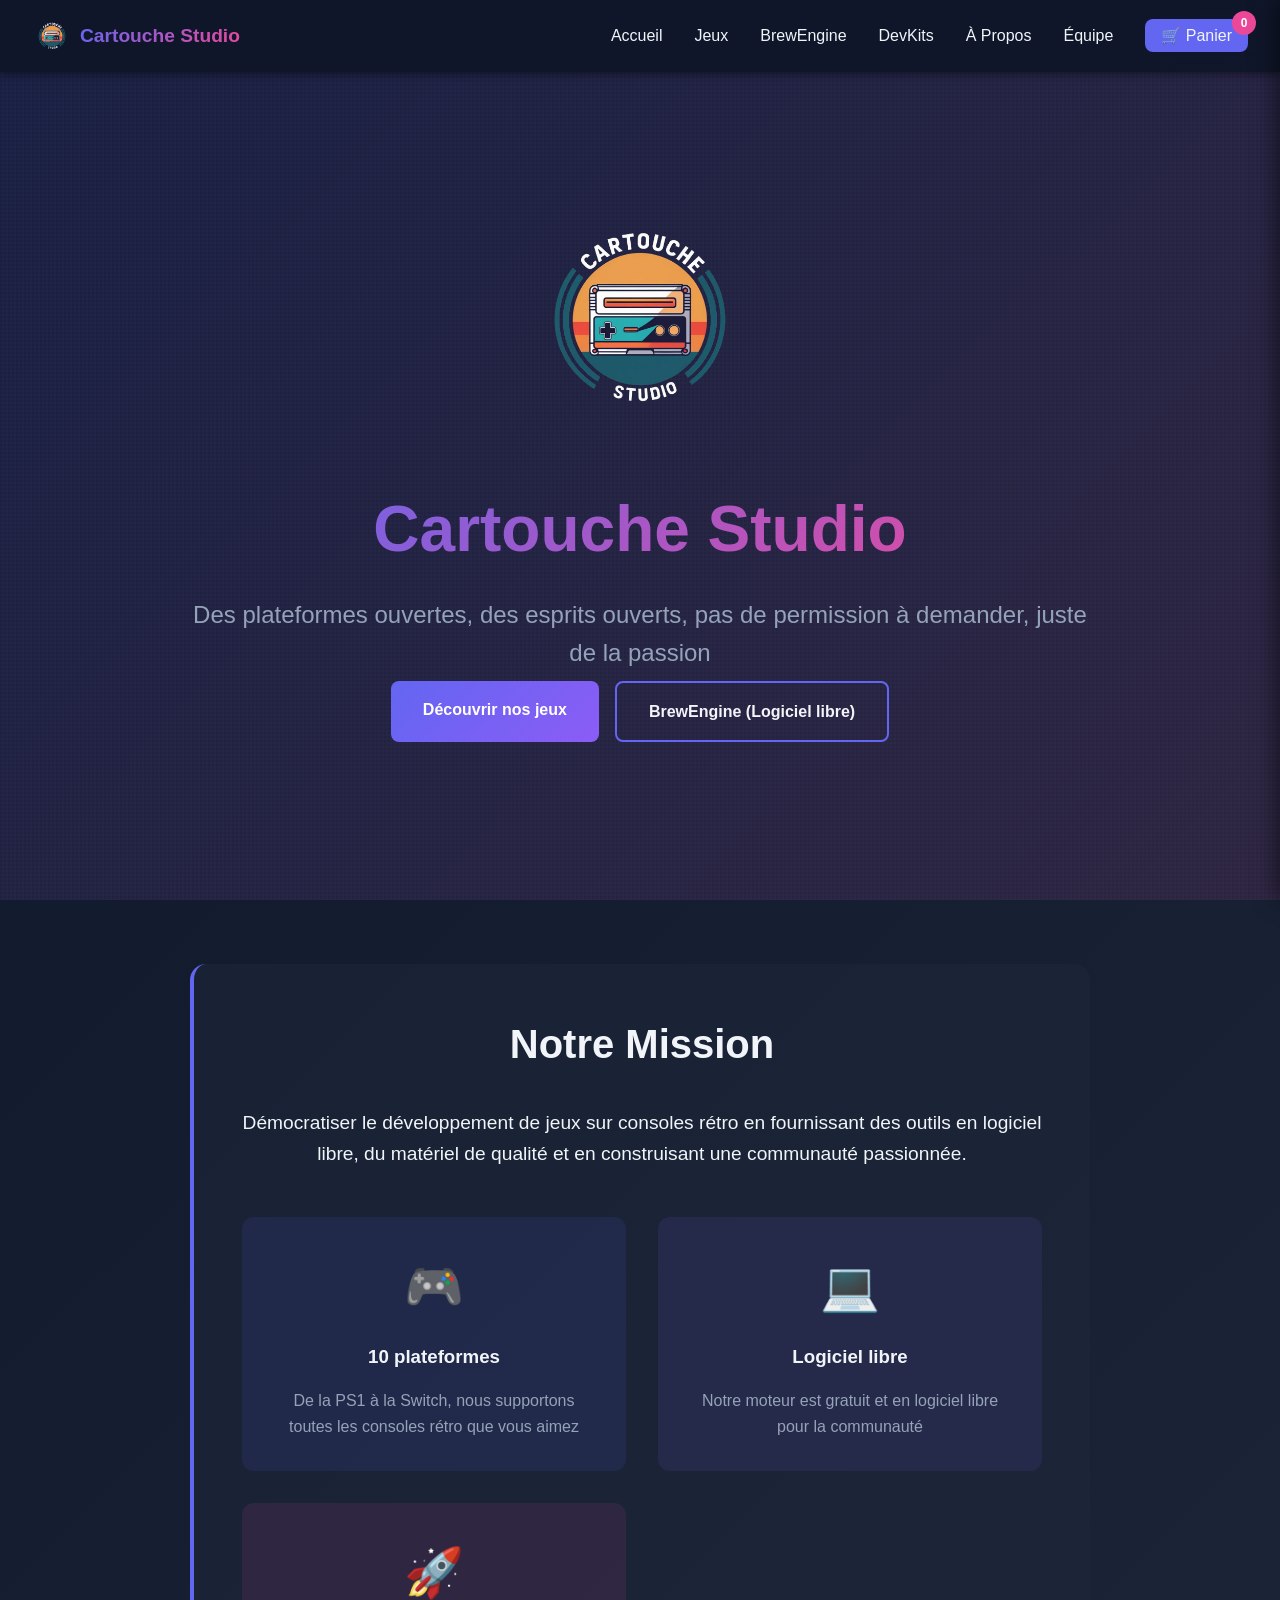
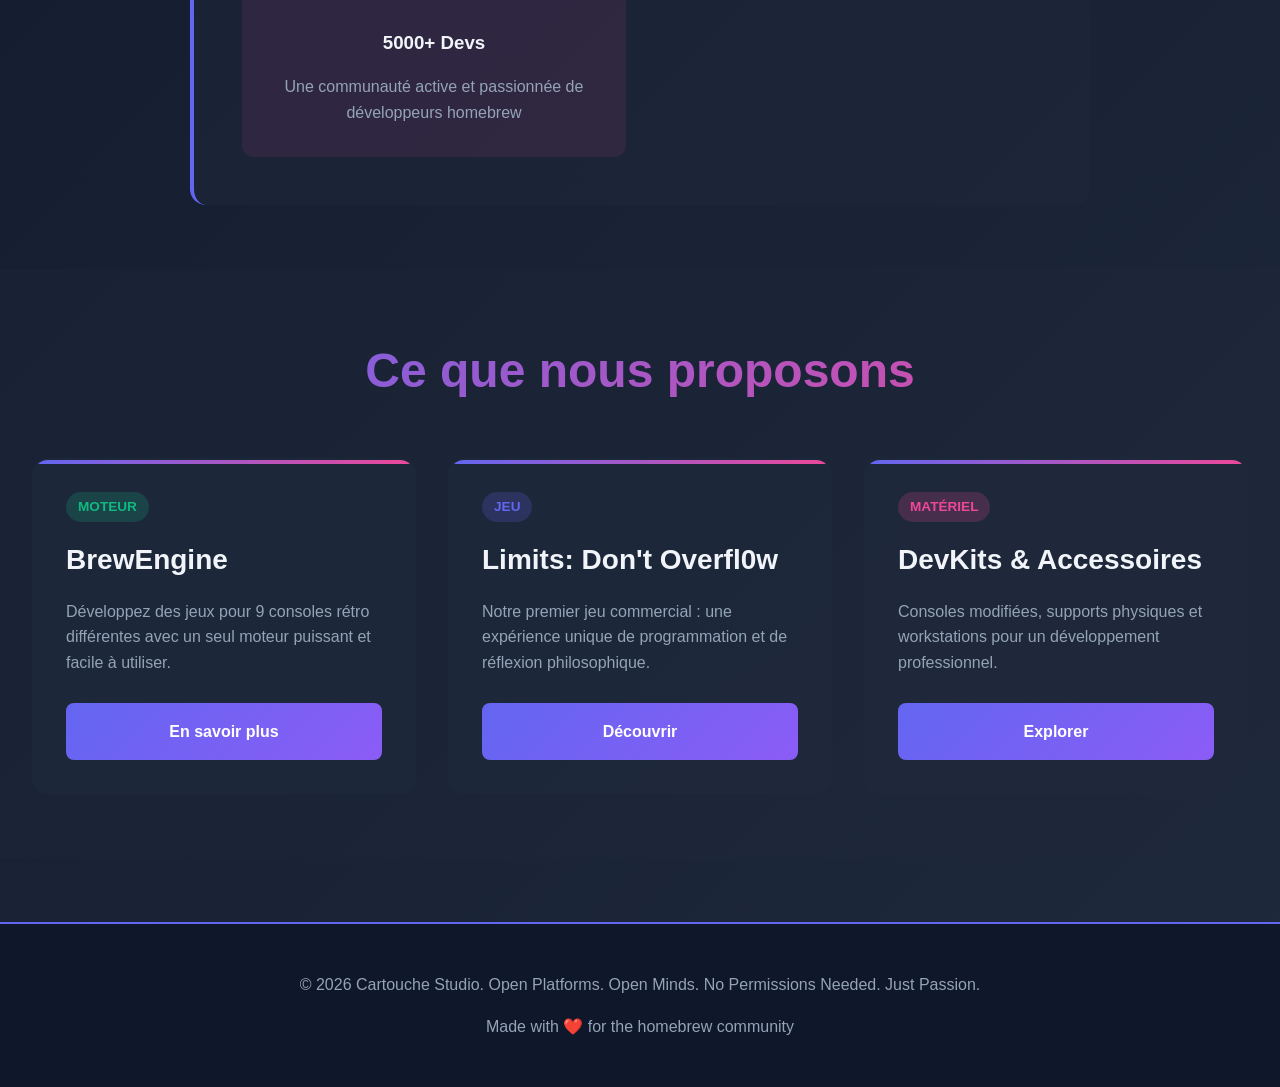
<file: SIO1/Site Vitrine/index.html>
<!DOCTYPE html>
<html lang="fr">
<head>
    <meta charset="UTF-8">
    <meta name="viewport" content="width=device-width, initial-scale=1.0">
    <title>Accueil - Cartouche Studio</title>
    <link rel="stylesheet" href="./styles/styles.css">
</head>
<body>
    <!-- Navigation -->
    <nav>
        <div class="container">
            <a href="index.html" class="logo-brand">
                <img src="./logo.png" alt="Cartouche Studio Logo" class="logo-img">
                <span>Cartouche Studio</span>
            </a>
            <ul>
                <li><a href="index.html">Accueil</a></li>
                <li><a href="games.html">Jeux</a></li>
                <li><a href="engine.html">BrewEngine</a></li>
                <li><a href="devkits.html">DevKits</a></li>
                <li><a href="about.html">À Propos</a></li>
                <li><a href="team.html">Équipe</a></li>
                <li>
                    <a href="#" class="cart-btn" onclick="toggleCart()">
                        🛒 Panier
                        <span class="cart-count" id="cartCount">0</span>
                    </a>
                </li>
            </ul>
        </div>
    </nav>

    <!-- Hero Section -->
    <section class="hero">
        <div class="hero-content fade-in">
            <img src="./logo.png" alt="Cartouche Studio Logo" class="hero-logo">
            <h1>Cartouche Studio</h1>
            <p class="tagline">Des plateformes ouvertes, des esprits ouverts, pas de permission à demander, juste de la passion</p>
            <div class="cta-buttons">
                <a href="games.html" class="btn btn-primary">Découvrir nos jeux</a>
                <a href="engine.html" class="btn btn-secondary">BrewEngine (Logiciel libre)</a>
            </div>
        </div>
    </section>

    <!-- Mission Section -->
    <section style="padding: 4rem 2rem;">
        <div class="about-content fade-in">
            <h2 style="font-size: 2.5rem; margin-bottom: 2rem; text-align: center;">Notre Mission</h2>
            <p style="font-size: 1.2rem; text-align: center; margin-bottom: 2rem;">
                Démocratiser le développement de jeux sur consoles rétro en fournissant des outils en logiciel libre,
                du matériel de qualité et en construisant une communauté passionnée.
            </p>
            
            <div style="display: grid; grid-template-columns: repeat(auto-fit, minmax(250px, 1fr)); gap: 2rem; margin-top: 3rem;">
                <div style="text-align: center; padding: 2rem; background: rgba(99, 102, 241, 0.1); border-radius: 12px;">
                    <div style="font-size: 3rem; margin-bottom: 1rem;">🎮</div>
                    <h3 style="margin-bottom: 1rem;">10 plateformes</h3>
                    <p style="color: var(--text-muted);">De la PS1 à la Switch, nous supportons toutes les consoles rétro que vous aimez</p>
                </div>
                
                <div style="text-align: center; padding: 2rem; background: rgba(139, 92, 246, 0.1); border-radius: 12px;">
                    <div style="font-size: 3rem; margin-bottom: 1rem;">💻</div>
                    <h3 style="margin-bottom: 1rem;">Logiciel libre</h3>
                    <p style="color: var(--text-muted);">Notre moteur est gratuit et en logiciel libre pour la communauté</p>
                </div>
                
                <div style="text-align: center; padding: 2rem; background: rgba(236, 72, 153, 0.1); border-radius: 12px;">
                    <div style="font-size: 3rem; margin-bottom: 1rem;">🚀</div>
                    <h3 style="margin-bottom: 1rem;">5000+ Devs</h3>
                    <p style="color: var(--text-muted);">Une communauté active et passionnée de développeurs homebrew</p>
                </div>
            </div>
        </div>
    </section>

    <!-- Features Section -->
    <section style="padding: 4rem 2rem; background: rgba(30, 41, 59, 0.3);">
        <h2 class="section-title">Ce que nous proposons</h2>
        <div class="products-grid">
            <div class="product-card fade-in">
                <span class="product-badge badge-software badge-free">MOTEUR</span>
                <h3>BrewEngine</h3>
                <p>Développez des jeux pour 9 consoles rétro différentes avec un seul moteur puissant et facile à utiliser.</p>
                <a href="engine.html" class="btn btn-primary" style="width: 100%; text-align: center;">En savoir plus</a>
            </div>
            
            <div class="product-card fade-in">
                <span class="product-badge badge-software">JEU</span>
                <h3>Limits: Don't Overfl0w</h3>
                <p>Notre premier jeu commercial : une expérience unique de programmation et de réflexion philosophique.</p>
                <a href="games.html" class="btn btn-primary" style="width: 100%; text-align: center;">Découvrir</a>
            </div>
            
            <div class="product-card fade-in">
                <span class="product-badge badge-hardware">MATÉRIEL</span>
                <h3>DevKits & Accessoires</h3>
                <p>Consoles modifiées, supports physiques et workstations pour un développement professionnel.</p>
                <a href="devkits.html" class="btn btn-primary" style="width: 100%; text-align: center;">Explorer</a>
            </div>
        </div>
    </section>

    <!-- Footer -->
    <footer>
        <p>&copy; 2026 Cartouche Studio. Open Platforms. Open Minds. No Permissions Needed. Just Passion.</p>
        <p style="margin-top: 1rem;">Made with ❤️ for the homebrew community</p>
    </footer>

    <!-- Cart Sidebar -->
    <div class="cart-sidebar" id="cartSidebar">
        <div class="cart-header">
            <h2>🛒 Votre Panier</h2>
            <button class="close-cart" onclick="toggleCart()">×</button>
        </div>
        <div class="cart-items" id="cartItems"></div>
        <div class="cart-footer" id="cartFooter" style="display: none;">
            <div class="cart-total">
                <span>Total:</span>
                <span id="cartTotal">0$</span>
            </div>
            <button class="btn btn-primary" style="width: 100%;" onclick="checkout()">Commander</button>
        </div>
    </div>

    <script src="./js/cart.js"></script>
</body>
</html>
</file>
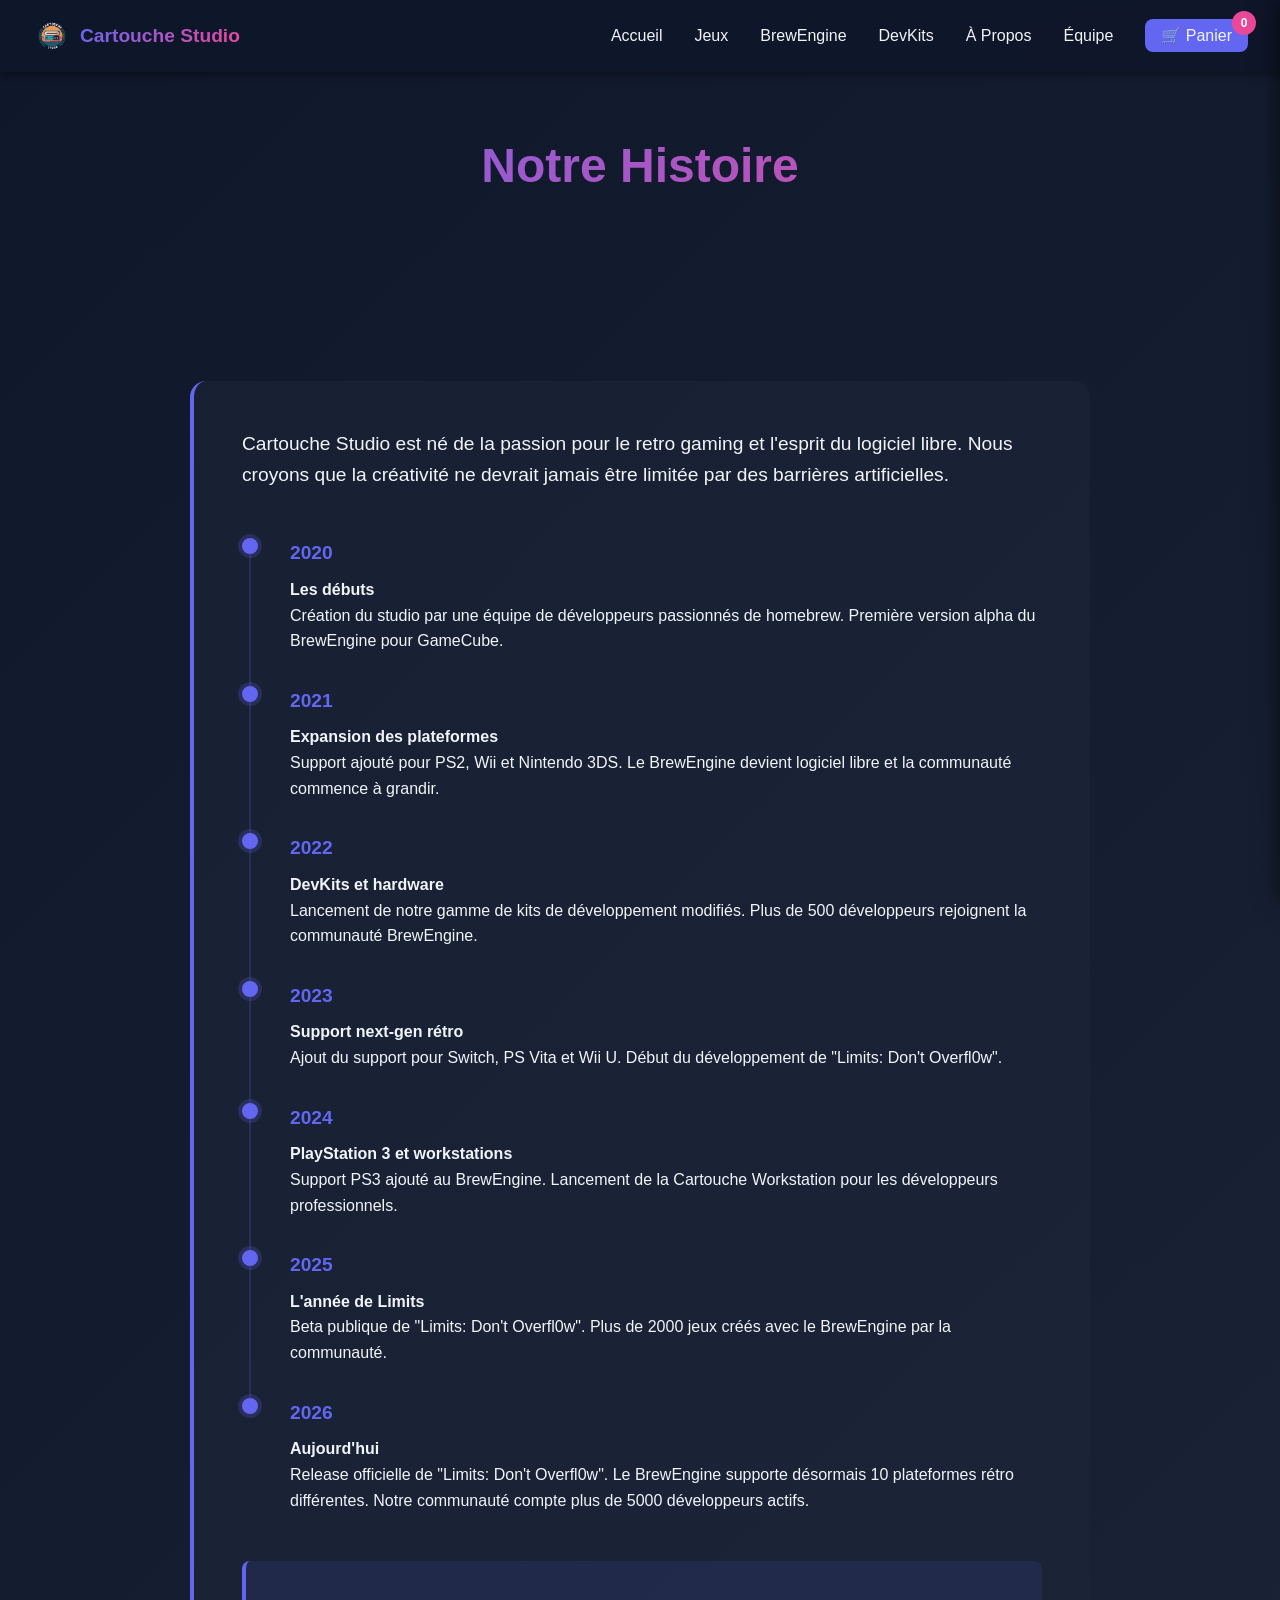
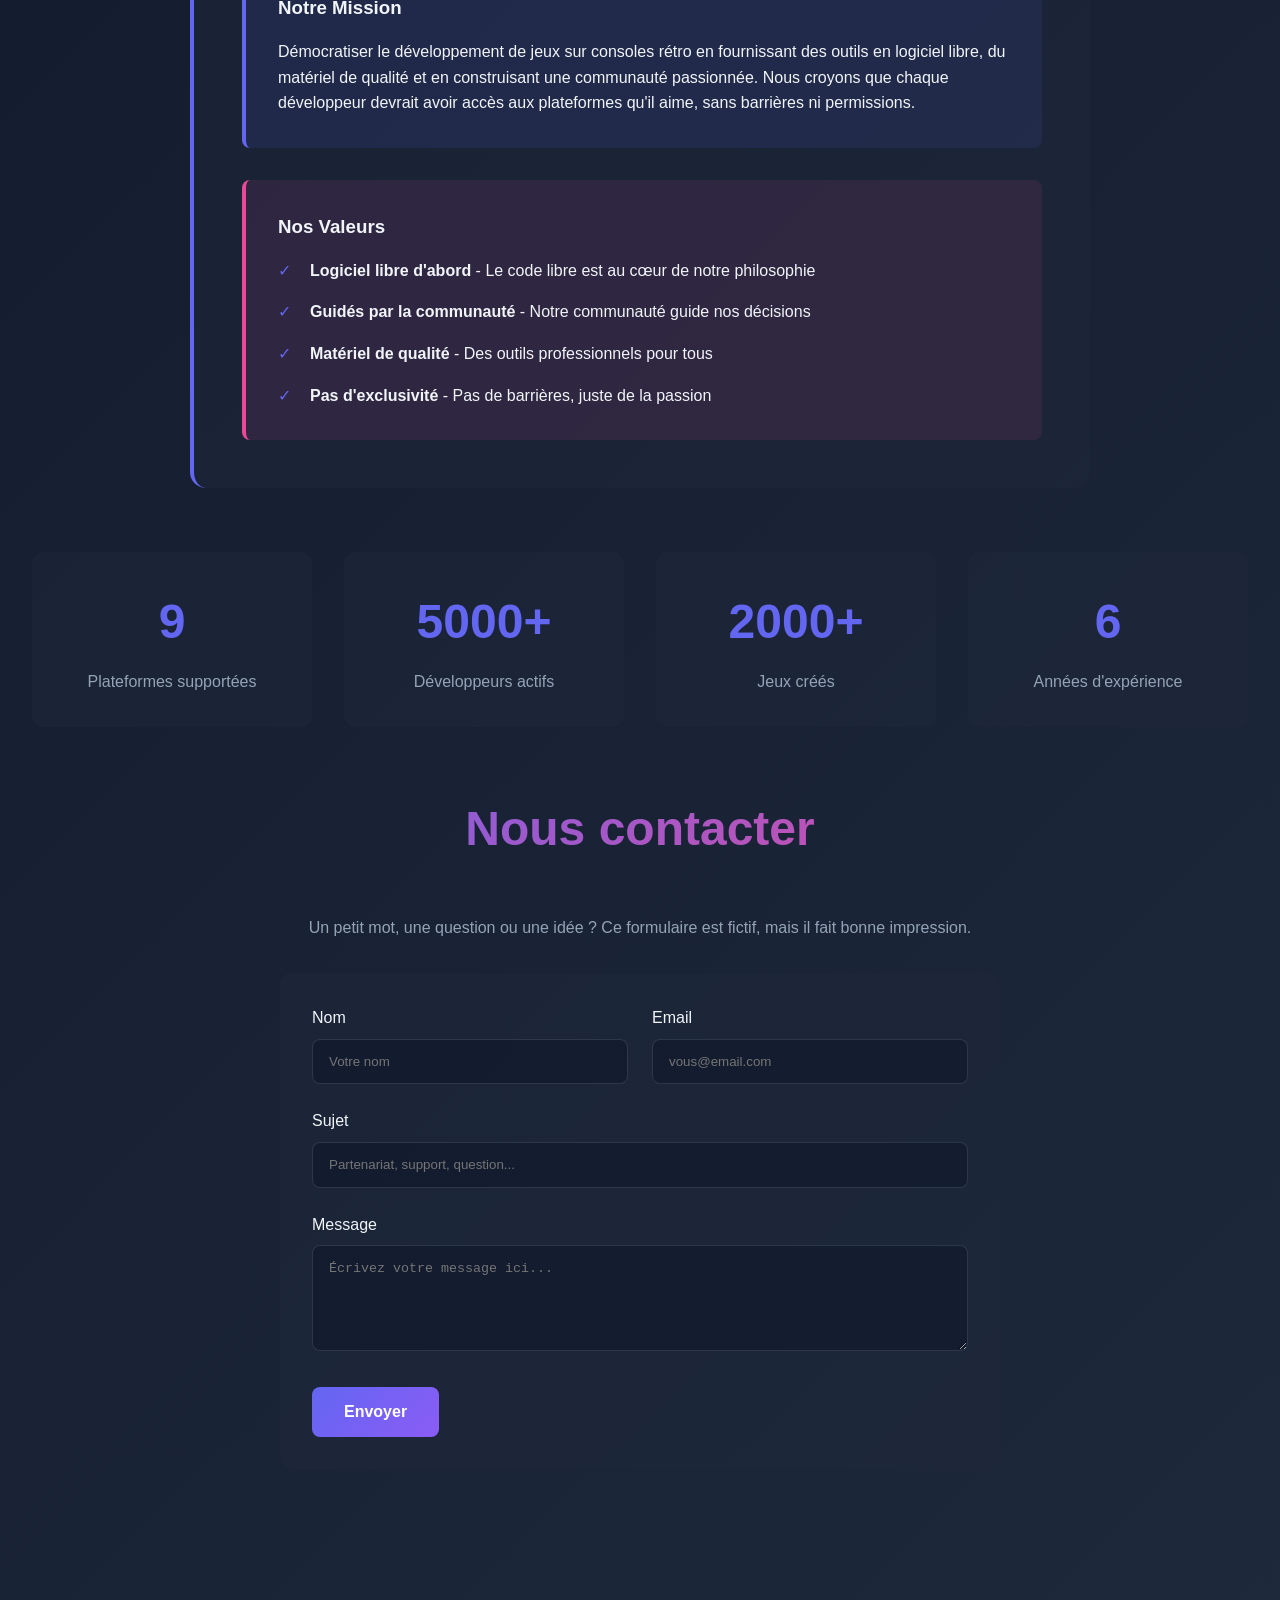
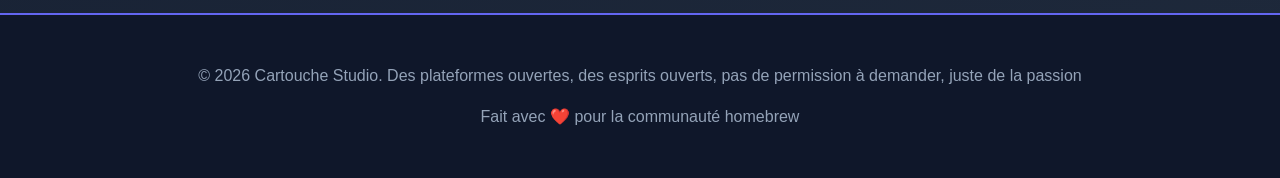
<file: SIO1/Site Vitrine/about.html>
<!DOCTYPE html>
<html lang="fr">
<head>
    <meta charset="UTF-8">
    <meta name="viewport" content="width=device-width, initial-scale=1.0">
    <title>À Propos - Cartouche Studio</title>
    <link rel="stylesheet" href="./styles/styles.css">
</head>
<body>
    <!-- Navigation -->
    <nav>
        <div class="container">
            <a href="index.html" class="logo-brand">
                <img src="./logo.png" alt="Cartouche Studio Logo" class="logo-img">
                <span>Cartouche Studio</span>
            </a>
            <ul>
                <li><a href="index.html">Accueil</a></li>
                <li><a href="games.html">Jeux</a></li>
                <li><a href="engine.html">BrewEngine</a></li>
                <li><a href="devkits.html">DevKits</a></li>
                <li><a href="about.html">À Propos</a></li>
                <li><a href="team.html">Équipe</a></li>
                <li>
                    <a href="#" class="cart-btn" onclick="toggleCart()">
                        🛒 Panier
                        <span class="cart-count" id="cartCount">0</span>
                    </a>
                </li>
            </ul>
        </div>
    </nav>

    <!-- Page Header -->
    <div class="page-header">
        <h1 class="section-title">Notre Histoire</h1>
    </div>

    <!-- About Section -->
    <section>
        <div class="about-content fade-in">
            <p style="font-size: 1.2rem; margin-bottom: 2rem;">
                Cartouche Studio est né de la passion pour le retro gaming et l'esprit du logiciel libre. 
                Nous croyons que la créativité ne devrait jamais être limitée par des barrières artificielles.
            </p>
            
            <div class="timeline">
                <div class="timeline-item">
                    <div class="timeline-year">2020</div>
                    <h4>Les débuts</h4>
                    <p>Création du studio par une équipe de développeurs passionnés de homebrew. Première version alpha du BrewEngine pour GameCube.</p>
                </div>
                
                <div class="timeline-item">
                    <div class="timeline-year">2021</div>
                    <h4>Expansion des plateformes</h4>
                    <p>Support ajouté pour PS2, Wii et Nintendo 3DS. Le BrewEngine devient logiciel libre et la communauté commence à grandir.</p>
                </div>
                
                <div class="timeline-item">
                    <div class="timeline-year">2022</div>
                    <h4>DevKits et hardware</h4>
                    <p>Lancement de notre gamme de kits de développement modifiés. Plus de 500 développeurs rejoignent la communauté BrewEngine.</p>
                </div>
                
                <div class="timeline-item">
                    <div class="timeline-year">2023</div>
                    <h4>Support next-gen rétro</h4>
                    <p>Ajout du support pour Switch, PS Vita et Wii U. Début du développement de "Limits: Don't Overfl0w".</p>
                </div>
                
                <div class="timeline-item">
                    <div class="timeline-year">2024</div>
                    <h4>PlayStation 3 et workstations</h4>
                    <p>Support PS3 ajouté au BrewEngine. Lancement de la Cartouche Workstation pour les développeurs professionnels.</p>
                </div>
                
                <div class="timeline-item">
                    <div class="timeline-year">2025</div>
                    <h4>L'année de Limits</h4>
                    <p>Beta publique de "Limits: Don't Overfl0w". Plus de 2000 jeux créés avec le BrewEngine par la communauté.</p>
                </div>

                <div class="timeline-item">
                    <div class="timeline-year">2026</div>
                    <h4>Aujourd'hui</h4>
                    <p>Release officielle de "Limits: Don't Overfl0w". Le BrewEngine supporte désormais 10 plateformes rétro différentes. Notre communauté compte plus de 5000 développeurs actifs.</p>
                </div>
            </div>

            <div style="margin-top: 3rem; padding: 2rem; background: rgba(99, 102, 241, 0.1); border-left: 4px solid var(--primary); border-radius: 8px;">
                <h3 style="margin-bottom: 1rem;">Notre Mission</h3>
                <p>
                    Démocratiser le développement de jeux sur consoles rétro en fournissant des outils en logiciel libre, 
                    du matériel de qualité et en construisant une communauté passionnée. Nous croyons que chaque 
                    développeur devrait avoir accès aux plateformes qu'il aime, sans barrières ni permissions.
                </p>
            </div>

            <div style="margin-top: 2rem; padding: 2rem; background: rgba(236, 72, 153, 0.1); border-left: 4px solid var(--accent); border-radius: 8px;">
                <h3 style="margin-bottom: 1rem;">Nos Valeurs</h3>
                <ul style="list-style: none; padding: 0;">
                    <li style="margin-bottom: 1rem; padding-left: 2rem; position: relative;">
                        <span style="position: absolute; left: 0; color: var(--primary);">✓</span>
                        <strong>Logiciel libre d'abord</strong> - Le code libre est au cœur de notre philosophie
                    </li>
                    <li style="margin-bottom: 1rem; padding-left: 2rem; position: relative;">
                        <span style="position: absolute; left: 0; color: var(--primary);">✓</span>
                        <strong>Guidés par la communauté</strong> - Notre communauté guide nos décisions
                    </li>
                    <li style="margin-bottom: 1rem; padding-left: 2rem; position: relative;">
                        <span style="position: absolute; left: 0; color: var(--primary);">✓</span>
                        <strong>Matériel de qualité</strong> - Des outils professionnels pour tous
                    </li>
                    <li style="padding-left: 2rem; position: relative;">
                        <span style="position: absolute; left: 0; color: var(--primary);">✓</span>
                        <strong>Pas d'exclusivité</strong> - Pas de barrières, juste de la passion
                    </li>
                </ul>
            </div>
        </div>

        <!-- Stats Section -->
        <div style="margin-top: 4rem; display: grid; grid-template-columns: repeat(auto-fit, minmax(200px, 1fr)); gap: 2rem;">
            <div style="text-align: center; padding: 2rem; background: rgba(30, 41, 59, 0.5); border-radius: 12px;" class="fade-in">
                <div style="font-size: 3rem; font-weight: bold; color: var(--primary); margin-bottom: 0.5rem;">9</div>
                <div style="color: var(--text-muted);">Plateformes supportées</div>
            </div>
            <div style="text-align: center; padding: 2rem; background: rgba(30, 41, 59, 0.5); border-radius: 12px;" class="fade-in">
                <div style="font-size: 3rem; font-weight: bold; color: var(--primary); margin-bottom: 0.5rem;">5000+</div>
                <div style="color: var(--text-muted);">Développeurs actifs</div>
            </div>
            <div style="text-align: center; padding: 2rem; background: rgba(30, 41, 59, 0.5); border-radius: 12px;" class="fade-in">
                <div style="font-size: 3rem; font-weight: bold; color: var(--primary); margin-bottom: 0.5rem;">2000+</div>
                <div style="color: var(--text-muted);">Jeux créés</div>
            </div>
            <div style="text-align: center; padding: 2rem; background: rgba(30, 41, 59, 0.5); border-radius: 12px;" class="fade-in">
                <div style="font-size: 3rem; font-weight: bold; color: var(--primary); margin-bottom: 0.5rem;">6</div>
                <div style="color: var(--text-muted);">Années d'expérience</div>
            </div>
        </div>

        <!-- Contact Section -->
        <div style="margin-top: 4rem;">
            <h2 class="section-title">Nous contacter</h2>
            <p style="text-align: center; color: var(--text-muted); margin-bottom: 2rem;">
                Un petit mot, une question ou une idée ? Ce formulaire est fictif, mais il fait bonne impression.
            </p>
            <form style="max-width: 720px; margin: 0 auto; padding: 2rem; background: rgba(30, 41, 59, 0.5); border-radius: 12px;" class="fade-in">
                <div style="display: grid; grid-template-columns: repeat(auto-fit, minmax(220px, 1fr)); gap: 1.5rem;">
                    <div>
                        <label for="contactName" style="display: block; margin-bottom: 0.5rem;">Nom</label>
                        <input id="contactName" type="text" placeholder="Votre nom" style="width: 100%; padding: 0.9rem 1rem; border-radius: 8px; border: 1px solid rgba(148, 163, 184, 0.2); background: rgba(15, 23, 42, 0.6); color: var(--text);">
                    </div>
                    <div>
                        <label for="contactEmail" style="display: block; margin-bottom: 0.5rem;">Email</label>
                        <input id="contactEmail" type="email" placeholder="vous@email.com" style="width: 100%; padding: 0.9rem 1rem; border-radius: 8px; border: 1px solid rgba(148, 163, 184, 0.2); background: rgba(15, 23, 42, 0.6); color: var(--text);">
                    </div>
                </div>
                <div style="margin-top: 1.5rem;">
                    <label for="contactSubject" style="display: block; margin-bottom: 0.5rem;">Sujet</label>
                    <input id="contactSubject" type="text" placeholder="Partenariat, support, question..." style="width: 100%; padding: 0.9rem 1rem; border-radius: 8px; border: 1px solid rgba(148, 163, 184, 0.2); background: rgba(15, 23, 42, 0.6); color: var(--text);">
                </div>
                <div style="margin-top: 1.5rem;">
                    <label for="contactMessage" style="display: block; margin-bottom: 0.5rem;">Message</label>
                    <textarea id="contactMessage" rows="5" placeholder="Écrivez votre message ici..." style="width: 100%; padding: 0.9rem 1rem; border-radius: 8px; border: 1px solid rgba(148, 163, 184, 0.2); background: rgba(15, 23, 42, 0.6); color: var(--text); resize: vertical;"></textarea>
                </div>
                <div style="margin-top: 1.75rem; display: flex; justify-content: space-between; align-items: center; gap: 1rem; flex-wrap: wrap;">
                    <button type="button" class="btn btn-primary">Envoyer</button>
                </div>
            </form>
        </div>
    </section>

    <!-- Footer -->
    <footer>
        <p>&copy; 2026 Cartouche Studio. Des plateformes ouvertes, des esprits ouverts, pas de permission à demander, juste de la passion</p>
        <p style="margin-top: 1rem;">Fait avec ❤️ pour la communauté homebrew</p>
    </footer>

    <!-- Cart Sidebar -->
    <div class="cart-sidebar" id="cartSidebar">
        <div class="cart-header">
            <h2>🛒 Votre Panier</h2>
            <button class="close-cart" onclick="toggleCart()">×</button>
        </div>
        <div class="cart-items" id="cartItems"></div>
        <div class="cart-footer" id="cartFooter" style="display: none;">
            <div class="cart-total">
                <span>Total:</span>
                <span id="cartTotal">0$</span>
            </div>
            <button class="btn btn-primary" style="width: 100%;" onclick="checkout()">Commander</button>
        </div>
    </div>

    <script src="./js/cart.js"></script>
</body>
</html>
</file>
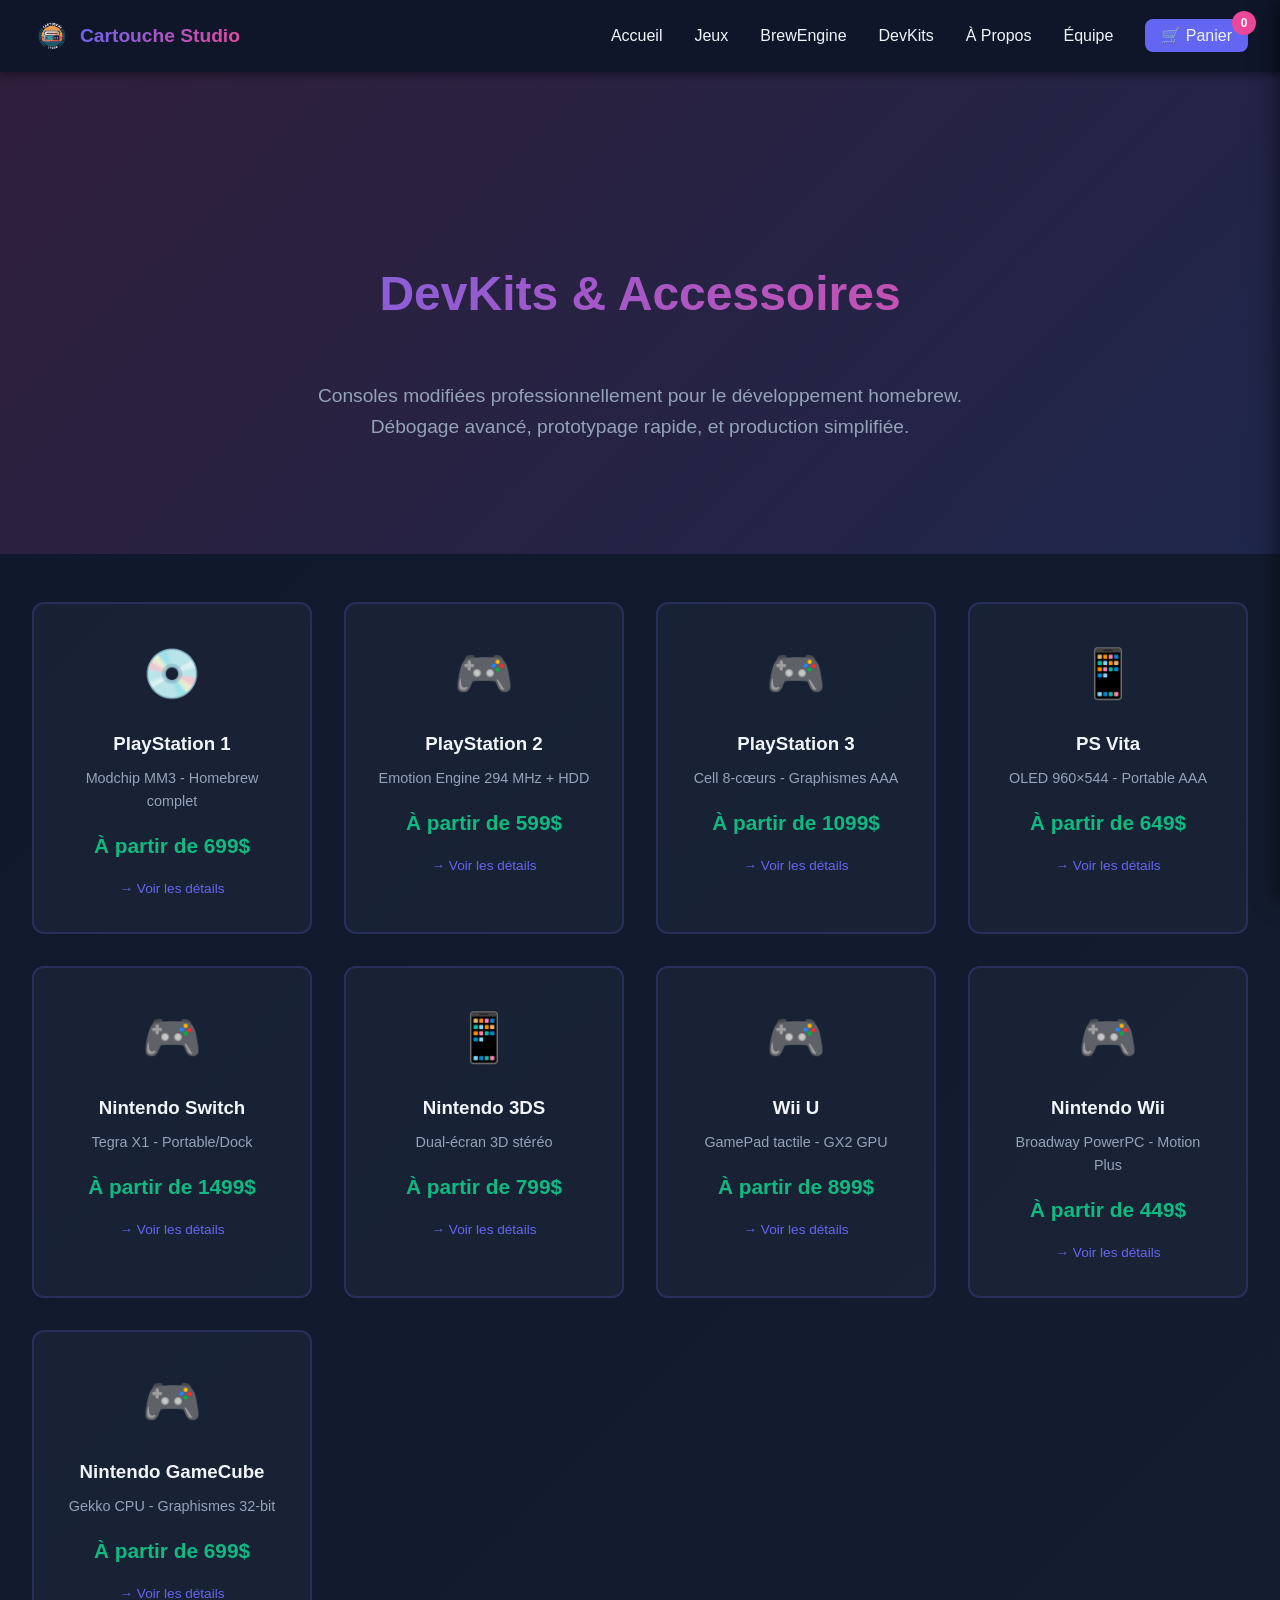
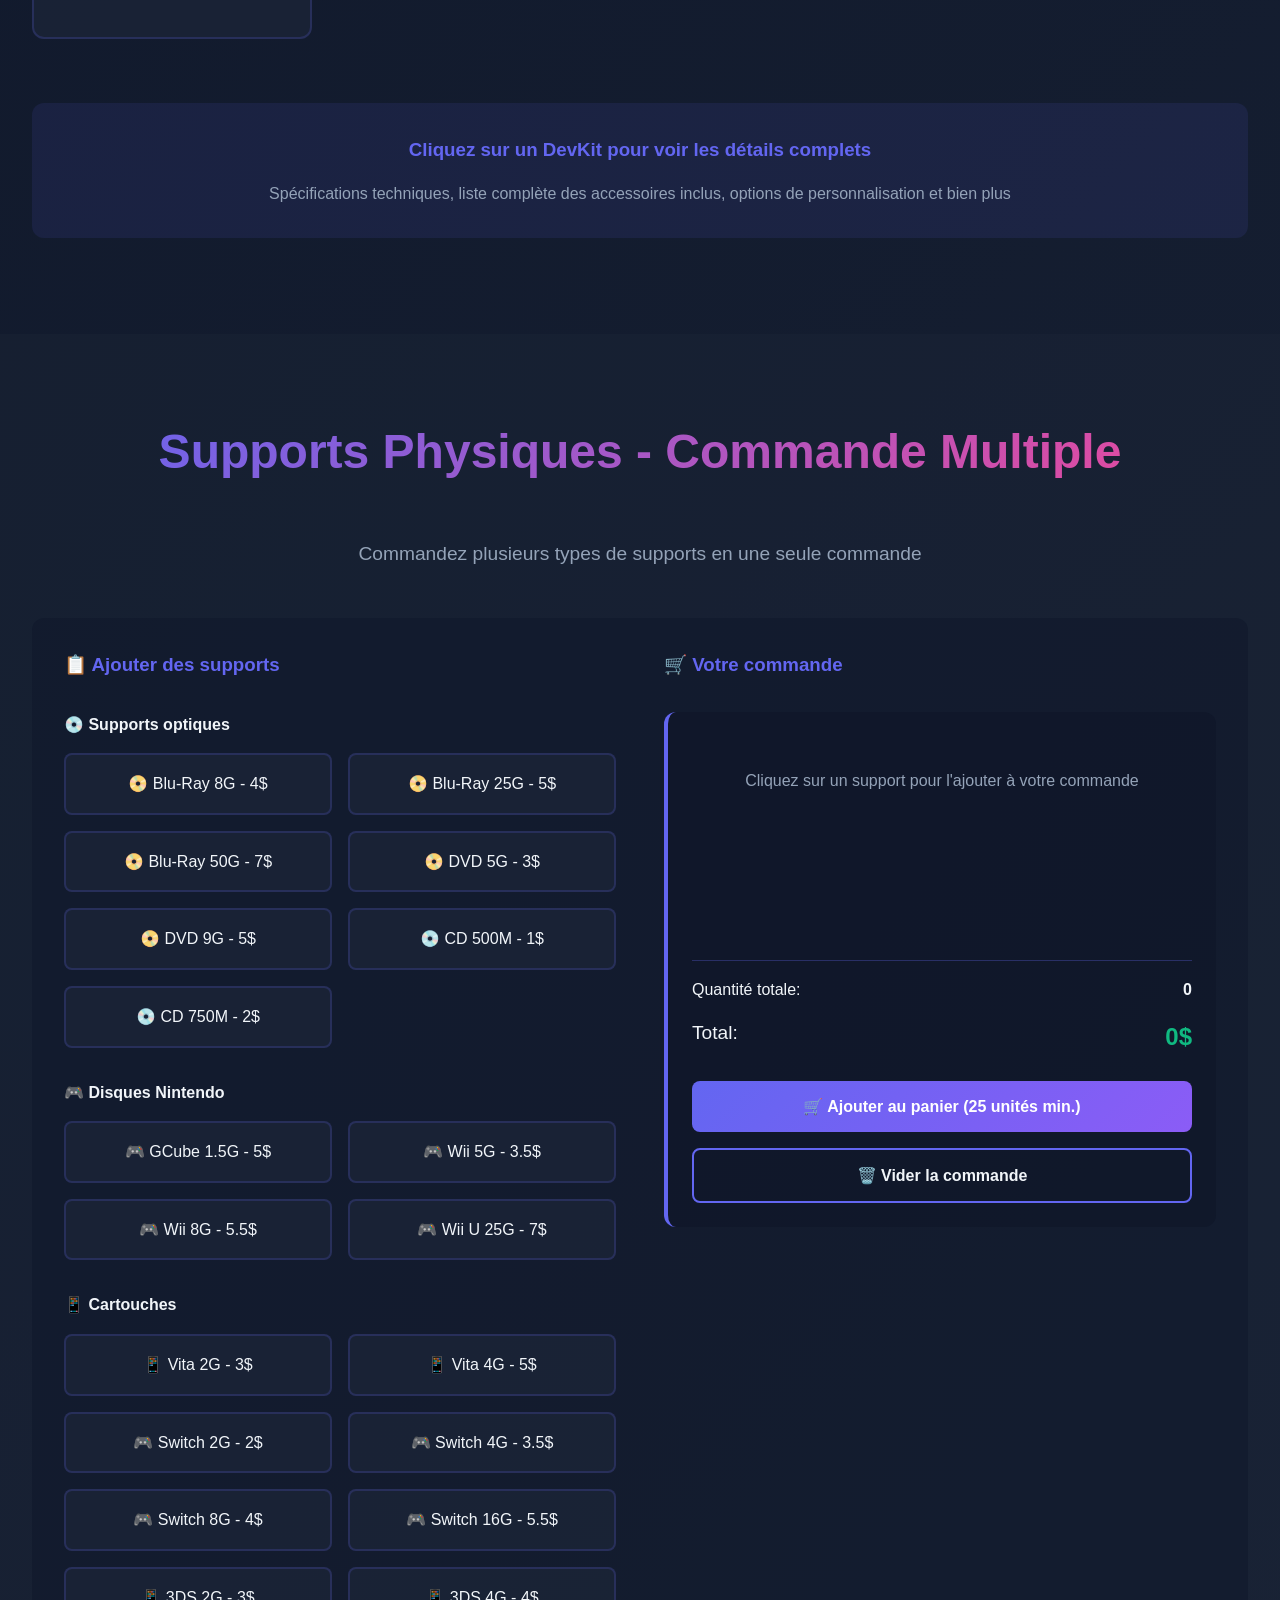
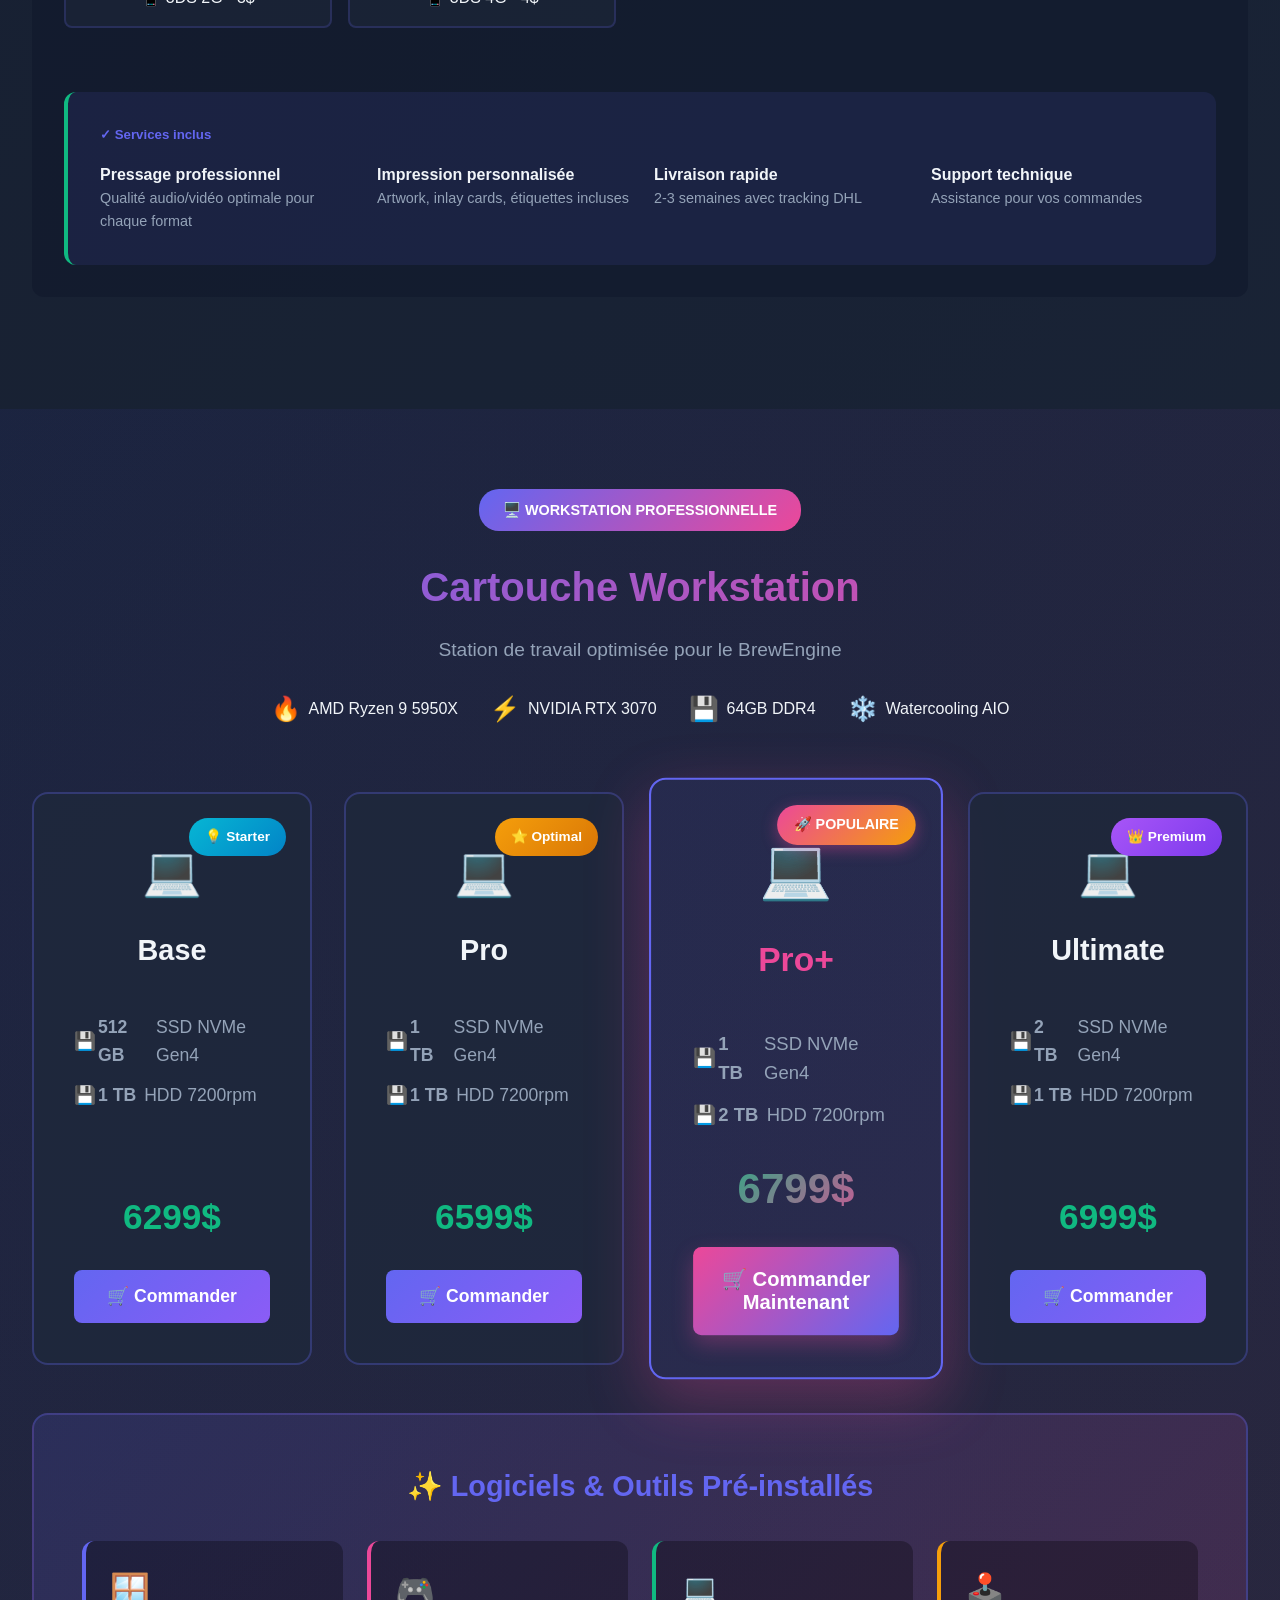
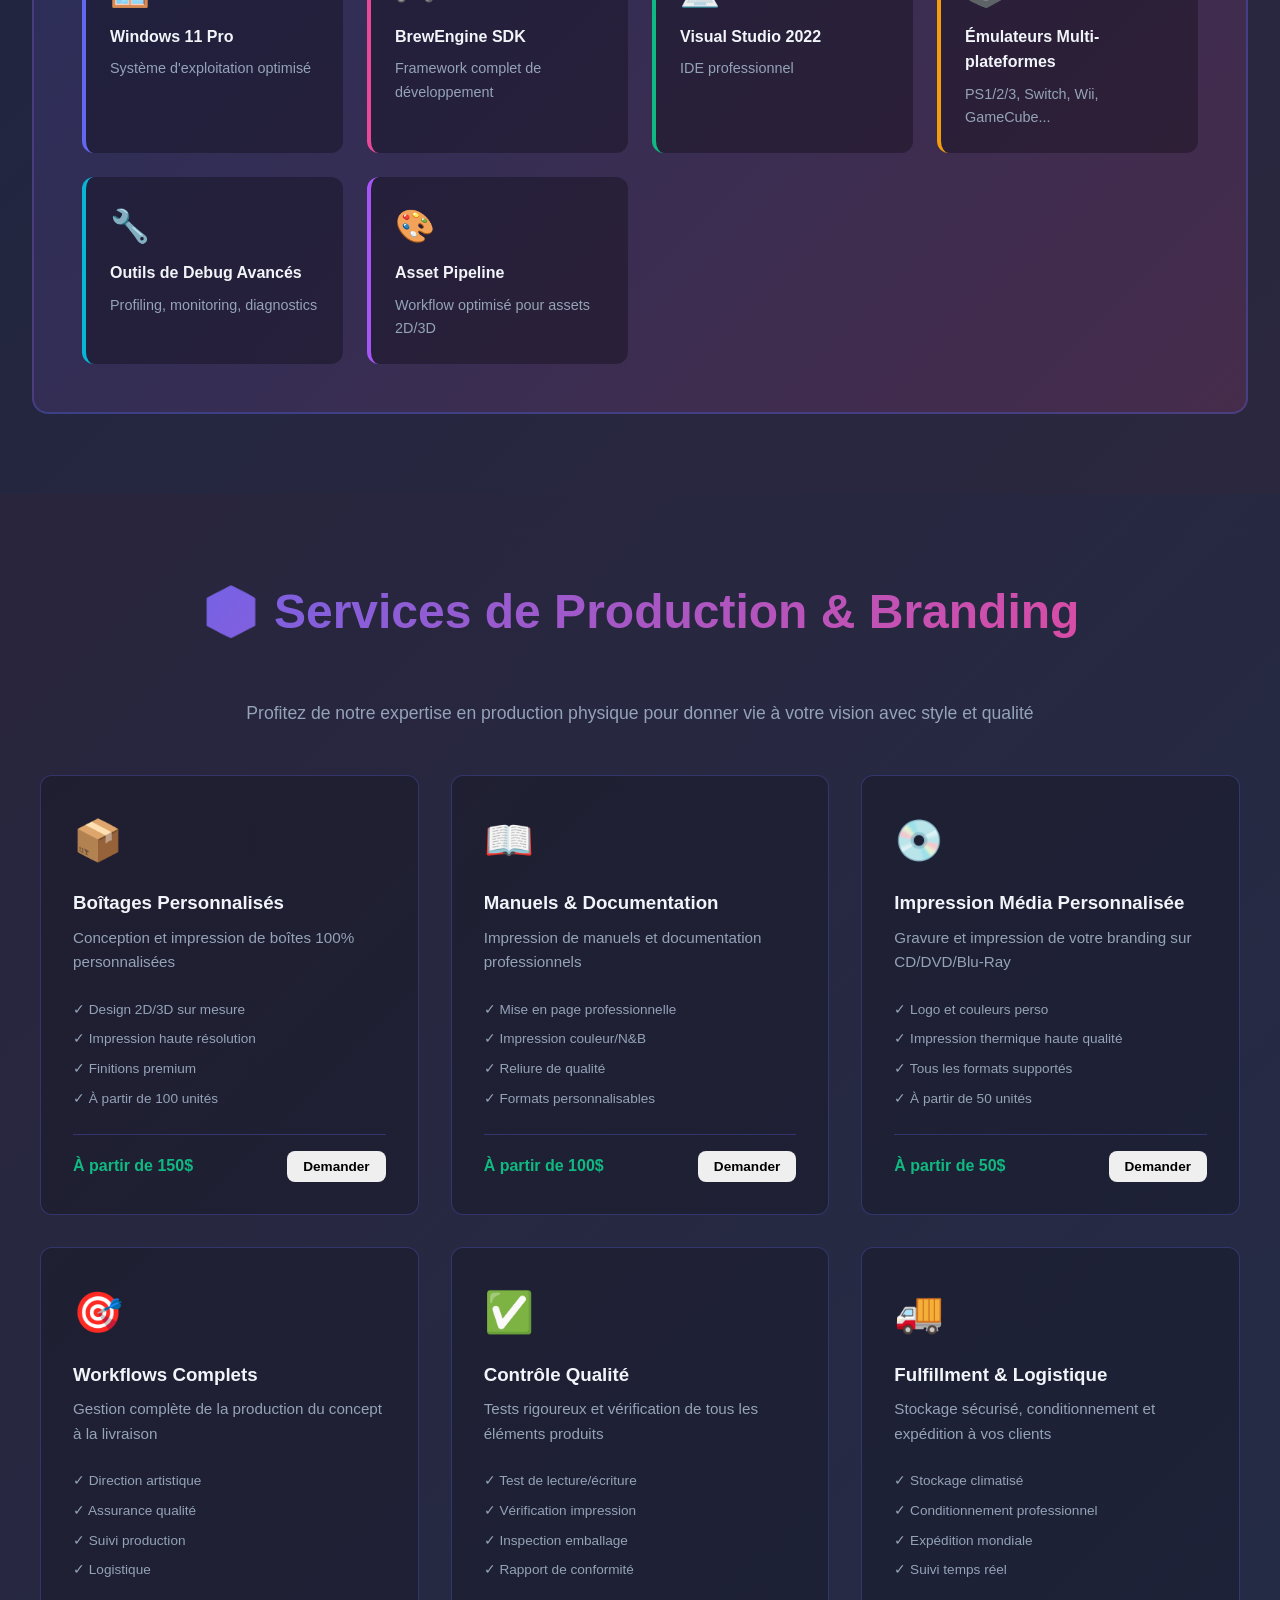
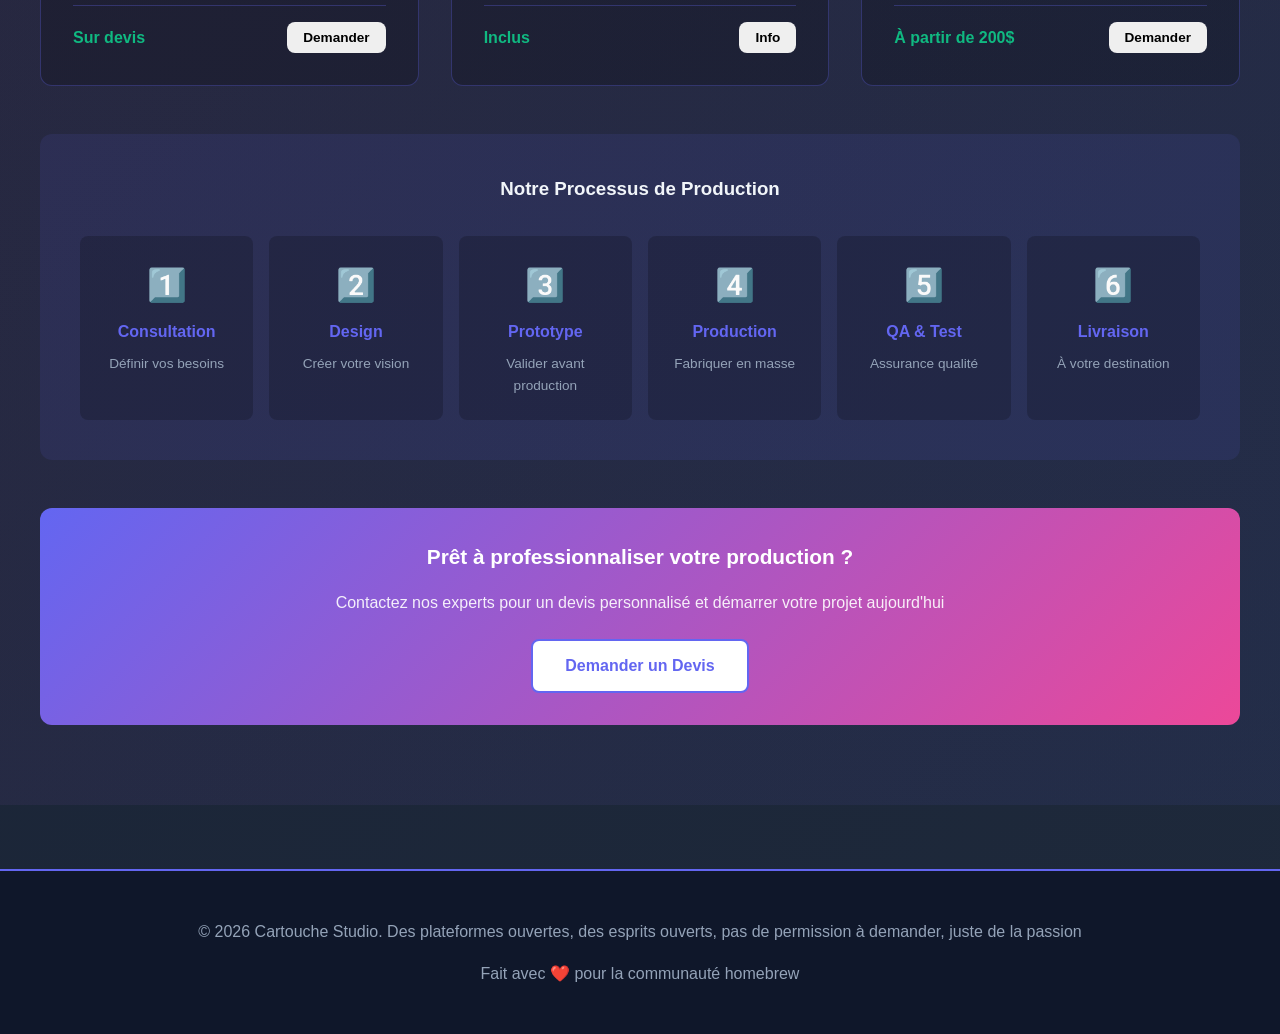
<file: SIO1/Site Vitrine/devkits.html>
<!DOCTYPE html>
<html lang="fr">
<head>
    <meta charset="UTF-8">
    <meta name="viewport" content="width=device-width, initial-scale=1.0">
    <title>DevKits & Accessoires - Cartouche Studio</title>
    <link rel="stylesheet" href="./styles/styles.css">
    <link rel="stylesheet" href="./styles/devkits.css">
</head>
<body>
    <!-- Navigation -->
    <nav>
        <div class="container">
            <a href="index.html" class="logo-brand">
                <img src="./logo.png" alt="Cartouche Studio Logo" class="logo-img">
                <span>Cartouche Studio</span>
            </a>
            <ul>
                <li><a href="index.html">Accueil</a></li>
                <li><a href="games.html">Jeux</a></li>
                <li><a href="engine.html">BrewEngine</a></li>
                <li><a href="devkits.html">DevKits</a></li>
                <li><a href="about.html">À Propos</a></li>
                <li><a href="team.html">Équipe</a></li>
                <li>
                    <a href="#" class="cart-btn" onclick="toggleCart()">
                        🛒 Panier
                        <span class="cart-count" id="cartCount">0</span>
                    </a>
                </li>
            </ul>
        </div>
    </nav>

    <!-- Hero -->
    <div class="devkit-hero">
        <div class="page-header">
            <h1 class="section-title">DevKits & Accessoires</h1>
            <p style="color: var(--text-muted); font-size: 1.2rem; max-width: 900px; margin: 0 auto;">
                Consoles modifiées professionnellement pour le développement homebrew.<br>
                Débogage avancé, prototypage rapide, et production simplifiée.
            </p>
        </div>
    </div>

    <!-- DevKits Section -->
    <section style="padding: 3rem 2rem;">
        <div style="max-width: 1400px; margin: 0 auto;">
            
            <!-- DevKits Grid Overview -->
            <div id="devkits-grid" style="display: grid; grid-template-columns: repeat(auto-fit, minmax(250px, 1fr)); gap: 2rem; margin-bottom: 4rem;">
                <!-- Les cartes seront générées dynamiquement par JavaScript -->
            </div>

            <div style="background: rgba(99, 102, 241, 0.1); padding: 2rem; border-radius: 12px; text-align: center; margin: 3rem 0;">
                <h3 style="color: var(--primary); margin-bottom: 1rem;">Cliquez sur un DevKit pour voir les détails complets</h3>
                <p style="color: var(--text-muted);">Spécifications techniques, liste complète des accessoires inclus, options de personnalisation et bien plus</p>
            </div>
    </section>



    <!-- Physical Media Section -->
    <section style="padding: 5rem 2rem; background: rgba(30, 41, 59, 0.3);">
        <div style="max-width: 1400px; margin: 0 auto;">
            <h2 class="section-title">Supports Physiques - Commande Multiple</h2>
            <p style="text-align: center; color: var(--text-muted); margin-bottom: 3rem; font-size: 1.2rem;">
                Commandez plusieurs types de supports en une seule commande
            </p>

            <div class="media-selector">
                <div style="display: grid; grid-template-columns: 1fr 1fr; gap: 3rem;">
                    <div>
                        <h3 style="margin-bottom: 2rem; color: var(--primary);">📋 Ajouter des supports</h3>
                        <div id="media-options-container"></div>
                    </div>

                    <div>
                        <h3 style="margin-bottom: 2rem; color: var(--primary);">🛒 Votre commande</h3>
                        <div style="background: rgba(15, 23, 42, 0.8); padding: 1.5rem; border-radius: 12px; border-left: 4px solid var(--primary);">
                            <div id="media-cart" style="min-height: 200px; max-height: 350px; overflow-y: auto; margin-bottom: 1.5rem;">
                                <p style="color: var(--text-muted); text-align: center; padding: 2rem;">
                                    Cliquez sur un support pour l'ajouter à votre commande
                                </p>
                            </div>
                            
                            <div style="border-top: 1px solid rgba(99, 102, 241, 0.3); padding-top: 1rem;">
                                <div style="display: flex; justify-content: space-between; margin-bottom: 1rem;">
                                    <span>Quantité totale:</span>
                                    <span id="media-total-qty" style="font-weight: bold;">0</span>
                                </div>
                                <div style="display: flex; justify-content: space-between; margin-bottom: 1.5rem; font-size: 1.2rem;">
                                    <span>Total:</span>
                                    <span class="product-price" id="media-total-price" style="margin: 0;">0$</span>
                                </div>
                                <button class="btn btn-primary" style="width: 100%; margin-bottom: 1rem;" onclick="checkoutMediaCart()">🛒 Ajouter au panier (25 unités min.)</button>
                                <button class="btn btn-secondary" style="width: 100%;" onclick="clearMediaCart()">🗑️ Vider la commande</button>
                            </div>
                        </div>
                    </div>
                </div>

                <div style="margin-top: 2rem; padding: 2rem; background: rgba(99, 102, 241, 0.1); border-radius: 12px; border-left: 4px solid var(--success);">
                    <h5 style="margin-bottom: 1rem; color: var(--primary);">✓ Services inclus</h5>
                    <div style="display: grid; grid-template-columns: repeat(auto-fit, minmax(200px, 1fr)); gap: 1.5rem;">
                        <div>
                            <strong style="color: var(--text);">Pressage professionnel</strong>
                            <p style="color: var(--text-muted); font-size: 0.9rem;">Qualité audio/vidéo optimale pour chaque format</p>
                        </div>
                        <div>
                            <strong style="color: var(--text);">Impression personnalisée</strong>
                            <p style="color: var(--text-muted); font-size: 0.9rem;">Artwork, inlay cards, étiquettes incluses</p>
                        </div>
                        <div>
                            <strong style="color: var(--text);">Livraison rapide</strong>
                            <p style="color: var(--text-muted); font-size: 0.9rem;">2-3 semaines avec tracking DHL</p>
                        </div>
                        <div>
                            <strong style="color: var(--text);">Support technique</strong>
                            <p style="color: var(--text-muted); font-size: 0.9rem;">Assistance pour vos commandes</p>
                        </div>
                    </div>
                </div>
            </div>
        </div>
    </section>

    <!-- Workstation Section -->
    <section style="padding: 5rem 2rem; background: linear-gradient(135deg, rgba(99, 102, 241, 0.08) 0%, rgba(236, 72, 153, 0.08) 100%); position: relative; overflow: hidden;">
        <div style="position: absolute; top: 0; left: 0; right: 0; bottom: 0;"></div>
        <div style="max-width: 1400px; margin: 0 auto; position: relative; z-index: 1;">
            <div style="text-align: center; margin-bottom: 4rem;">
                <div style="display: inline-block; background: linear-gradient(135deg, var(--primary), var(--accent)); padding: 0.5rem 1.5rem; border-radius: 20px; margin-bottom: 1.5rem;">
                    <span style="color: white; font-weight: bold; font-size: 0.9rem;">🖥️ WORKSTATION PROFESSIONNELLE</span>
                </div>
                <h2 class="section-title" style="font-size: 2.5rem; margin-bottom: 1rem;">Cartouche Workstation</h2>
                <p style="color: var(--text-muted); font-size: 1.2rem; margin-bottom: 0.5rem;">
                    Station de travail optimisée pour le BrewEngine
                </p>
                <div style="display: flex; justify-content: center; gap: 2rem; margin-top: 1.5rem; flex-wrap: wrap;">
                    <div style="display: flex; align-items: center; gap: 0.5rem;">
                        <span style="font-size: 1.5rem;">🔥</span>
                        <span style="color: var(--text);">AMD Ryzen 9 5950X</span>
                    </div>
                    <div style="display: flex; align-items: center; gap: 0.5rem;">
                        <span style="font-size: 1.5rem;">⚡</span>
                        <span style="color: var(--text);">NVIDIA RTX 3070</span>
                    </div>
                    <div style="display: flex; align-items: center; gap: 0.5rem;">
                        <span style="font-size: 1.5rem;">💾</span>
                        <span style="color: var(--text);">64GB DDR4</span>
                    </div>
                    <div style="display: flex; align-items: center; gap: 0.5rem;">
                        <span style="font-size: 1.5rem;">❄️</span>
                        <span style="color: var(--text);">Watercooling AIO</span>
                    </div>
                </div>
            </div>

            <div class="workstation-grid" style="margin-bottom: 3rem;" id="workstation-configs-container">
            </div>

            <div style="background: linear-gradient(135deg, rgba(99, 102, 241, 0.15), rgba(236, 72, 153, 0.15)); padding: 3rem; border-radius: 16px; border: 2px solid rgba(99, 102, 241, 0.3);">
                <h3 style="text-align: center; margin-bottom: 2rem; font-size: 1.8rem; color: var(--primary);">✨ Logiciels & Outils Pré-installés</h3>
                <div style="display: grid; grid-template-columns: repeat(auto-fit, minmax(250px, 1fr)); gap: 1.5rem;">
                    <div style="background: rgba(0,0,0,0.3); padding: 1.5rem; border-radius: 12px; border-left: 4px solid var(--primary);">
                        <div style="font-size: 2rem; margin-bottom: 0.5rem;">🪟</div>
                        <strong style="color: var(--text); display: block; margin-bottom: 0.5rem;">Windows 11 Pro</strong>
                        <p style="color: var(--text-muted); font-size: 0.9rem; margin: 0;">Système d'exploitation optimisé</p>
                    </div>
                    <div style="background: rgba(0,0,0,0.3); padding: 1.5rem; border-radius: 12px; border-left: 4px solid var(--accent);">
                        <div style="font-size: 2rem; margin-bottom: 0.5rem;">🎮</div>
                        <strong style="color: var(--text); display: block; margin-bottom: 0.5rem;">BrewEngine SDK</strong>
                        <p style="color: var(--text-muted); font-size: 0.9rem; margin: 0;">Framework complet de développement</p>
                    </div>
                    <div style="background: rgba(0,0,0,0.3); padding: 1.5rem; border-radius: 12px; border-left: 4px solid var(--success);">
                        <div style="font-size: 2rem; margin-bottom: 0.5rem;">💻</div>
                        <strong style="color: var(--text); display: block; margin-bottom: 0.5rem;">Visual Studio 2022</strong>
                        <p style="color: var(--text-muted); font-size: 0.9rem; margin: 0;">IDE professionnel</p>
                    </div>
                    <div style="background: rgba(0,0,0,0.3); padding: 1.5rem; border-radius: 12px; border-left: 4px solid #f59e0b;">
                        <div style="font-size: 2rem; margin-bottom: 0.5rem;">🕹️</div>
                        <strong style="color: var(--text); display: block; margin-bottom: 0.5rem;">Émulateurs Multi-plateformes</strong>
                        <p style="color: var(--text-muted); font-size: 0.9rem; margin: 0;">PS1/2/3, Switch, Wii, GameCube...</p>
                    </div>
                    <div style="background: rgba(0,0,0,0.3); padding: 1.5rem; border-radius: 12px; border-left: 4px solid #06b6d4;">
                        <div style="font-size: 2rem; margin-bottom: 0.5rem;">🔧</div>
                        <strong style="color: var(--text); display: block; margin-bottom: 0.5rem;">Outils de Debug Avancés</strong>
                        <p style="color: var(--text-muted); font-size: 0.9rem; margin: 0;">Profiling, monitoring, diagnostics</p>
                    </div>
                    <div style="background: rgba(0,0,0,0.3); padding: 1.5rem; border-radius: 12px; border-left: 4px solid #a855f7;">
                        <div style="font-size: 2rem; margin-bottom: 0.5rem;">🎨</div>
                        <strong style="color: var(--text); display: block; margin-bottom: 0.5rem;">Asset Pipeline</strong>
                        <p style="color: var(--text-muted); font-size: 0.9rem; margin: 0;">Workflow optimisé pour assets 2D/3D</p>
                    </div>
                </div>
            </div>
        </div>
    </section>



    <!-- Production & Branding Services Section -->
    <section style="padding: 5rem 2rem; background: linear-gradient(135deg, rgba(236, 72, 153, 0.08), rgba(99, 102, 241, 0.08));">
        <div style="max-width: 1200px; margin: 0 auto;">
            <h2 class="section-title">📦 Services de Production & Branding</h2>
            <p style="text-align: center; color: var(--text-muted); margin-bottom: 3rem; font-size: 1.1rem;">
                Profitez de notre expertise en production physique pour donner vie à votre vision avec style et qualité
            </p>

            <div style="display: grid; grid-template-columns: repeat(auto-fit, minmax(280px, 1fr)); gap: 2rem; margin-bottom: 2rem;">

                <!-- Service 1 : Custom Packaging -->
                <div class="service-card" style="padding: 2rem; background: rgba(0, 0, 0, 0.2); border-radius: 12px; border: 1px solid rgba(99, 102, 241, 0.3); transition: all 0.3s ease;">
                    <div style="font-size: 2.5rem; margin-bottom: 1rem;">📦</div>
                    <h3 style="color: var(--text); margin-bottom: 0.5rem;">Boîtages Personnalisés</h3>
                    <p style="color: var(--text-muted); font-size: 0.95rem; margin-bottom: 1.5rem;">
                        Conception et impression de boîtes 100% personnalisées
                    </p>
                    <ul style="text-align: left; list-style: none; padding: 0; font-size: 0.85rem; margin-bottom: 1.5rem;">
                        <li style="color: var(--text-muted); margin-bottom: 0.5rem;">✓ Design 2D/3D sur mesure</li>
                        <li style="color: var(--text-muted); margin-bottom: 0.5rem;">✓ Impression haute résolution</li>
                        <li style="color: var(--text-muted); margin-bottom: 0.5rem;">✓ Finitions premium</li>
                        <li style="color: var(--text-muted); margin-bottom: 0.5rem;">✓ À partir de 100 unités</li>
                    </ul>
                    <div style="display: flex; justify-content: space-between; align-items: center; border-top: 1px solid rgba(99, 102, 241, 0.3); padding-top: 1rem;">
                        <span style="font-weight: bold; color: var(--success);">À partir de 150$</span>
                        <button class="btn btn-sm" style="padding: 0.5rem 1rem; font-size: 0.85rem;" onclick="requestProduction('Boîtages Personnalisés')">Demander</button>
                    </div>
                </div>

                <!-- Service 2 : Documentation & Manuals -->
                <div class="service-card" style="padding: 2rem; background: rgba(0, 0, 0, 0.2); border-radius: 12px; border: 1px solid rgba(99, 102, 241, 0.3); transition: all 0.3s ease;">
                    <div style="font-size: 2.5rem; margin-bottom: 1rem;">📖</div>
                    <h3 style="color: var(--text); margin-bottom: 0.5rem;">Manuels & Documentation</h3>
                    <p style="color: var(--text-muted); font-size: 0.95rem; margin-bottom: 1.5rem;">
                        Impression de manuels et documentation professionnels
                    </p>
                    <ul style="text-align: left; list-style: none; padding: 0; font-size: 0.85rem; margin-bottom: 1.5rem;">
                        <li style="color: var(--text-muted); margin-bottom: 0.5rem;">✓ Mise en page professionnelle</li>
                        <li style="color: var(--text-muted); margin-bottom: 0.5rem;">✓ Impression couleur/N&B</li>
                        <li style="color: var(--text-muted); margin-bottom: 0.5rem;">✓ Reliure de qualité</li>
                        <li style="color: var(--text-muted); margin-bottom: 0.5rem;">✓ Formats personnalisables</li>
                    </ul>
                    <div style="display: flex; justify-content: space-between; align-items: center; border-top: 1px solid rgba(99, 102, 241, 0.3); padding-top: 1rem;">
                        <span style="font-weight: bold; color: var(--success);">À partir de 100$</span>
                        <button class="btn btn-sm" style="padding: 0.5rem 1rem; font-size: 0.85rem;" onclick="requestProduction('Manuels & Documentation')">Demander</button>
                    </div>
                </div>

                <!-- Service 3 : Media Printing with Branding -->
                <div class="service-card" style="padding: 2rem; background: rgba(0, 0, 0, 0.2); border-radius: 12px; border: 1px solid rgba(99, 102, 241, 0.3); transition: all 0.3s ease;">
                    <div style="font-size: 2.5rem; margin-bottom: 1rem;">💿</div>
                    <h3 style="color: var(--text); margin-bottom: 0.5rem;">Impression Média Personnalisée</h3>
                    <p style="color: var(--text-muted); font-size: 0.95rem; margin-bottom: 1.5rem;">
                        Gravure et impression de votre branding sur CD/DVD/Blu-Ray
                    </p>
                    <ul style="text-align: left; list-style: none; padding: 0; font-size: 0.85rem; margin-bottom: 1.5rem;">
                        <li style="color: var(--text-muted); margin-bottom: 0.5rem;">✓ Logo et couleurs perso</li>
                        <li style="color: var(--text-muted); margin-bottom: 0.5rem;">✓ Impression thermique haute qualité</li>
                        <li style="color: var(--text-muted); margin-bottom: 0.5rem;">✓ Tous les formats supportés</li>
                        <li style="color: var(--text-muted); margin-bottom: 0.5rem;">✓ À partir de 50 unités</li>
                    </ul>
                    <div style="display: flex; justify-content: space-between; align-items: center; border-top: 1px solid rgba(99, 102, 241, 0.3); padding-top: 1rem;">
                        <span style="font-weight: bold; color: var(--success);">À partir de 50$</span>
                        <button class="btn btn-sm" style="padding: 0.5rem 1rem; font-size: 0.85rem;" onclick="requestProduction('Impression Média')">Demander</button>
                    </div>
                </div>

                <!-- Service 4 : Complete Production Workflow -->
                <div class="service-card" style="padding: 2rem; background: rgba(0, 0, 0, 0.2); border-radius: 12px; border: 1px solid rgba(99, 102, 241, 0.3); transition: all 0.3s ease;">
                    <div style="font-size: 2.5rem; margin-bottom: 1rem;">🎯</div>
                    <h3 style="color: var(--text); margin-bottom: 0.5rem;">Workflows Complets</h3>
                    <p style="color: var(--text-muted); font-size: 0.95rem; margin-bottom: 1.5rem;">
                        Gestion complète de la production du concept à la livraison
                    </p>
                    <ul style="text-align: left; list-style: none; padding: 0; font-size: 0.85rem; margin-bottom: 1.5rem;">
                        <li style="color: var(--text-muted); margin-bottom: 0.5rem;">✓ Direction artistique</li>
                        <li style="color: var(--text-muted); margin-bottom: 0.5rem;">✓ Assurance qualité</li>
                        <li style="color: var(--text-muted); margin-bottom: 0.5rem;">✓ Suivi production</li>
                        <li style="color: var(--text-muted); margin-bottom: 0.5rem;">✓ Logistique</li>
                    </ul>
                    <div style="display: flex; justify-content: space-between; align-items: center; border-top: 1px solid rgba(99, 102, 241, 0.3); padding-top: 1rem;">
                        <span style="font-weight: bold; color: var(--success);">Sur devis</span>
                        <button class="btn btn-sm" style="padding: 0.5rem 1rem; font-size: 0.85rem;" onclick="requestProduction('Workflow Complet')">Demander</button>
                    </div>
                </div>

                <!-- Service 5 : Quality Assurance -->
                <div class="service-card" style="padding: 2rem; background: rgba(0, 0, 0, 0.2); border-radius: 12px; border: 1px solid rgba(99, 102, 241, 0.3); transition: all 0.3s ease;">
                    <div style="font-size: 2.5rem; margin-bottom: 1rem;">✅</div>
                    <h3 style="color: var(--text); margin-bottom: 0.5rem;">Contrôle Qualité</h3>
                    <p style="color: var(--text-muted); font-size: 0.95rem; margin-bottom: 1.5rem;">
                        Tests rigoureux et vérification de tous les éléments produits
                    </p>
                    <ul style="text-align: left; list-style: none; padding: 0; font-size: 0.85rem; margin-bottom: 1.5rem;">
                        <li style="color: var(--text-muted); margin-bottom: 0.5rem;">✓ Test de lecture/écriture</li>
                        <li style="color: var(--text-muted); margin-bottom: 0.5rem;">✓ Vérification impression</li>
                        <li style="color: var(--text-muted); margin-bottom: 0.5rem;">✓ Inspection emballage</li>
                        <li style="color: var(--text-muted); margin-bottom: 0.5rem;">✓ Rapport de conformité</li>
                    </ul>
                    <div style="display: flex; justify-content: space-between; align-items: center; border-top: 1px solid rgba(99, 102, 241, 0.3); padding-top: 1rem;">
                        <span style="font-weight: bold; color: var(--success);">Inclus</span>
                        <button class="btn btn-sm" style="padding: 0.5rem 1rem; font-size: 0.85rem;" onclick="requestProduction('QA Services')">Info</button>
                    </div>
                </div>

                <!-- Service 6 : Fulfillment & Shipping -->
                <div class="service-card" style="padding: 2rem; background: rgba(0, 0, 0, 0.2); border-radius: 12px; border: 1px solid rgba(99, 102, 241, 0.3); transition: all 0.3s ease;">
                    <div style="font-size: 2.5rem; margin-bottom: 1rem;">🚚</div>
                    <h3 style="color: var(--text); margin-bottom: 0.5rem;">Fulfillment & Logistique</h3>
                    <p style="color: var(--text-muted); font-size: 0.95rem; margin-bottom: 1.5rem;">
                        Stockage sécurisé, conditionnement et expédition à vos clients
                    </p>
                    <ul style="text-align: left; list-style: none; padding: 0; font-size: 0.85rem; margin-bottom: 1.5rem;">
                        <li style="color: var(--text-muted); margin-bottom: 0.5rem;">✓ Stockage climatisé</li>
                        <li style="color: var(--text-muted); margin-bottom: 0.5rem;">✓ Conditionnement professionnel</li>
                        <li style="color: var(--text-muted); margin-bottom: 0.5rem;">✓ Expédition mondiale</li>
                        <li style="color: var(--text-muted); margin-bottom: 0.5rem;">✓ Suivi temps réel</li>
                    </ul>
                    <div style="display: flex; justify-content: space-between; align-items: center; border-top: 1px solid rgba(99, 102, 241, 0.3); padding-top: 1rem;">
                        <span style="font-weight: bold; color: var(--success);">À partir de 200$</span>
                        <button class="btn btn-sm" style="padding: 0.5rem 1rem; font-size: 0.85rem;" onclick="requestProduction('Fulfillment')">Demander</button>
                    </div>
                </div>

            </div>

            <!-- Production Workflow Showcase -->
            <div style="background: rgba(99, 102, 241, 0.1); border-radius: 12px; padding: 2.5rem; margin-top: 3rem;">
                <h3 style="text-align: center; color: var(--text); margin-bottom: 2rem;">Notre Processus de Production</h3>
                <div style="display: grid; grid-template-columns: repeat(auto-fit, minmax(150px, 1fr)); gap: 1rem; text-align: center;">
                    <div style="padding: 1.5rem; background: rgba(0, 0, 0, 0.2); border-radius: 8px;">
                        <div style="font-size: 2rem; margin-bottom: 0.5rem;">1️⃣</div>
                        <div style="font-weight: 600; color: var(--primary);">Consultation</div>
                        <p style="font-size: 0.85rem; color: var(--text-muted); margin-top: 0.5rem;">Définir vos besoins</p>
                    </div>
                    <div style="padding: 1.5rem; background: rgba(0, 0, 0, 0.2); border-radius: 8px;">
                        <div style="font-size: 2rem; margin-bottom: 0.5rem;">2️⃣</div>
                        <div style="font-weight: 600; color: var(--primary);">Design</div>
                        <p style="font-size: 0.85rem; color: var(--text-muted); margin-top: 0.5rem;">Créer votre vision</p>
                    </div>
                    <div style="padding: 1.5rem; background: rgba(0, 0, 0, 0.2); border-radius: 8px;">
                        <div style="font-size: 2rem; margin-bottom: 0.5rem;">3️⃣</div>
                        <div style="font-weight: 600; color: var(--primary);">Prototype</div>
                        <p style="font-size: 0.85rem; color: var(--text-muted); margin-top: 0.5rem;">Valider avant production</p>
                    </div>
                    <div style="padding: 1.5rem; background: rgba(0, 0, 0, 0.2); border-radius: 8px;">
                        <div style="font-size: 2rem; margin-bottom: 0.5rem;">4️⃣</div>
                        <div style="font-weight: 600; color: var(--primary);">Production</div>
                        <p style="font-size: 0.85rem; color: var(--text-muted); margin-top: 0.5rem;">Fabriquer en masse</p>
                    </div>
                    <div style="padding: 1.5rem; background: rgba(0, 0, 0, 0.2); border-radius: 8px;">
                        <div style="font-size: 2rem; margin-bottom: 0.5rem;">5️⃣</div>
                        <div style="font-weight: 600; color: var(--primary);">QA & Test</div>
                        <p style="font-size: 0.85rem; color: var(--text-muted); margin-top: 0.5rem;">Assurance qualité</p>
                    </div>
                    <div style="padding: 1.5rem; background: rgba(0, 0, 0, 0.2); border-radius: 8px;">
                        <div style="font-size: 2rem; margin-bottom: 0.5rem;">6️⃣</div>
                        <div style="font-weight: 600; color: var(--primary);">Livraison</div>
                        <p style="font-size: 0.85rem; color: var(--text-muted); margin-top: 0.5rem;">À votre destination</p>
                    </div>
                </div>
            </div>

            <!-- CTA -->
            <div style="margin-top: 3rem; padding: 2rem; background: linear-gradient(135deg, var(--primary), var(--accent)); border-radius: 12px; text-align: center;">
                <h3 style="color: white; margin-bottom: 1rem; font-size: 1.3rem;">Prêt à professionnaliser votre production ?</h3>
                <p style="color: rgba(255,255,255,0.9); margin-bottom: 1.5rem;">
                    Contactez nos experts pour un devis personnalisé et démarrer votre projet aujourd'hui
                </p>
                <button class="btn btn-secondary" style="background: white; color: var(--primary); font-weight: bold;" onclick="requestProductionQuote()">Demander un Devis</button>
            </div>
        </div>
    </section>

    <!-- Footer -->

    <footer>
        <p>&copy; 2026 Cartouche Studio. Des plateformes ouvertes, des esprits ouverts, pas de permission à demander, juste de la passion</p>
        <p style="margin-top: 1rem;">Fait avec ❤️ pour la communauté homebrew</p>
    </footer>

    <!-- Cart Sidebar -->
    <div class="cart-sidebar" id="cartSidebar">
        <div class="cart-header">
            <h2>🛒 Votre Panier</h2>
            <button class="close-cart" onclick="toggleCart()">×</button>
        </div>
        <div class="cart-items" id="cartItems"></div>
        <div class="cart-footer" id="cartFooter" style="display: none;">
            <div class="cart-total">
                <span>Total:</span>
                <span id="cartTotal">0$</span>
            </div>
            <button class="btn btn-primary" style="width: 100%;" onclick="checkout()">Commander</button>
        </div>
    </div>

    <script src="./js/cart.js"></script>
    <script src="./js/products-data.js"></script>
    <script src="./js/products.js"></script>
    <script src="./js/media-cart.js"></script>
</body>
</html>
</file>
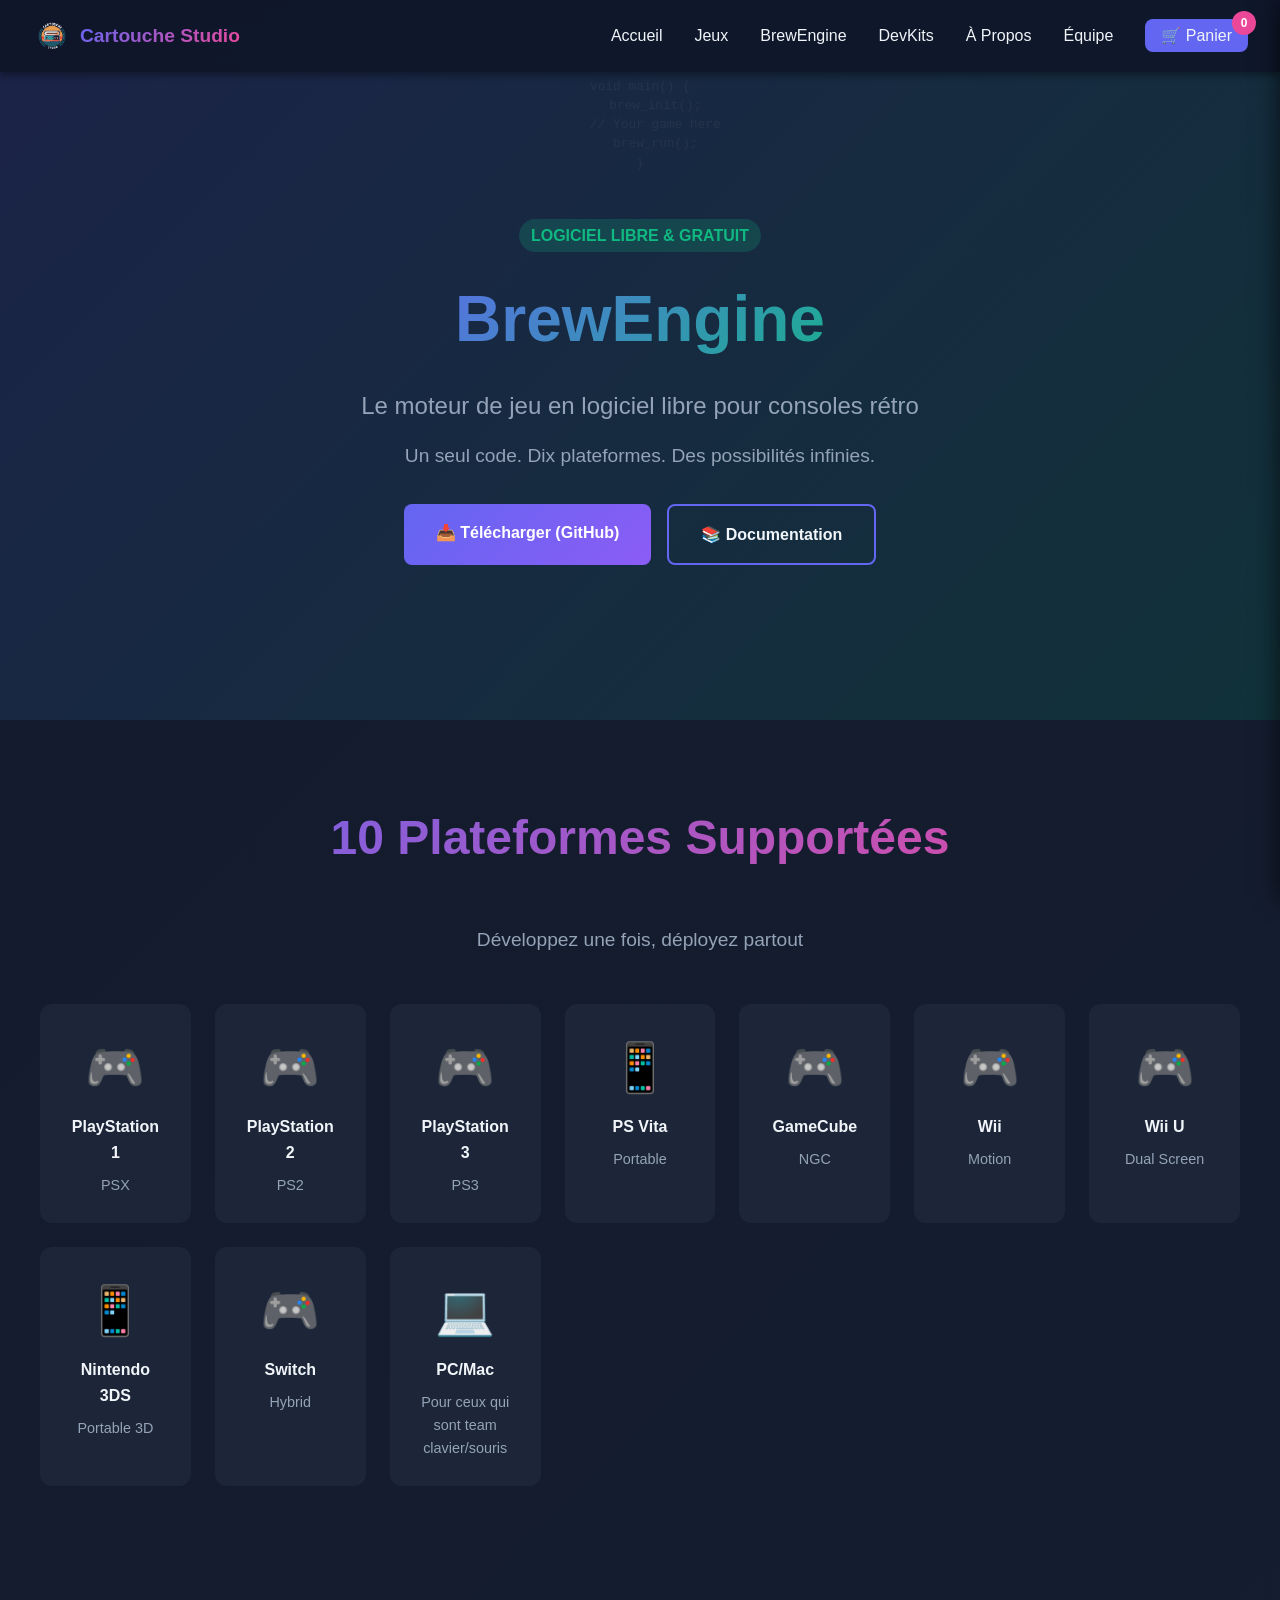
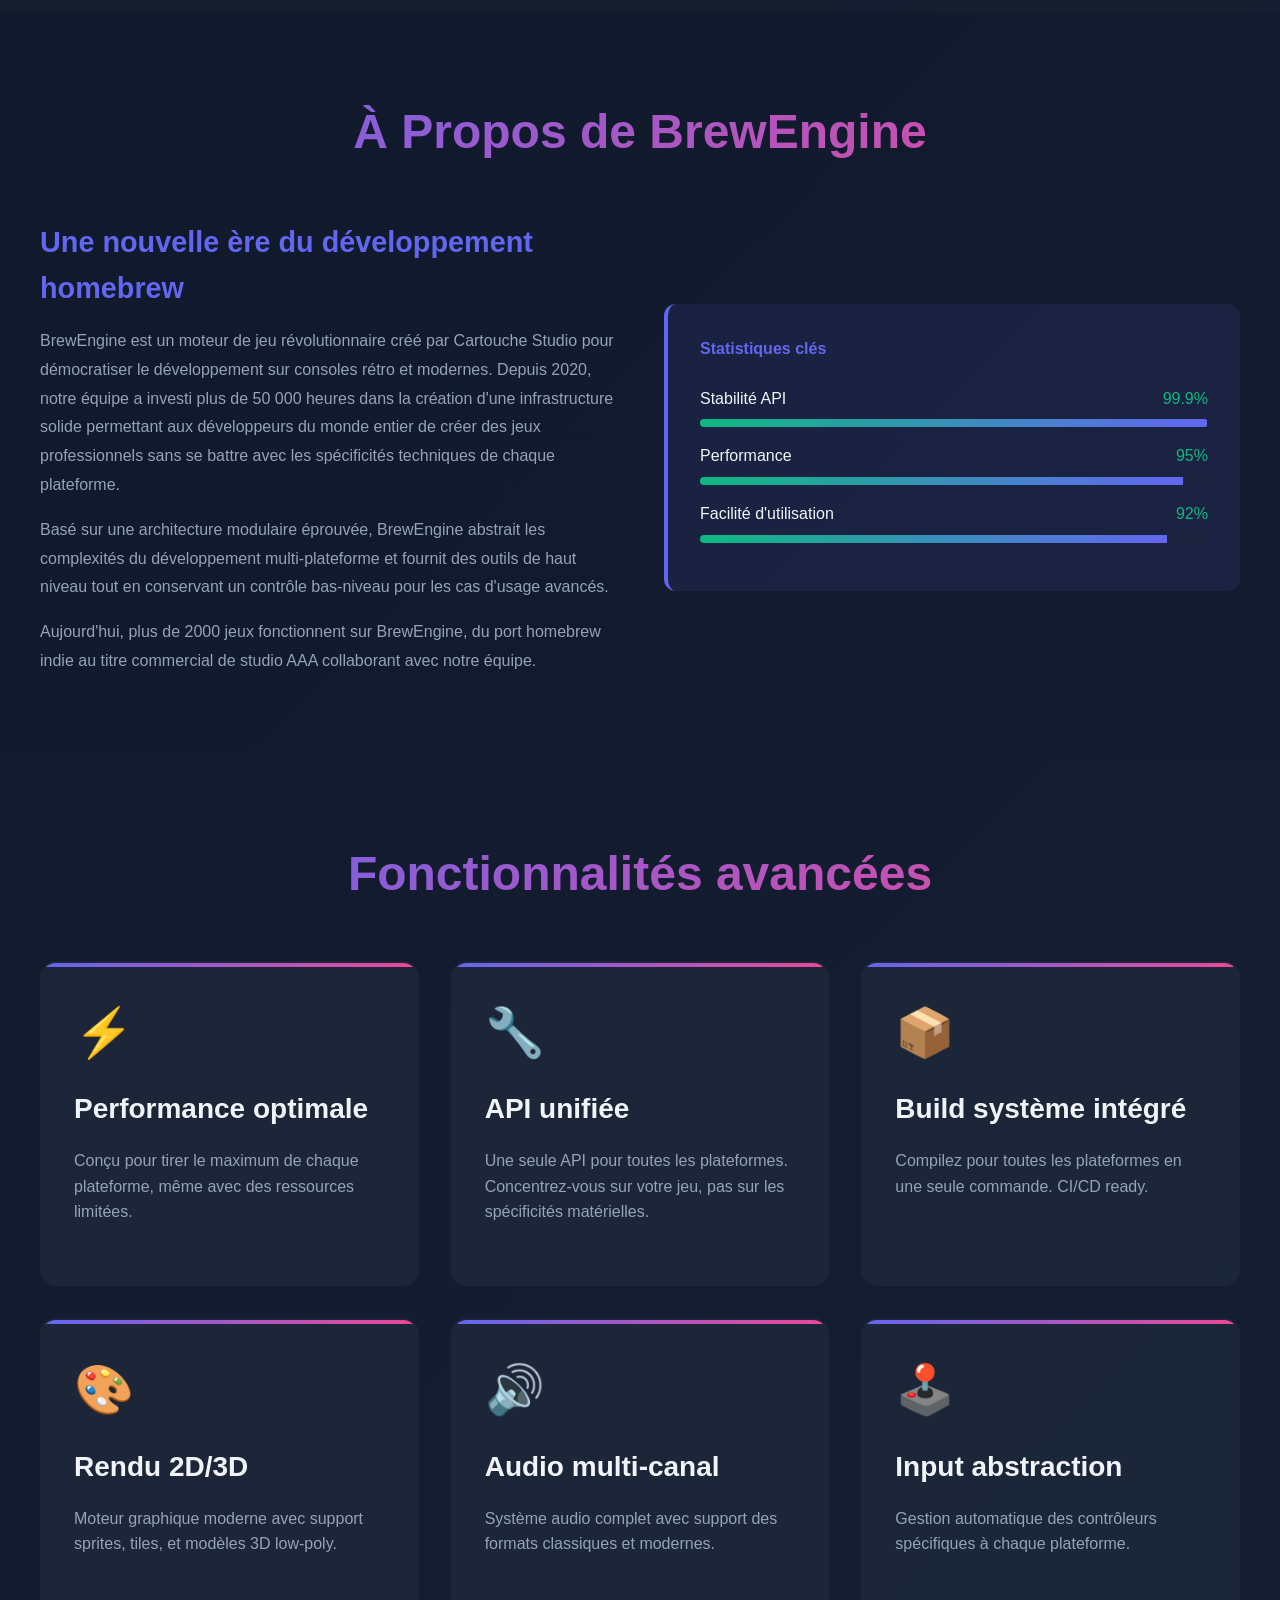
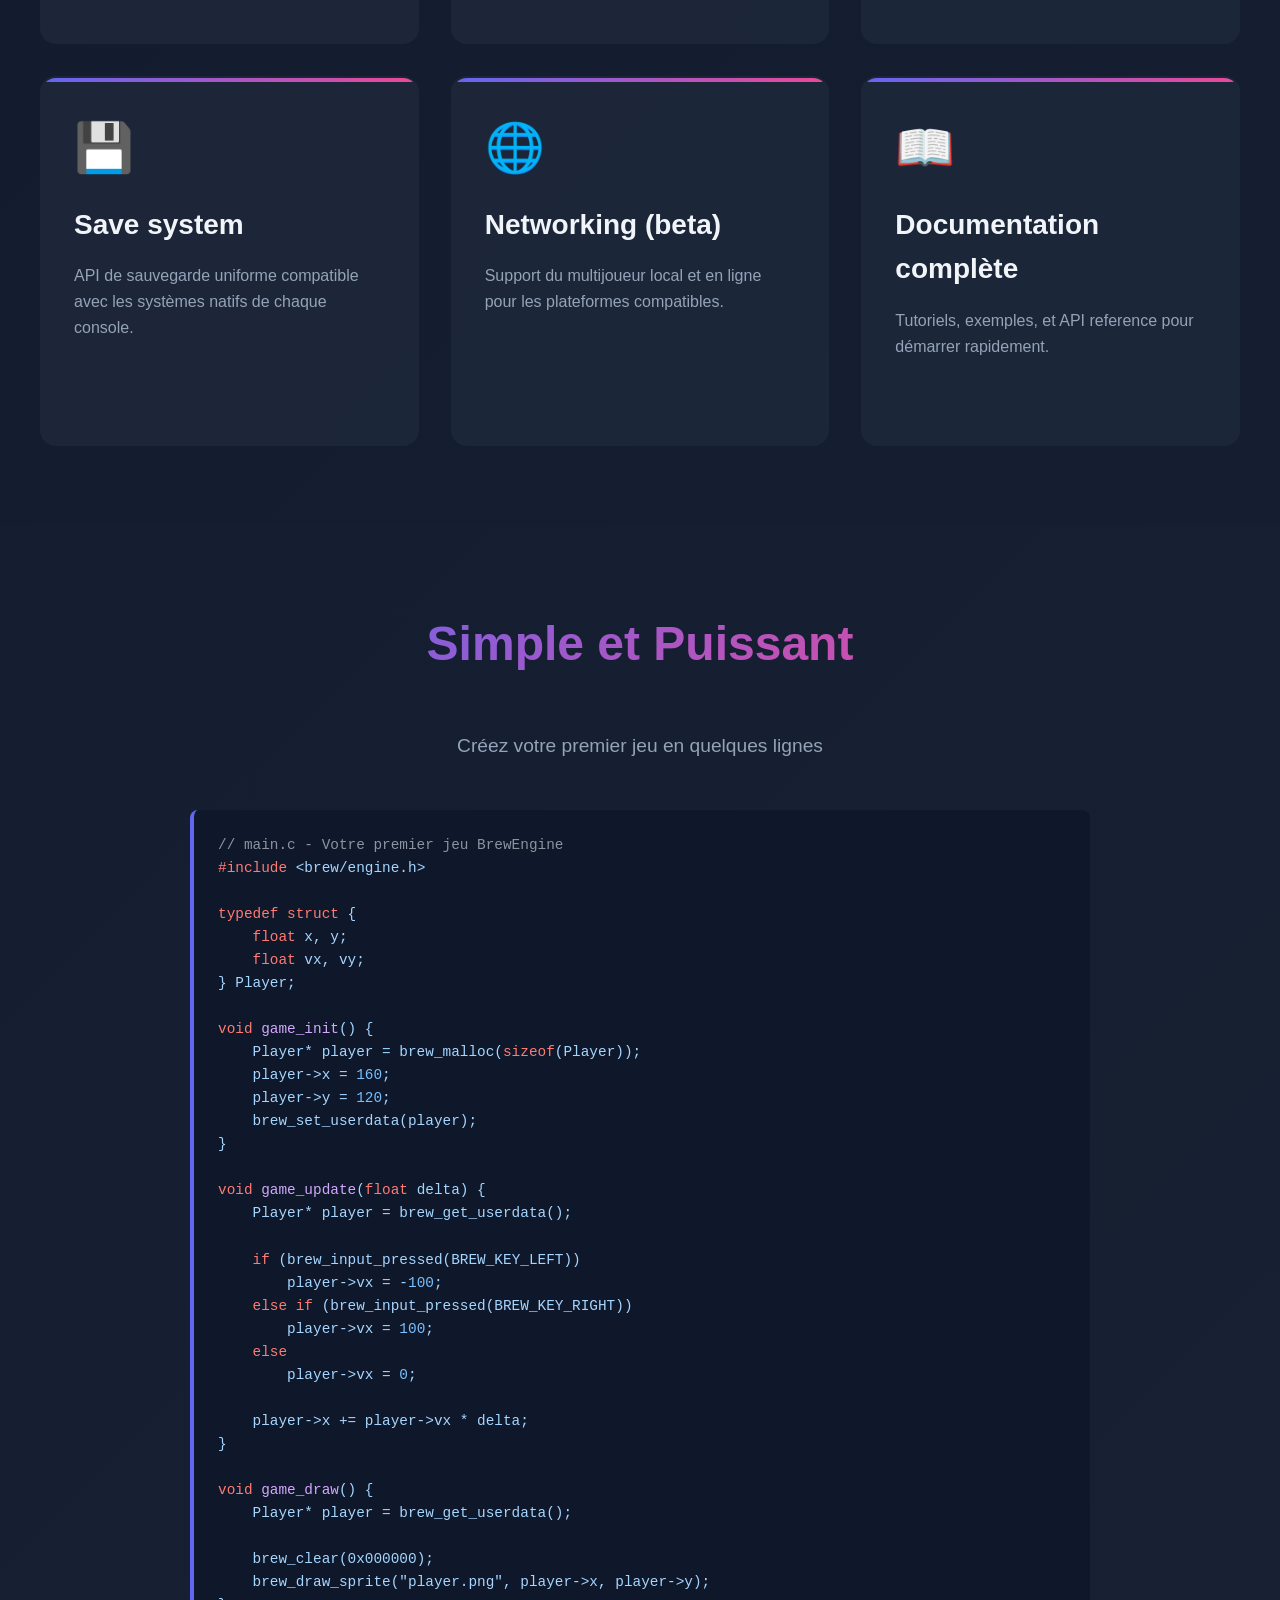
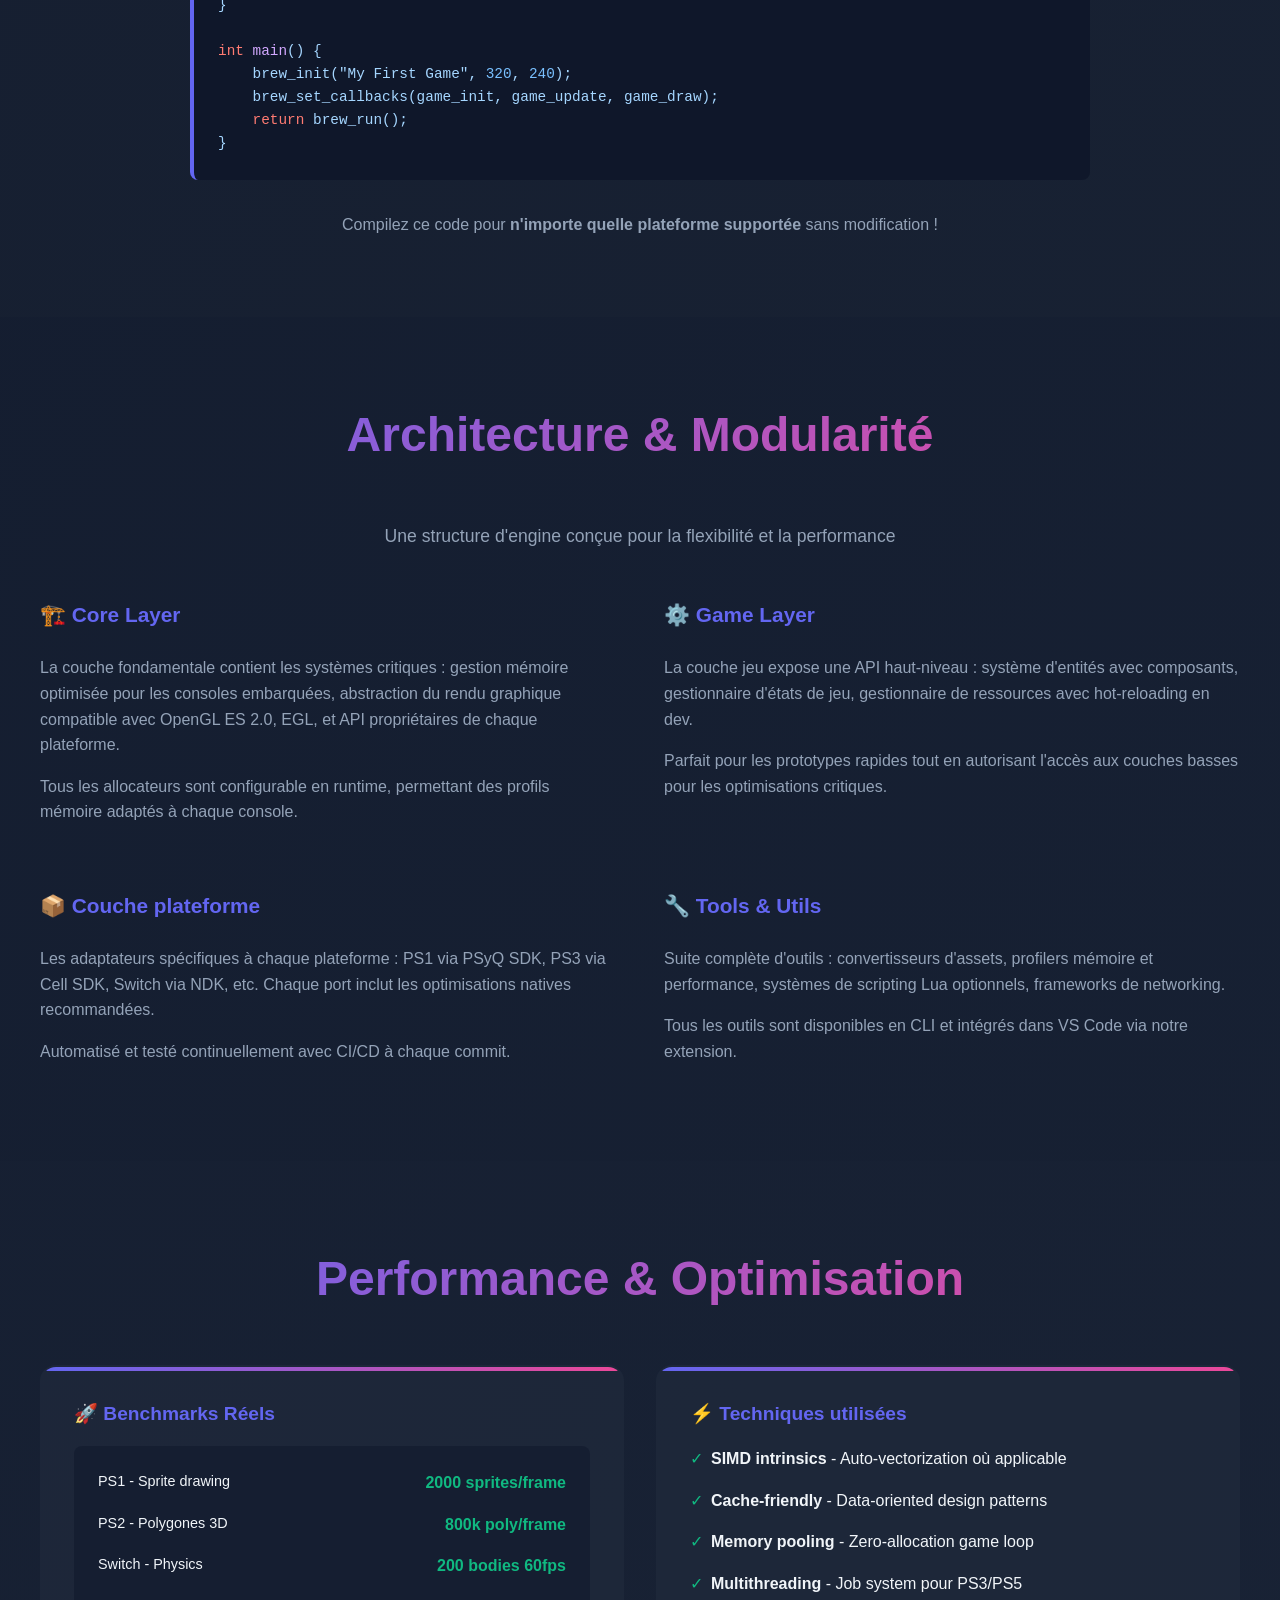
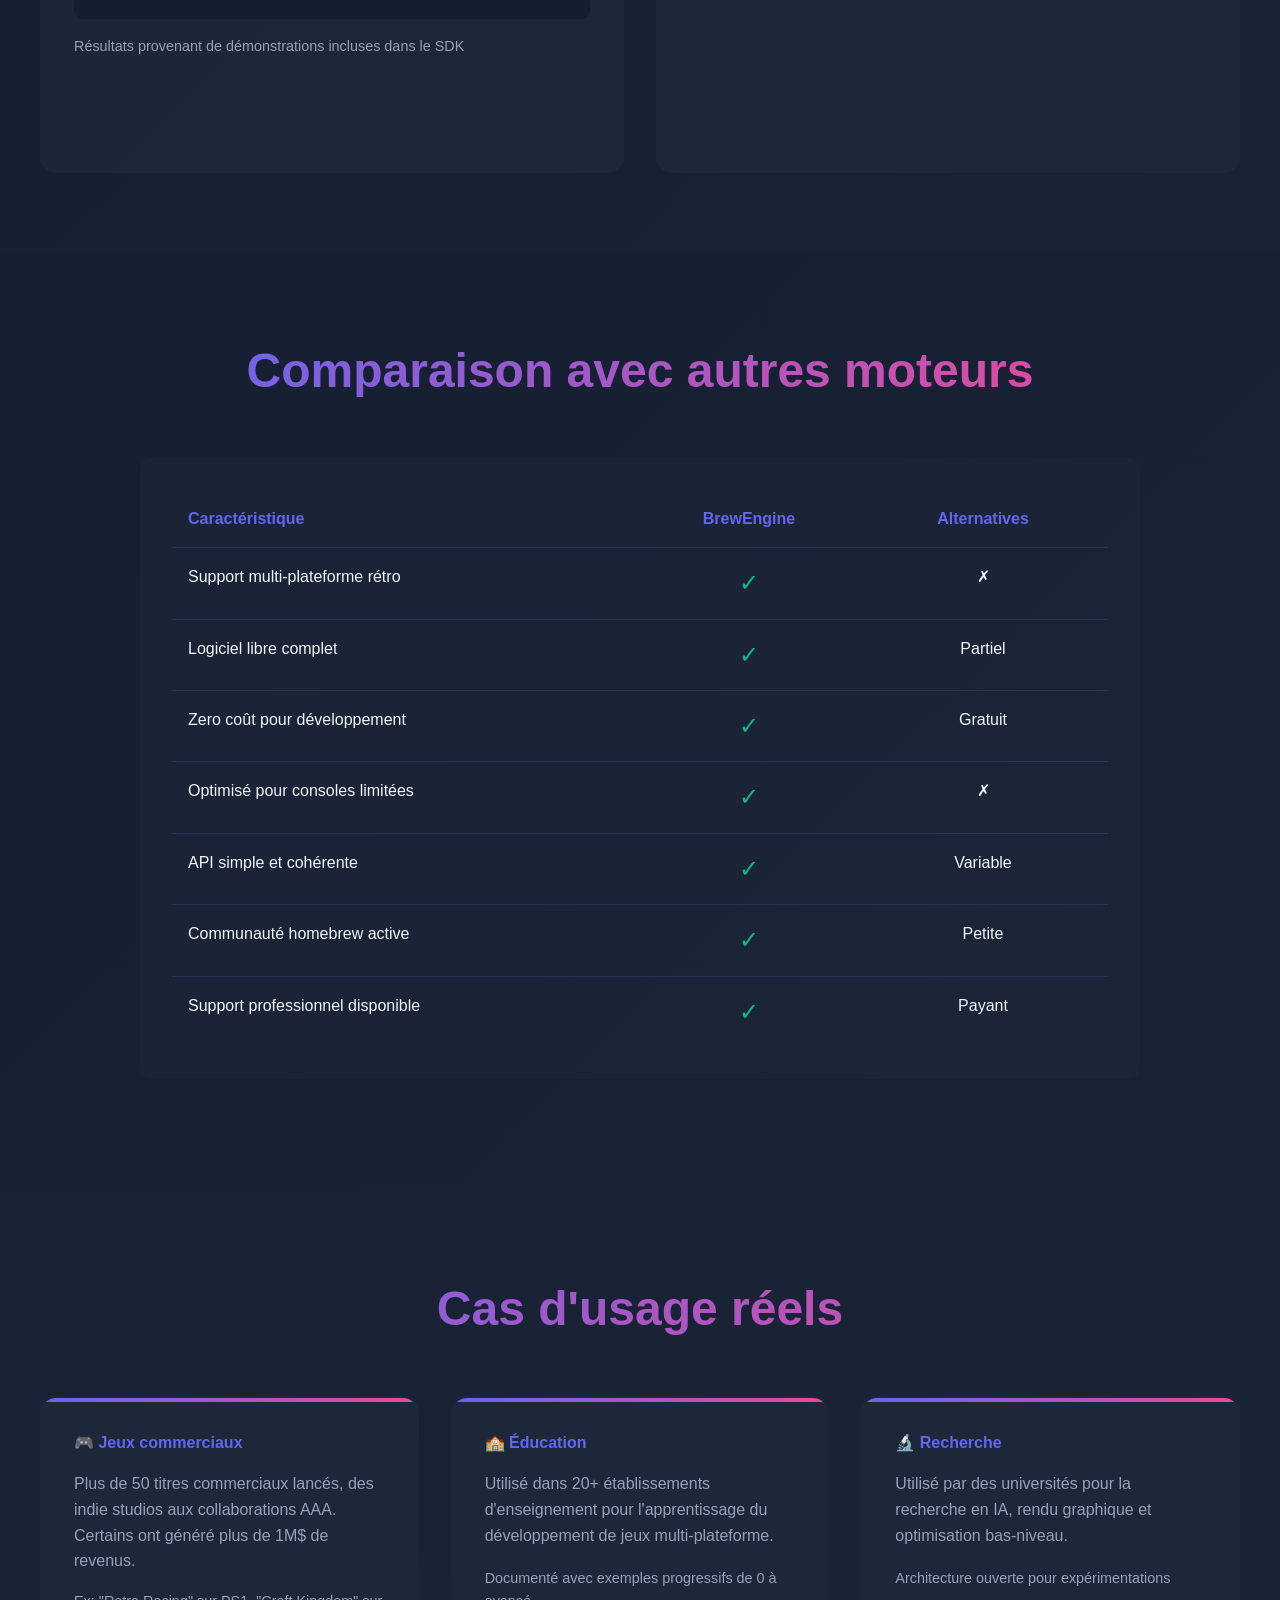
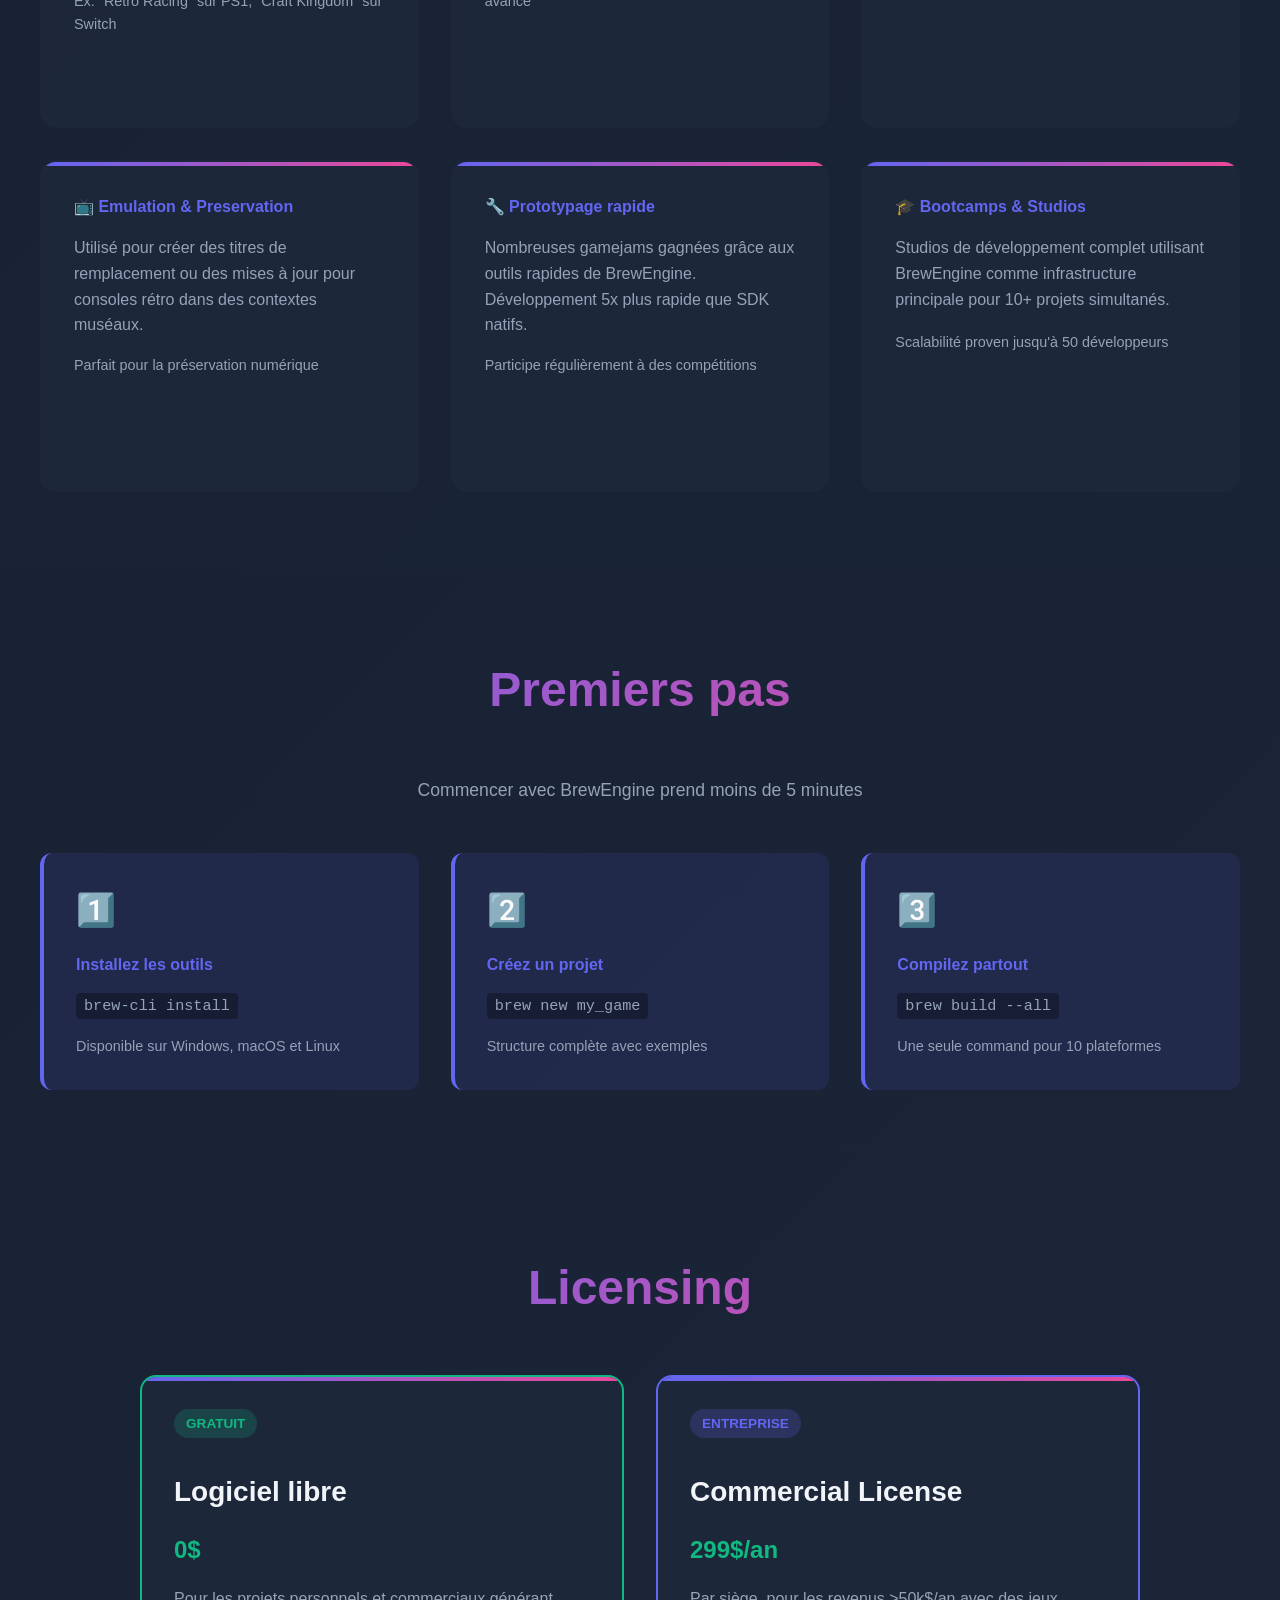
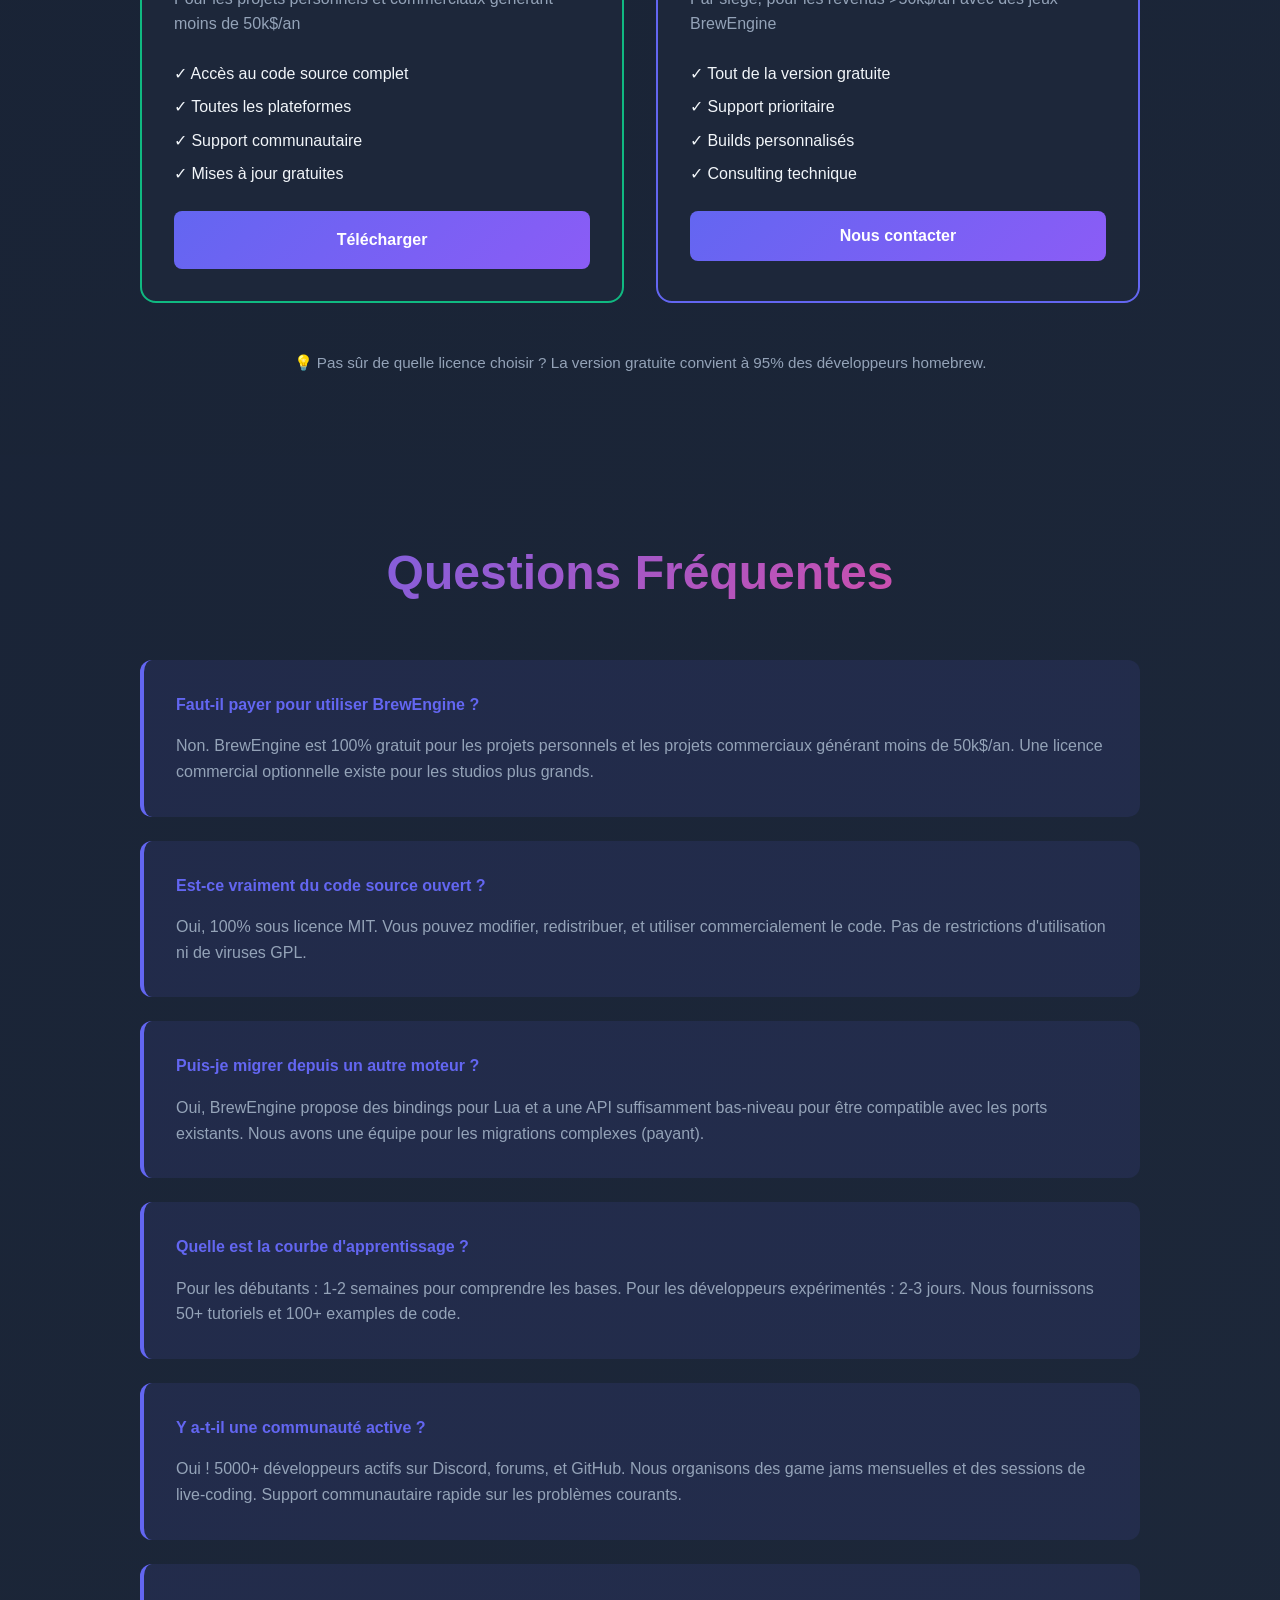
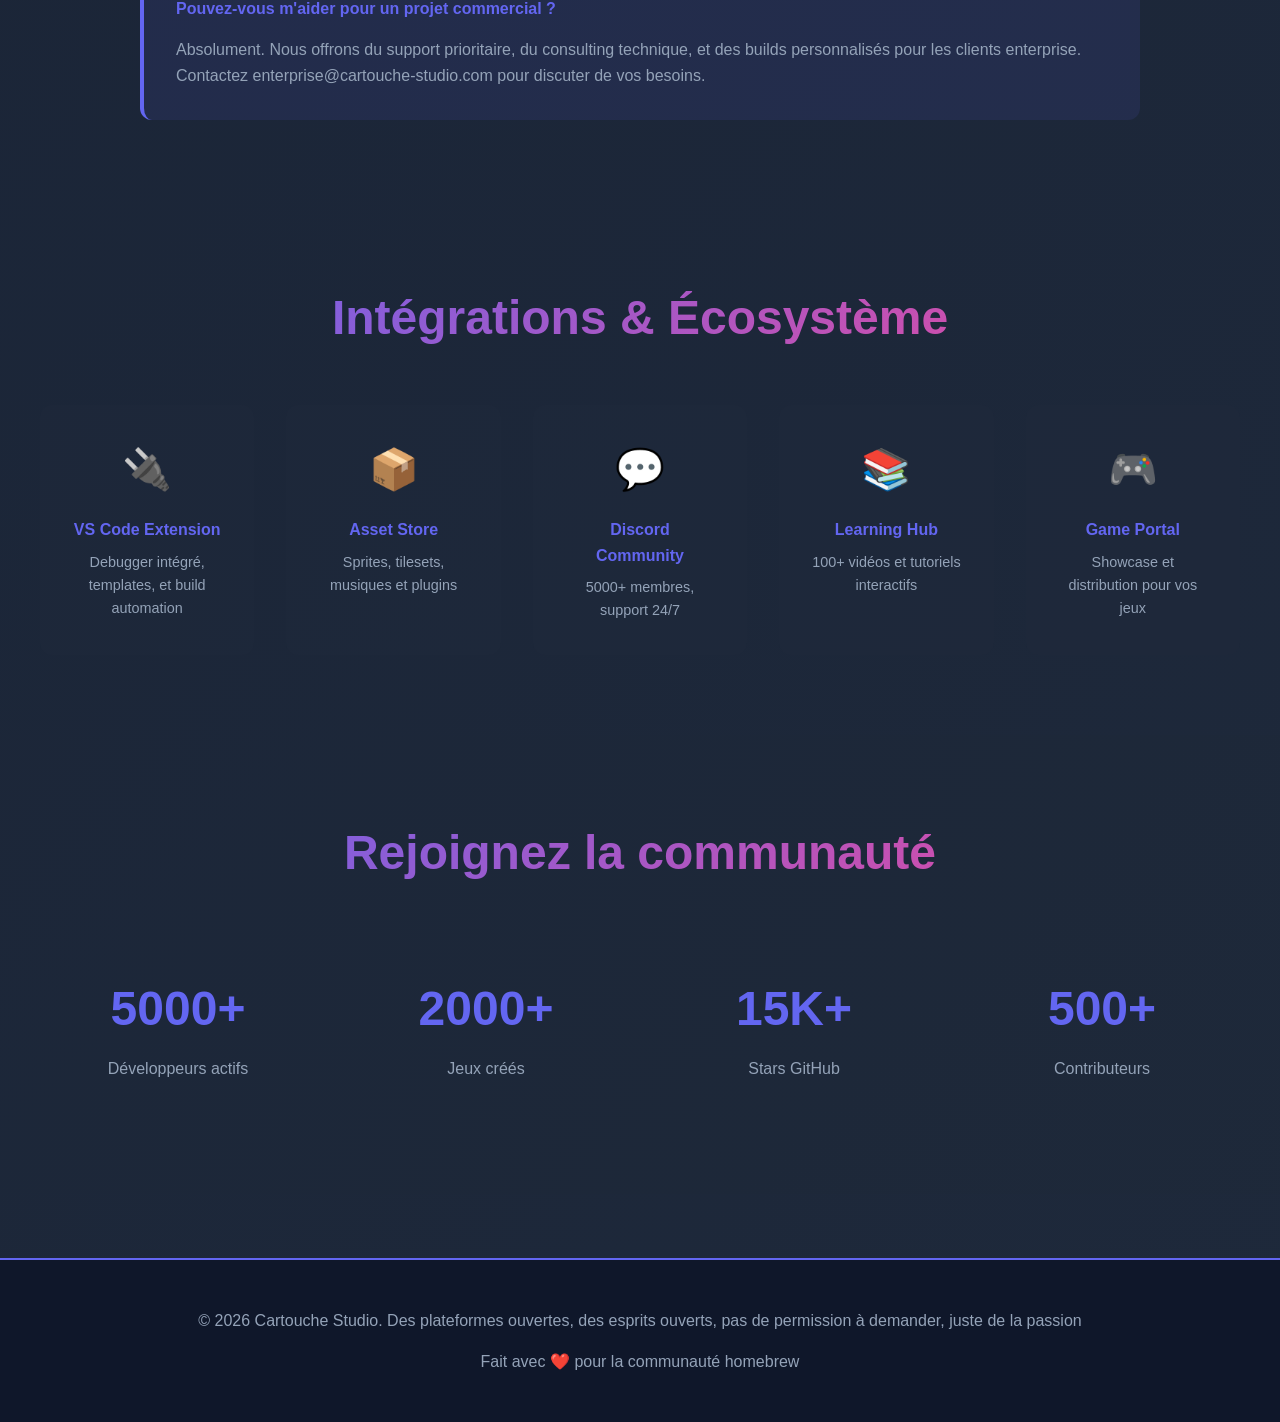
<file: SIO1/Site Vitrine/engine.html>
<!DOCTYPE html>
<html lang="fr">
<head>
    <meta charset="UTF-8">
    <meta name="viewport" content="width=device-width, initial-scale=1.0">
    <title>BrewEngine - Cartouche Studio</title>
    <link rel="stylesheet" href="./styles/styles.css">
    <link rel="stylesheet" href="./styles/engine.css">
</head>
<body>
    <!-- Navigation -->
    <nav>
        <div class="container">
            <a href="index.html" class="logo-brand">
                <img src="./logo.png" alt="Cartouche Studio Logo" class="logo-img">
                <span>Cartouche Studio</span>
            </a>
            <ul>
                <li><a href="index.html">Accueil</a></li>
                <li><a href="games.html">Jeux</a></li>
                <li><a href="engine.html">BrewEngine</a></li>
                <li><a href="devkits.html">DevKits</a></li>
                <li><a href="about.html">À Propos</a></li>
                <li><a href="team.html">Équipe</a></li>
                <li>
                    <a href="#" class="cart-btn" onclick="toggleCart()">
                        🛒 Panier
                        <span class="cart-count" id="cartCount">0</span>
                    </a>
                </li>
            </ul>
        </div>
    </nav>

    <!-- Hero Section -->
    <section class="engine-hero">
        <div class="code-bg">
// BrewEngine Core
#include &lt;brew/engine.h&gt;

void main() {
    brew_init();
    // Your game here
    brew_run();
}
        </div>
        <div style="max-width: 900px; position: relative; z-index: 1;">
            <span class="product-badge badge-software badge-free" style="font-size: 1rem; margin-bottom: 1rem;">LOGICIEL LIBRE & GRATUIT</span>
            <h1 style="font-size: 4rem; margin-bottom: 1rem; background: linear-gradient(135deg, var(--primary), var(--success)); -webkit-background-clip: text; -webkit-text-fill-color: transparent;">
                BrewEngine
            </h1>
            <p style="font-size: 1.5rem; color: var(--text-muted); margin-bottom: 1rem;">
                Le moteur de jeu en logiciel libre pour consoles rétro
            </p>
            <p style="font-size: 1.2rem; color: var(--text-muted); margin-bottom: 2rem;">
                Un seul code. Dix plateformes. Des possibilités infinies.
            </p>
            <div style="display: flex; gap: 1rem; justify-content: center; flex-wrap: wrap;">
                <a href="https://github.com" target="_blank" class="btn btn-primary">📥 Télécharger (GitHub)</a>
                <a href="#documentation" class="btn btn-secondary">📚 Documentation</a>
            </div>
        </div>
    </section>

    <!-- Platforms -->
    <section style="padding: 5rem 2rem; background: rgba(30, 41, 59, 0.2);">
        <div style="max-width: 1200px; margin: 0 auto;">
            <h2 class="section-title">10 Plateformes Supportées</h2>
            <p style="text-align: center; color: var(--text-muted); margin-bottom: 3rem; font-size: 1.2rem;">
                Développez une fois, déployez partout
            </p>

            <div class="platform-grid">
                <div class="platform-badge fade-in">
                    <div class="icon">🎮</div>
                    <h4>PlayStation 1</h4>
                    <p style="color: var(--text-muted); font-size: 0.9rem; margin-top: 0.5rem;">PSX</p>
                </div>
                <div class="platform-badge fade-in">
                    <div class="icon">🎮</div>
                    <h4>PlayStation 2</h4>
                    <p style="color: var(--text-muted); font-size: 0.9rem; margin-top: 0.5rem;">PS2</p>
                </div>
                <div class="platform-badge fade-in">
                    <div class="icon">🎮</div>
                    <h4>PlayStation 3</h4>
                    <p style="color: var(--text-muted); font-size: 0.9rem; margin-top: 0.5rem;">PS3</p>
                </div>
                <div class="platform-badge fade-in">
                    <div class="icon">📱</div>
                    <h4>PS Vita</h4>
                    <p style="color: var(--text-muted); font-size: 0.9rem; margin-top: 0.5rem;">Portable</p>
                </div>
                <div class="platform-badge fade-in">
                    <div class="icon">🎮</div>
                    <h4>GameCube</h4>
                    <p style="color: var(--text-muted); font-size: 0.9rem; margin-top: 0.5rem;">NGC</p>
                </div>
                <div class="platform-badge fade-in">
                    <div class="icon">🎮</div>
                    <h4>Wii</h4>
                    <p style="color: var(--text-muted); font-size: 0.9rem; margin-top: 0.5rem;">Motion</p>
                </div>
                <div class="platform-badge fade-in">
                    <div class="icon">🎮</div>
                    <h4>Wii U</h4>
                    <p style="color: var(--text-muted); font-size: 0.9rem; margin-top: 0.5rem;">Dual Screen</p>
                </div>
                <div class="platform-badge fade-in">
                    <div class="icon">📱</div>
                    <h4>Nintendo 3DS</h4>
                    <p style="color: var(--text-muted); font-size: 0.9rem; margin-top: 0.5rem;">Portable 3D</p>
                </div>
                <div class="platform-badge fade-in">
                    <div class="icon">🎮</div>
                    <h4>Switch</h4>
                    <p style="color: var(--text-muted); font-size: 0.9rem; margin-top: 0.5rem;">Hybrid</p>
                </div>
                <div class="platform-badge fade-in">
                    <div class="icon">💻</div>
                    <h4>PC/Mac</h4>
                    <p style="color: var(--text-muted); font-size: 0.9rem; margin-top: 0.5rem;">Pour ceux qui sont team clavier/souris</p>
                </div>
            </div>
        </div>
    </section>

    <!-- Overview Section -->
    <section style="padding: 5rem 2rem;">
        <div style="max-width: 1200px; margin: 0 auto;">
            <h2 class="section-title">À Propos de BrewEngine</h2>
            <div style="display: grid; grid-template-columns: 1fr 1fr; gap: 3rem; align-items: center; margin-top: 3rem;">
                <div>
                    <h3 style="font-size: 1.8rem; margin-bottom: 1rem; color: var(--primary);">Une nouvelle ère du développement homebrew</h3>
                    <p style="margin-bottom: 1rem; color: var(--text-muted); line-height: 1.8;">
                        BrewEngine est un moteur de jeu révolutionnaire créé par Cartouche Studio pour démocratiser le développement sur consoles rétro et modernes. Depuis 2020, notre équipe a investi plus de 50 000 heures dans la création d'une infrastructure solide permettant aux développeurs du monde entier de créer des jeux professionnels sans se battre avec les spécificités techniques de chaque plateforme.
                    </p>
                    <p style="margin-bottom: 1rem; color: var(--text-muted); line-height: 1.8;">
                        Basé sur une architecture modulaire éprouvée, BrewEngine abstrait les complexités du développement multi-plateforme et fournit des outils de haut niveau tout en conservant un contrôle bas-niveau pour les cas d'usage avancés.
                    </p>
                    <p style="color: var(--text-muted); line-height: 1.8;">
                        Aujourd'hui, plus de 2000 jeux fonctionnent sur BrewEngine, du port homebrew indie au titre commercial de studio AAA collaborant avec notre équipe.
                    </p>
                </div>
                <div style="background: rgba(99, 102, 241, 0.1); padding: 2rem; border-radius: 12px; border-left: 4px solid var(--primary);">
                    <h4 style="color: var(--primary); margin-bottom: 1.5rem;">Statistiques clés</h4>
                    <div style="margin-bottom: 1rem;">
                        <div style="display: flex; justify-content: space-between; margin-bottom: 0.5rem;">
                            <span>Stabilité API</span>
                            <span style="color: var(--success);">99.9%</span>
                        </div>
                        <div style="background: rgba(30, 41, 59, 0.5); height: 8px; border-radius: 4px; overflow: hidden;">
                            <div style="width: 99.9%; height: 100%; background: linear-gradient(90deg, var(--success), var(--primary));"></div>
                        </div>
                    </div>
                    <div style="margin-bottom: 1rem;">
                        <div style="display: flex; justify-content: space-between; margin-bottom: 0.5rem;">
                            <span>Performance</span>
                            <span style="color: var(--success);">95%</span>
                        </div>
                        <div style="background: rgba(30, 41, 59, 0.5); height: 8px; border-radius: 4px; overflow: hidden;">
                            <div style="width: 95%; height: 100%; background: linear-gradient(90deg, var(--success), var(--primary));"></div>
                        </div>
                    </div>
                    <div style="margin-bottom: 1rem;">
                        <div style="display: flex; justify-content: space-between; margin-bottom: 0.5rem;">
                            <span>Facilité d'utilisation</span>
                            <span style="color: var(--success);">92%</span>
                        </div>
                        <div style="background: rgba(30, 41, 59, 0.5); height: 8px; border-radius: 4px; overflow: hidden;">
                            <div style="width: 92%; height: 100%; background: linear-gradient(90deg, var(--success), var(--primary));"></div>
                        </div>
                    </div>
                </div>
            </div>
        </div>
    </section>

    <!-- Features -->
    <section style="padding: 5rem 2rem; background: rgba(30, 41, 59, 0.1);">
        <div style="max-width: 1200px; margin: 0 auto;">
            <h2 class="section-title">Fonctionnalités avancées</h2>
            
            <div style="display: grid; grid-template-columns: repeat(auto-fit, minmax(300px, 1fr)); gap: 2rem; margin-top: 3rem;">
                <div class="product-card fade-in">
                    <div style="font-size: 3rem; margin-bottom: 1rem;">⚡</div>
                    <h3>Performance optimale</h3>
                    <p>Conçu pour tirer le maximum de chaque plateforme, même avec des ressources limitées.</p>
                </div>

                <div class="product-card fade-in">
                    <div style="font-size: 3rem; margin-bottom: 1rem;">🔧</div>
                    <h3>API unifiée</h3>
                    <p>Une seule API pour toutes les plateformes. Concentrez-vous sur votre jeu, pas sur les spécificités matérielles.</p>
                </div>

                <div class="product-card fade-in">
                    <div style="font-size: 3rem; margin-bottom: 1rem;">📦</div>
                    <h3>Build système intégré</h3>
                    <p>Compilez pour toutes les plateformes en une seule commande. CI/CD ready.</p>
                </div>

                <div class="product-card fade-in">
                    <div style="font-size: 3rem; margin-bottom: 1rem;">🎨</div>
                    <h3>Rendu 2D/3D</h3>
                    <p>Moteur graphique moderne avec support sprites, tiles, et modèles 3D low-poly.</p>
                </div>

                <div class="product-card fade-in">
                    <div style="font-size: 3rem; margin-bottom: 1rem;">🔊</div>
                    <h3>Audio multi-canal</h3>
                    <p>Système audio complet avec support des formats classiques et modernes.</p>
                </div>

                <div class="product-card fade-in">
                    <div style="font-size: 3rem; margin-bottom: 1rem;">🕹️</div>
                    <h3>Input abstraction</h3>
                    <p>Gestion automatique des contrôleurs spécifiques à chaque plateforme.</p>
                </div>

                <div class="product-card fade-in">
                    <div style="font-size: 3rem; margin-bottom: 1rem;">💾</div>
                    <h3>Save system</h3>
                    <p>API de sauvegarde uniforme compatible avec les systèmes natifs de chaque console.</p>
                </div>

                <div class="product-card fade-in">
                    <div style="font-size: 3rem; margin-bottom: 1rem;">🌐</div>
                    <h3>Networking (beta)</h3>
                    <p>Support du multijoueur local et en ligne pour les plateformes compatibles.</p>
                </div>

                <div class="product-card fade-in">
                    <div style="font-size: 3rem; margin-bottom: 1rem;">📖</div>
                    <h3>Documentation complète</h3>
                    <p>Tutoriels, exemples, et API reference pour démarrer rapidement.</p>
                </div>
            </div>
        </div>
    </section>

    <!-- Code Example -->
    <section id="documentation" style="padding: 5rem 2rem; background: rgba(30, 41, 59, 0.2);">
        <div style="max-width: 900px; margin: 0 auto;">
            <h2 class="section-title">Simple et Puissant</h2>
            <p style="text-align: center; color: var(--text-muted); margin-bottom: 3rem; font-size: 1.2rem;">
                Créez votre premier jeu en quelques lignes
            </p>

            <div class="code-example fade-in">
<code><span class="comment">// main.c - Votre premier jeu BrewEngine</span>
<span class="keyword">#include</span> <span class="string">&lt;brew/engine.h&gt;</span>

<span class="keyword">typedef struct</span> {
    <span class="keyword">float</span> x, y;
    <span class="keyword">float</span> vx, vy;
} Player;

<span class="keyword">void</span> <span class="function">game_init</span>() {
    Player* player = brew_malloc(<span class="keyword">sizeof</span>(Player));
    player-&gt;x = <span class="number">160</span>;
    player-&gt;y = <span class="number">120</span>;
    brew_set_userdata(player);
}

<span class="keyword">void</span> <span class="function">game_update</span>(<span class="keyword">float</span> delta) {
    Player* player = brew_get_userdata();
    
    <span class="keyword">if</span> (brew_input_pressed(BREW_KEY_LEFT))
        player-&gt;vx = -<span class="number">100</span>;
    <span class="keyword">else if</span> (brew_input_pressed(BREW_KEY_RIGHT))
        player-&gt;vx = <span class="number">100</span>;
    <span class="keyword">else</span>
        player-&gt;vx = <span class="number">0</span>;
    
    player-&gt;x += player-&gt;vx * delta;
}

<span class="keyword">void</span> <span class="function">game_draw</span>() {
    Player* player = brew_get_userdata();
    
    brew_clear(<span class="string">0x000000</span>);
    brew_draw_sprite(<span class="string">&quot;player.png&quot;</span>, player-&gt;x, player-&gt;y);
}

<span class="keyword">int</span> <span class="function">main</span>() {
    brew_init(<span class="string">&quot;My First Game&quot;</span>, <span class="number">320</span>, <span class="number">240</span>);
    brew_set_callbacks(game_init, game_update, game_draw);
    <span class="keyword">return</span> brew_run();
}
</code>
            </div>

            <p style="text-align: center; color: var(--text-muted); margin-top: 2rem;">
                Compilez ce code pour <strong>n'importe quelle plateforme supportée</strong> sans modification !
            </p>
        </div>
    </section>

    <!-- Architecture Section -->
    <section style="padding: 5rem 2rem;">
        <div style="max-width: 1200px; margin: 0 auto;">
            <h2 class="section-title">Architecture & Modularité</h2>
            <p style="text-align: center; color: var(--text-muted); margin-bottom: 3rem; font-size: 1.1rem;">
                Une structure d'engine conçue pour la flexibilité et la performance
            </p>
            
            <div style="display: grid; grid-template-columns: 1fr 1fr; gap: 3rem; margin-top: 3rem;">
                <div>
                    <h4 style="color: var(--primary); margin-bottom: 1.5rem; font-size: 1.3rem;">🏗️ Core Layer</h4>
                    <p style="color: var(--text-muted); margin-bottom: 1rem;">
                        La couche fondamentale contient les systèmes critiques : gestion mémoire optimisée pour les consoles embarquées, abstraction du rendu graphique compatible avec OpenGL ES 2.0, EGL, et API propriétaires de chaque plateforme.
                    </p>
                    <p style="color: var(--text-muted); margin-bottom: 1rem;">
                        Tous les allocateurs sont configurable en runtime, permettant des profils mémoire adaptés à chaque console.
                    </p>
                </div>
                <div>
                    <h4 style="color: var(--primary); margin-bottom: 1.5rem; font-size: 1.3rem;">⚙️ Game Layer</h4>
                    <p style="color: var(--text-muted); margin-bottom: 1rem;">
                        La couche jeu expose une API haut-niveau : système d'entités avec composants, gestionnaire d'états de jeu, gestionnaire de ressources avec hot-reloading en dev.
                    </p>
                    <p style="color: var(--text-muted); margin-bottom: 1rem;">
                        Parfait pour les prototypes rapides tout en autorisant l'accès aux couches basses pour les optimisations critiques.
                    </p>
                </div>
                <div>
                    <h4 style="color: var(--primary); margin-bottom: 1.5rem; font-size: 1.3rem;">📦 Couche plateforme</h4>
                    <p style="color: var(--text-muted); margin-bottom: 1rem;">
                        Les adaptateurs spécifiques à chaque plateforme : PS1 via PSyQ SDK, PS3 via Cell SDK, Switch via NDK, etc. Chaque port inclut les optimisations natives recommandées.
                    </p>
                    <p style="color: var(--text-muted); margin-bottom: 1rem;">
                        Automatisé et testé continuellement avec CI/CD à chaque commit.
                    </p>
                </div>
                <div>
                    <h4 style="color: var(--primary); margin-bottom: 1.5rem; font-size: 1.3rem;">🔧 Tools & Utils</h4>
                    <p style="color: var(--text-muted); margin-bottom: 1rem;">
                        Suite complète d'outils : convertisseurs d'assets, profilers mémoire et performance, systèmes de scripting Lua optionnels, frameworks de networking.
                    </p>
                    <p style="color: var(--text-muted); margin-bottom: 1rem;">
                        Tous les outils sont disponibles en CLI et intégrés dans VS Code via notre extension.
                    </p>
                </div>
            </div>
        </div>
    </section>

    <!-- Performance Section -->
    <section style="padding: 5rem 2rem; background: rgba(30, 41, 59, 0.1);">
        <div style="max-width: 1200px; margin: 0 auto;">
            <h2 class="section-title">Performance & Optimisation</h2>
            
            <div style="display: grid; grid-template-columns: 1fr 1fr; gap: 2rem; margin-top: 3rem;">
                <div class="product-card fade-in">
                    <h4 style="color: var(--primary); margin-bottom: 1rem; font-size: 1.2rem;">🚀 Benchmarks Réels</h4>
                    <div style="background: rgba(15, 23, 42, 0.5); padding: 1.5rem; border-radius: 8px; margin-bottom: 1rem;">
                        <div style="margin-bottom: 1rem;">
                            <div style="display: flex; justify-content: space-between; margin-bottom: 0.5rem;">
                                <span style="font-size: 0.9rem;">PS1 - Sprite drawing</span>
                                <span style="color: var(--success); font-weight: bold;">2000 sprites/frame</span>
                            </div>
                        </div>
                        <div style="margin-bottom: 1rem;">
                            <div style="display: flex; justify-content: space-between; margin-bottom: 0.5rem;">
                                <span style="font-size: 0.9rem;">PS2 - Polygones 3D</span>
                                <span style="color: var(--success); font-weight: bold;">800k poly/frame</span>
                            </div>
                        </div>
                        <div style="margin-bottom: 1rem;">
                            <div style="display: flex; justify-content: space-between; margin-bottom: 0.5rem;">
                                <span style="font-size: 0.9rem;">Switch - Physics</span>
                                <span style="color: var(--success); font-weight: bold;">200 bodies 60fps</span>
                            </div>
                        </div>
                    </div>
                    <p style="color: var(--text-muted); font-size: 0.9rem;">
                        Résultats provenant de démonstrations incluses dans le SDK
                    </p>
                </div>
                <div class="product-card fade-in">
                    <h4 style="color: var(--primary); margin-bottom: 1rem; font-size: 1.2rem;">⚡ Techniques utilisées</h4>
                    <ul style="list-style: none; padding: 0;">
                        <li style="margin-bottom: 1rem; display: flex; gap: 0.5rem;">
                            <span style="color: var(--success);">✓</span>
                            <span><strong>SIMD intrinsics</strong> - Auto-vectorization où applicable</span>
                        </li>
                        <li style="margin-bottom: 1rem; display: flex; gap: 0.5rem;">
                            <span style="color: var(--success);">✓</span>
                            <span><strong>Cache-friendly</strong> - Data-oriented design patterns</span>
                        </li>
                        <li style="margin-bottom: 1rem; display: flex; gap: 0.5rem;">
                            <span style="color: var(--success);">✓</span>
                            <span><strong>Memory pooling</strong> - Zero-allocation game loop</span>
                        </li>
                        <li style="margin-bottom: 1rem; display: flex; gap: 0.5rem;">
                            <span style="color: var(--success);">✓</span>
                            <span><strong>Multithreading</strong> - Job system pour PS3/PS5</span>
                        </li>
                    </ul>
                </div>
            </div>
        </div>
    </section>

    <!-- Licensing -->
    <section style="padding: 5rem 2rem;">
        <div style="max-width: 1000px; margin: 0 auto;">
            <h2 class="section-title">Comparaison avec autres moteurs</h2>
            
            <div class="feature-comparison fade-in">
                <div class="comparison-row header">
                    <div><strong>Caractéristique</strong></div>
                    <div style="text-align: center;"><strong>BrewEngine</strong></div>
                    <div style="text-align: center;"><strong>Alternatives</strong></div>
                </div>
                <div class="comparison-row">
                    <div>Support multi-plateforme rétro</div>
                    <div style="text-align: center;" class="check">✓</div>
                    <div style="text-align: center;">✗</div>
                </div>
                <div class="comparison-row">
                    <div>Logiciel libre complet</div>
                    <div style="text-align: center;" class="check">✓</div>
                    <div style="text-align: center;">Partiel</div>
                </div>
                <div class="comparison-row">
                    <div>Zero coût pour développement</div>
                    <div style="text-align: center;" class="check">✓</div>
                    <div style="text-align: center;">Gratuit</div>
                </div>
                <div class="comparison-row">
                    <div>Optimisé pour consoles limitées</div>
                    <div style="text-align: center;" class="check">✓</div>
                    <div style="text-align: center;">✗</div>
                </div>
                <div class="comparison-row">
                    <div>API simple et cohérente</div>
                    <div style="text-align: center;" class="check">✓</div>
                    <div style="text-align: center;">Variable</div>
                </div>
                <div class="comparison-row">
                    <div>Communauté homebrew active</div>
                    <div style="text-align: center;" class="check">✓</div>
                    <div style="text-align: center;">Petite</div>
                </div>
                <div class="comparison-row">
                    <div>Support professionnel disponible</div>
                    <div style="text-align: center;" class="check">✓</div>
                    <div style="text-align: center;">Payant</div>
                </div>
            </div>
        </div>
    </section>

    <!-- Use Cases Section -->
    <section style="padding: 5rem 2rem; background: rgba(30, 41, 59, 0.1);">
        <div style="max-width: 1200px; margin: 0 auto;">
            <h2 class="section-title">Cas d'usage réels</h2>
            
            <div style="display: grid; grid-template-columns: repeat(auto-fit, minmax(280px, 1fr)); gap: 2rem; margin-top: 3rem;">
                <div class="product-card fade-in">
                    <h4 style="color: var(--primary); margin-bottom: 1rem;">🎮 Jeux commerciaux</h4>
                    <p style="color: var(--text-muted); margin-bottom: 1rem;">
                        Plus de 50 titres commerciaux lancés, des indie studios aux collaborations AAA. Certains ont généré plus de 1M$ de revenus.
                    </p>
                    <p style="color: var(--text-muted); font-size: 0.9rem;">
                        Ex: "Retro Racing" sur PS1, "Craft Kingdom" sur Switch
                    </p>
                </div>

                <div class="product-card fade-in">
                    <h4 style="color: var(--primary); margin-bottom: 1rem;">🏫 Éducation</h4>
                    <p style="color: var(--text-muted); margin-bottom: 1rem;">
                        Utilisé dans 20+ établissements d'enseignement pour l'apprentissage du développement de jeux multi-plateforme.
                    </p>
                    <p style="color: var(--text-muted); font-size: 0.9rem;">
                        Documenté avec exemples progressifs de 0 à avancé
                    </p>
                </div>

                <div class="product-card fade-in">
                    <h4 style="color: var(--primary); margin-bottom: 1rem;">🔬 Recherche</h4>
                    <p style="color: var(--text-muted); margin-bottom: 1rem;">
                        Utilisé par des universités pour la recherche en IA, rendu graphique et optimisation bas-niveau.
                    </p>
                    <p style="color: var(--text-muted); font-size: 0.9rem;">
                        Architecture ouverte pour expérimentations
                    </p>
                </div>

                <div class="product-card fade-in">
                    <h4 style="color: var(--primary); margin-bottom: 1rem;">📺 Emulation & Preservation</h4>
                    <p style="color: var(--text-muted); margin-bottom: 1rem;">
                        Utilisé pour créer des titres de remplacement ou des mises à jour pour consoles rétro dans des contextes muséaux.
                    </p>
                    <p style="color: var(--text-muted); font-size: 0.9rem;">
                        Parfait pour la préservation numérique
                    </p>
                </div>

                <div class="product-card fade-in">
                    <h4 style="color: var(--primary); margin-bottom: 1rem;">🔧 Prototypage rapide</h4>
                    <p style="color: var(--text-muted); margin-bottom: 1rem;">
                        Nombreuses gamejams gagnées grâce aux outils rapides de BrewEngine. Développement 5x plus rapide que SDK natifs.
                    </p>
                    <p style="color: var(--text-muted); font-size: 0.9rem;">
                        Participe régulièrement à des compétitions
                    </p>
                </div>

                <div class="product-card fade-in">
                    <h4 style="color: var(--primary); margin-bottom: 1rem;">🎓 Bootcamps & Studios</h4>
                    <p style="color: var(--text-muted); margin-bottom: 1rem;">
                        Studios de développement complet utilisant BrewEngine comme infrastructure principale pour 10+ projets simultanés.
                    </p>
                    <p style="color: var(--text-muted); font-size: 0.9rem;">
                        Scalabilité proven jusqu'à 50 développeurs
                    </p>
                </div>
            </div>
        </div>
    </section>

    <!-- Getting Started Section -->
    <section style="padding: 5rem 2rem;">
        <div style="max-width: 1200px; margin: 0 auto;">
            <h2 class="section-title">Premiers pas</h2>
            <p style="text-align: center; color: var(--text-muted); margin-bottom: 3rem; font-size: 1.1rem;">
                Commencer avec BrewEngine prend moins de 5 minutes
            </p>
            
            <div style="display: grid; grid-template-columns: repeat(auto-fit, minmax(250px, 1fr)); gap: 2rem;">
                <div style="background: rgba(99, 102, 241, 0.1); padding: 2rem; border-radius: 12px; border-left: 4px solid var(--primary);">
                    <div style="font-size: 2rem; margin-bottom: 1rem;">1️⃣</div>
                    <h4 style="color: var(--primary); margin-bottom: 1rem;">Installez les outils</h4>
                    <p style="color: var(--text-muted); margin-bottom: 1rem; font-size: 0.95rem;">
                        <code style="background: rgba(0,0,0,0.3); padding: 0.25rem 0.5rem; border-radius: 4px;">brew-cli install</code>
                    </p>
                    <p style="color: var(--text-muted); font-size: 0.9rem;">
                        Disponible sur Windows, macOS et Linux
                    </p>
                </div>
                
                <div style="background: rgba(99, 102, 241, 0.1); padding: 2rem; border-radius: 12px; border-left: 4px solid var(--primary);">
                    <div style="font-size: 2rem; margin-bottom: 1rem;">2️⃣</div>
                    <h4 style="color: var(--primary); margin-bottom: 1rem;">Créez un projet</h4>
                    <p style="color: var(--text-muted); margin-bottom: 1rem; font-size: 0.95rem;">
                        <code style="background: rgba(0,0,0,0.3); padding: 0.25rem 0.5rem; border-radius: 4px;">brew new my_game</code>
                    </p>
                    <p style="color: var(--text-muted); font-size: 0.9rem;">
                        Structure complète avec exemples
                    </p>
                </div>
                
                <div style="background: rgba(99, 102, 241, 0.1); padding: 2rem; border-radius: 12px; border-left: 4px solid var(--primary);">
                    <div style="font-size: 2rem; margin-bottom: 1rem;">3️⃣</div>
                    <h4 style="color: var(--primary); margin-bottom: 1rem;">Compilez partout</h4>
                    <p style="color: var(--text-muted); margin-bottom: 1rem; font-size: 0.95rem;">
                        <code style="background: rgba(0,0,0,0.3); padding: 0.25rem 0.5rem; border-radius: 4px;">brew build --all</code>
                    </p>
                    <p style="color: var(--text-muted); font-size: 0.9rem;">
                        Une seule command pour 10 plateformes
                    </p>
                </div>
            </div>
        </div>
    </section>

    <!-- Licensing -->
    <section style="padding: 5rem 2rem;">
        <div style="max-width: 1000px; margin: 0 auto;">
            <h2 class="section-title">Licensing</h2>
            
            <div style="display: grid; grid-template-columns: repeat(auto-fit, minmax(300px, 1fr)); gap: 2rem;">
                <div class="product-card fade-in" style="border: 2px solid var(--success);">
                    <span class="product-badge badge-free">GRATUIT</span>
                    <h3 style="margin-top: 1rem;">Logiciel libre</h3>
                    <div class="product-price">0$</div>
                    <p style="min-height: auto;">Pour les projets personnels et commerciaux générant moins de 50k$/an</p>
                    <ul style="text-align: left; margin: 1.5rem 0; list-style: none; padding: 0;">
                        <li style="margin-bottom: 0.5rem;">✓ Accès au code source complet</li>
                        <li style="margin-bottom: 0.5rem;">✓ Toutes les plateformes</li>
                        <li style="margin-bottom: 0.5rem;">✓ Support communautaire</li>
                        <li style="margin-bottom: 0.5rem;">✓ Mises à jour gratuites</li>
                    </ul>
                    <a href="https://github.com" target="_blank" class="btn btn-primary" style="width: 100%; text-align: center;">Télécharger</a>
                </div>

                <div class="product-card fade-in" style="border: 2px solid var(--primary);">
                    <span class="product-badge badge-software">ENTREPRISE</span>
                    <h3 style="margin-top: 1rem;">Commercial License</h3>
                    <div class="product-price">299$/an</div>
                    <p style="min-height: auto;">Par siège, pour les revenus >50k$/an avec des jeux BrewEngine</p>
                    <ul style="text-align: left; margin: 1.5rem 0; list-style: none; padding: 0;">
                        <li style="margin-bottom: 0.5rem;">✓ Tout de la version gratuite</li>
                        <li style="margin-bottom: 0.5rem;">✓ Support prioritaire</li>
                        <li style="margin-bottom: 0.5rem;">✓ Builds personnalisés</li>
                        <li style="margin-bottom: 0.5rem;">✓ Consulting technique</li>
                    </ul>
                    <button class="btn btn-primary" style="width: 100%;" onclick="alert('Contactez-nous à enterprise@cartouche-studio.com')">Nous contacter</button>
                </div>
            </div>

            <p style="text-align: center; color: var(--text-muted); margin-top: 3rem; font-size: 0.95rem;">
                💡 Pas sûr de quelle licence choisir ? La version gratuite convient à 95% des développeurs homebrew.
            </p>
        </div>
    </section>
    <!-- FAQ Section -->
    <section style="padding: 5rem 2rem; background: rgba(30, 41, 59, 0.1);">
        <div style="max-width: 1000px; margin: 0 auto;">
            <h2 class="section-title">Questions Fréquentes</h2>
            
            <div style="margin-top: 3rem;">
                <div style="background: rgba(99, 102, 241, 0.1); padding: 2rem; border-radius: 12px; margin-bottom: 1.5rem; border-left: 4px solid var(--primary);">
                    <h4 style="color: var(--primary); margin-bottom: 1rem;">Faut-il payer pour utiliser BrewEngine ?</h4>
                    <p style="color: var(--text-muted);">Non. BrewEngine est 100% gratuit pour les projets personnels et les projets commerciaux générant moins de 50k$/an. Une licence commercial optionnelle existe pour les studios plus grands.</p>
                </div>

                <div style="background: rgba(99, 102, 241, 0.1); padding: 2rem; border-radius: 12px; margin-bottom: 1.5rem; border-left: 4px solid var(--primary);">
                    <h4 style="color: var(--primary); margin-bottom: 1rem;">Est-ce vraiment du code source ouvert ?</h4>
                    <p style="color: var(--text-muted);">Oui, 100% sous licence MIT. Vous pouvez modifier, redistribuer, et utiliser commercialement le code. Pas de restrictions d'utilisation ni de viruses GPL.</p>
                </div>

                <div style="background: rgba(99, 102, 241, 0.1); padding: 2rem; border-radius: 12px; margin-bottom: 1.5rem; border-left: 4px solid var(--primary);">
                    <h4 style="color: var(--primary); margin-bottom: 1rem;">Puis-je migrer depuis un autre moteur ?</h4>
                    <p style="color: var(--text-muted);">Oui, BrewEngine propose des bindings pour Lua et a une API suffisamment bas-niveau pour être compatible avec les ports existants. Nous avons une équipe pour les migrations complexes (payant).</p>
                </div>

                <div style="background: rgba(99, 102, 241, 0.1); padding: 2rem; border-radius: 12px; margin-bottom: 1.5rem; border-left: 4px solid var(--primary);">
                    <h4 style="color: var(--primary); margin-bottom: 1rem;">Quelle est la courbe d'apprentissage ?</h4>
                    <p style="color: var(--text-muted);">Pour les débutants : 1-2 semaines pour comprendre les bases. Pour les développeurs expérimentés : 2-3 jours. Nous fournissons 50+ tutoriels et 100+ examples de code.</p>
                </div>

                <div style="background: rgba(99, 102, 241, 0.1); padding: 2rem; border-radius: 12px; margin-bottom: 1.5rem; border-left: 4px solid var(--primary);">
                    <h4 style="color: var(--primary); margin-bottom: 1rem;">Y a-t-il une communauté active ?</h4>
                    <p style="color: var(--text-muted);">Oui ! 5000+ développeurs actifs sur Discord, forums, et GitHub. Nous organisons des game jams mensuelles et des sessions de live-coding. Support communautaire rapide sur les problèmes courants.</p>
                </div>

                <div style="background: rgba(99, 102, 241, 0.1); padding: 2rem; border-radius: 12px; border-left: 4px solid var(--primary);">
                    <h4 style="color: var(--primary); margin-bottom: 1rem;">Pouvez-vous m'aider pour un projet commercial ?</h4>
                    <p style="color: var(--text-muted);">Absolument. Nous offrons du support prioritaire, du consulting technique, et des builds personnalisés pour les clients enterprise. Contactez enterprise@cartouche-studio.com pour discuter de vos besoins.</p>
                </div>
            </div>
        </div>
    </section>

    <!-- Integrations Section -->
    <section style="padding: 5rem 2rem;">
        <div style="max-width: 1200px; margin: 0 auto;">
            <h2 class="section-title">Intégrations & Écosystème</h2>
            
            <div style="display: grid; grid-template-columns: repeat(auto-fit, minmax(200px, 1fr)); gap: 2rem; margin-top: 3rem;">
                <div style="background: rgba(30, 41, 59, 0.6); padding: 2rem; border-radius: 12px; text-align: center;">
                    <div style="font-size: 2.5rem; margin-bottom: 1rem;">🔌</div>
                    <h4 style="color: var(--primary); margin-bottom: 0.5rem;">VS Code Extension</h4>
                    <p style="color: var(--text-muted); font-size: 0.9rem;">Debugger intégré, templates, et build automation</p>
                </div>

                <div style="background: rgba(30, 41, 59, 0.6); padding: 2rem; border-radius: 12px; text-align: center;">
                    <div style="font-size: 2.5rem; margin-bottom: 1rem;">📦</div>
                    <h4 style="color: var(--primary); margin-bottom: 0.5rem;">Asset Store</h4>
                    <p style="color: var(--text-muted); font-size: 0.9rem;">Sprites, tilesets, musiques et plugins</p>
                </div>

                <div style="background: rgba(30, 41, 59, 0.6); padding: 2rem; border-radius: 12px; text-align: center;">
                    <div style="font-size: 2.5rem; margin-bottom: 1rem;">💬</div>
                    <h4 style="color: var(--primary); margin-bottom: 0.5rem;">Discord Community</h4>
                    <p style="color: var(--text-muted); font-size: 0.9rem;">5000+ membres, support 24/7</p>
                </div>

                <div style="background: rgba(30, 41, 59, 0.6); padding: 2rem; border-radius: 12px; text-align: center;">
                    <div style="font-size: 2.5rem; margin-bottom: 1rem;">📚</div>
                    <h4 style="color: var(--primary); margin-bottom: 0.5rem;">Learning Hub</h4>
                    <p style="color: var(--text-muted); font-size: 0.9rem;">100+ vidéos et tutoriels interactifs</p>
                </div>

                <div style="background: rgba(30, 41, 59, 0.6); padding: 2rem; border-radius: 12px; text-align: center;">
                    <div style="font-size: 2.5rem; margin-bottom: 1rem;">🎮</div>
                    <h4 style="color: var(--primary); margin-bottom: 0.5rem;">Game Portal</h4>
                    <p style="color: var(--text-muted); font-size: 0.9rem;">Showcase et distribution pour vos jeux</p>
                </div>
            </div>
        </div>
    </section>
    <!-- Community Stats -->
    <section style="padding: 5rem 2rem; background: rgba(30, 41, 59, 0.2);">
        <div style="max-width: 1200px; margin: 0 auto;">
            <h2 class="section-title">Rejoignez la communauté</h2>
            
            <div style="display: grid; grid-template-columns: repeat(auto-fit, minmax(200px, 1fr)); gap: 2rem; margin-top: 3rem;">
                <div style="text-align: center; padding: 2rem;" class="fade-in">
                    <div style="font-size: 3rem; font-weight: bold; color: var(--primary); margin-bottom: 0.5rem;">5000+</div>
                    <div style="color: var(--text-muted);">Développeurs actifs</div>
                </div>
                <div style="text-align: center; padding: 2rem;" class="fade-in">
                    <div style="font-size: 3rem; font-weight: bold; color: var(--primary); margin-bottom: 0.5rem;">2000+</div>
                    <div style="color: var(--text-muted);">Jeux créés</div>
                </div>
                <div style="text-align: center; padding: 2rem;" class="fade-in">
                    <div style="font-size: 3rem; font-weight: bold; color: var(--primary); margin-bottom: 0.5rem;">15K+</div>
                    <div style="color: var(--text-muted);">Stars GitHub</div>
                </div>
                <div style="text-align: center; padding: 2rem;" class="fade-in">
                    <div style="font-size: 3rem; font-weight: bold; color: var(--primary); margin-bottom: 0.5rem;">500+</div>
                    <div style="color: var(--text-muted);">Contributeurs</div>
                </div>
            </div>
        </div>
    </section>

    <!-- Footer -->
    <footer>
        <p>&copy; 2026 Cartouche Studio. Des plateformes ouvertes, des esprits ouverts, pas de permission à demander, juste de la passion</p>
        <p style="margin-top: 1rem;">Fait avec ❤️ pour la communauté homebrew</p>
    </footer>

    <!-- Cart Sidebar -->
    <div class="cart-sidebar" id="cartSidebar">
        <div class="cart-header">
            <h2>🛒 Votre Panier</h2>
            <button class="close-cart" onclick="toggleCart()">×</button>
        </div>
        <div class="cart-items" id="cartItems"></div>
        <div class="cart-footer" id="cartFooter" style="display: none;">
            <div class="cart-total">
                <span>Total:</span>
                <span id="cartTotal">0$</span>
            </div>
            <button class="btn btn-primary" style="width: 100%;" onclick="checkout()">Commander</button>
        </div>
    </div>

    <script src="./js/cart.js"></script>
</body>
</html>
</file>
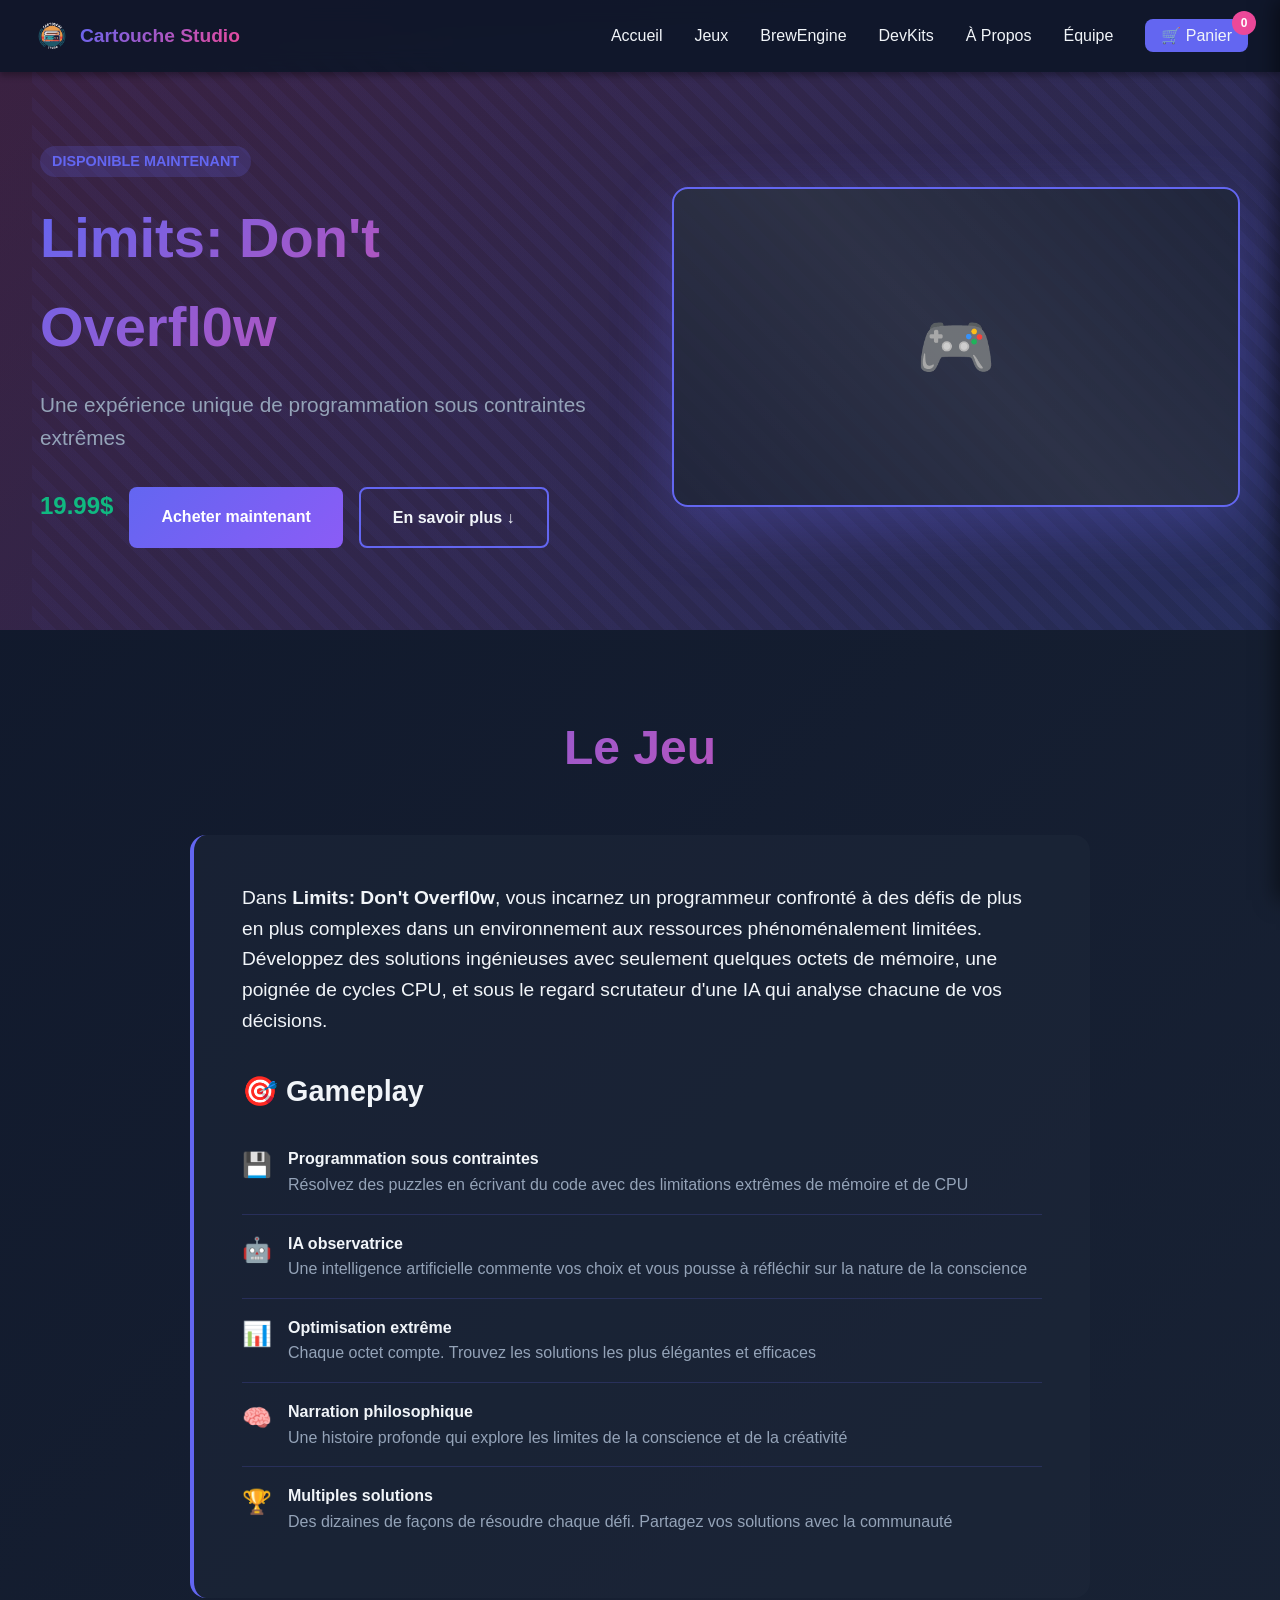
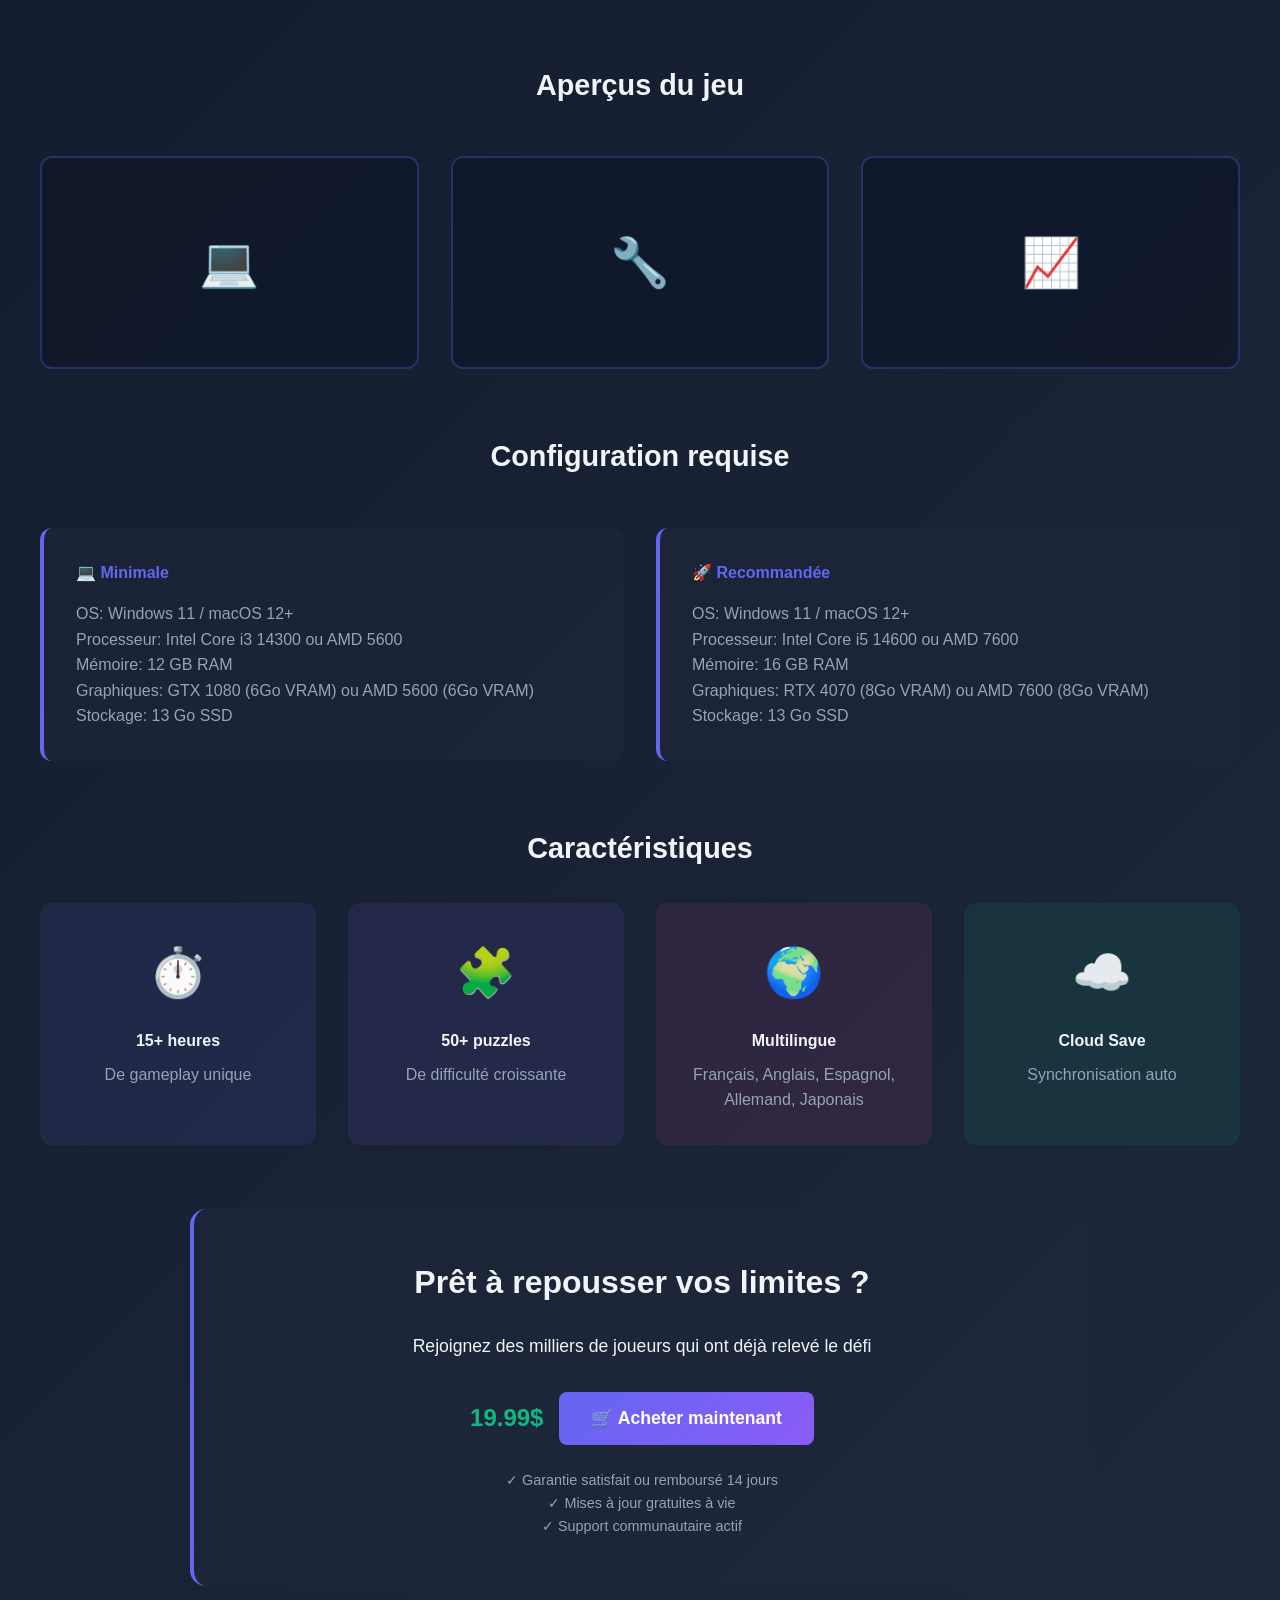
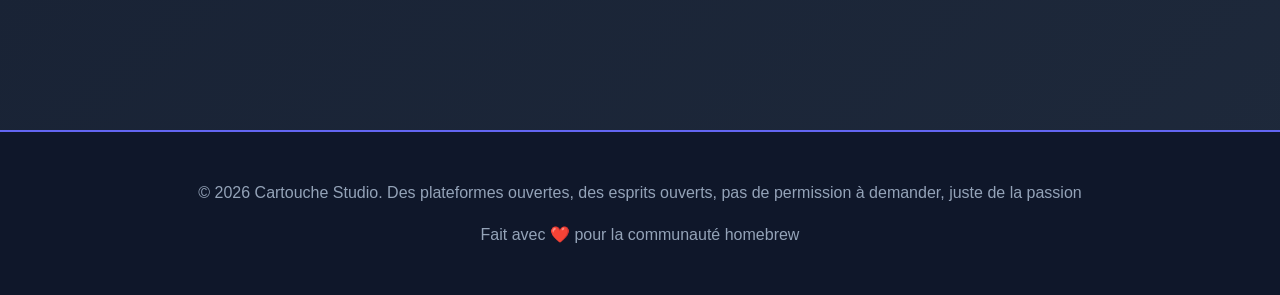
<file: SIO1/Site Vitrine/games.html>
<!DOCTYPE html>
<html lang="fr">
<head>
    <meta charset="UTF-8">
    <meta name="viewport" content="width=device-width, initial-scale=1.0">
    <title>Nos Jeux - Cartouche Studio</title>
    <link rel="stylesheet" href="./styles/styles.css">
    <link rel="stylesheet" href="./styles/games.css">
</head>
<body>
    <!-- Navigation -->
    <nav>
        <div class="container">
            <a href="index.html" class="logo-brand">
                <img src="./logo.png" alt="Cartouche Studio Logo" class="logo-img">
                <span>Cartouche Studio</span>
            </a>
            <ul>
                <li><a href="index.html">Accueil</a></li>
                <li><a href="games.html">Jeux</a></li>
                <li><a href="engine.html">BrewEngine</a></li>
                <li><a href="devkits.html">DevKits</a></li>
                <li><a href="about.html">À Propos</a></li>
                <li><a href="team.html">Équipe</a></li>
                <li>
                    <a href="#" class="cart-btn" onclick="toggleCart()">
                        🛒 Panier
                        <span class="cart-count" id="cartCount">0</span>
                    </a>
                </li>
            </ul>
        </div>
    </nav>

    <!-- Game Hero Section -->
    <section class="game-hero">
        <div class="game-content">
            <div>
                <span class="product-badge badge-software" style="font-size: 0.9rem; margin-bottom: 1rem;">DISPONIBLE MAINTENANT</span>
                <h1 style="font-size: 3.5rem; margin-bottom: 1rem; background: linear-gradient(135deg, var(--primary), var(--accent)); -webkit-background-clip: text; -webkit-text-fill-color: transparent;">
                    Limits: Don't Overfl0w
                </h1>
                <p style="font-size: 1.3rem; color: var(--text-muted); margin-bottom: 2rem;">
                    Une expérience unique de programmation sous contraintes extrêmes
                </p>
                <div style="display: flex; gap: 1rem; flex-wrap: wrap;">
                    <div class="product-price" style="margin: 0;">19.99$</div>
                    <button class="btn btn-primary" onclick="addToCart('Limits: Don\'t Overfl0w', 19.99, 'PC/Mac')">Acheter maintenant</button>
                    <a href="#details" class="btn btn-secondary">En savoir plus ↓</a>
                </div>
            </div>
            <div class="game-mockup">
                🎮
            </div>
        </div>
    </section>

    <!-- Game Details -->
    <section id="details" style="padding: 5rem 2rem;">
        <div style="max-width: 1200px; margin: 0 auto;">
            <h2 class="section-title">Le Jeu</h2>
            
            <div class="about-content fade-in">
                <p style="font-size: 1.2rem; margin-bottom: 2rem;">
                    Dans <strong>Limits: Don't Overfl0w</strong>, vous incarnez un programmeur confronté à des défis de plus en plus complexes 
                    dans un environnement aux ressources phénoménalement limitées. Développez des solutions ingénieuses 
                    avec seulement quelques octets de mémoire, une poignée de cycles CPU, et sous le regard scrutateur d'une IA 
                    qui analyse chacune de vos décisions.
                </p>

                <h3 style="margin: 2rem 0 1rem; font-size: 1.8rem;">🎯 Gameplay</h3>
                <ul class="feature-list">
                    <li>
                        <span class="feature-icon">💾</span>
                        <div>
                            <strong>Programmation sous contraintes</strong><br>
                            <span style="color: var(--text-muted);">Résolvez des puzzles en écrivant du code avec des limitations extrêmes de mémoire et de CPU</span>
                        </div>
                    </li>
                    <li>
                        <span class="feature-icon">🤖</span>
                        <div>
                            <strong>IA observatrice</strong><br>
                            <span style="color: var(--text-muted);">Une intelligence artificielle commente vos choix et vous pousse à réfléchir sur la nature de la conscience</span>
                        </div>
                    </li>
                    <li>
                        <span class="feature-icon">📊</span>
                        <div>
                            <strong>Optimisation extrême</strong><br>
                            <span style="color: var(--text-muted);">Chaque octet compte. Trouvez les solutions les plus élégantes et efficaces</span>
                        </div>
                    </li>
                    <li>
                        <span class="feature-icon">🧠</span>
                        <div>
                            <strong>Narration philosophique</strong><br>
                            <span style="color: var(--text-muted);">Une histoire profonde qui explore les limites de la conscience et de la créativité</span>
                        </div>
                    </li>
                    <li>
                        <span class="feature-icon">🏆</span>
                        <div>
                            <strong>Multiples solutions</strong><br>
                            <span style="color: var(--text-muted);">Des dizaines de façons de résoudre chaque défi. Partagez vos solutions avec la communauté</span>
                        </div>
                    </li>
                </ul>
            </div>

            <!-- Screenshots -->
            <h3 style="margin: 4rem 0 2rem; font-size: 1.8rem; text-align: center;">Aperçus du jeu</h3>
            <div class="screenshot-grid">
                <div class="screenshot fade-in">💻</div>
                <div class="screenshot fade-in">🔧</div>
                <div class="screenshot fade-in">📈</div>
            </div>

            <!-- Technical Specs -->
            <h3 style="margin: 4rem 0 2rem; font-size: 1.8rem; text-align: center;">Configuration requise</h3>
            <div class="specs-grid">
                <div class="spec-card fade-in">
                    <h4>💻 Minimale</h4>
                    <p style="color: var(--text-muted); margin-top: 1rem;">
                        OS: Windows 11 / macOS 12+<br>
                        Processeur: Intel Core i3 14300 ou AMD 5600<br>
                        Mémoire: 12 GB RAM<br>
                        Graphiques: GTX 1080 (6Go VRAM) ou AMD 5600 (6Go VRAM)<br>
                        Stockage: 13 Go SSD
                    </p>
                </div>
                <div class="spec-card fade-in">
                    <h4>🚀 Recommandée</h4>
                    <p style="color: var(--text-muted); margin-top: 1rem;">
                        OS: Windows 11 / macOS 12+<br>
                        Processeur: Intel Core i5 14600 ou AMD 7600<br>
                        Mémoire: 16 GB RAM<br>
                        Graphiques: RTX 4070 (8Go VRAM) ou AMD 7600 (8Go VRAM)<br>
                        Stockage: 13 Go SSD
                    </p>
                </div>
            </div>

            <!-- Features Grid -->
            <h3 style="margin: 4rem 0 2rem; font-size: 1.8rem; text-align: center;">Caractéristiques</h3>
            <div style="display: grid; grid-template-columns: repeat(auto-fit, minmax(250px, 1fr)); gap: 2rem;">
                <div style="text-align: center; padding: 2rem; background: rgba(99, 102, 241, 0.1); border-radius: 12px;" class="fade-in">
                    <div style="font-size: 3rem; margin-bottom: 1rem;">⏱️</div>
                    <h4 style="margin-bottom: 0.5rem;">15+ heures</h4>
                    <p style="color: var(--text-muted);">De gameplay unique</p>
                </div>
                <div style="text-align: center; padding: 2rem; background: rgba(139, 92, 246, 0.1); border-radius: 12px;" class="fade-in">
                    <div style="font-size: 3rem; margin-bottom: 1rem;">🧩</div>
                    <h4 style="margin-bottom: 0.5rem;">50+ puzzles</h4>
                    <p style="color: var(--text-muted);">De difficulté croissante</p>
                </div>
                <div style="text-align: center; padding: 2rem; background: rgba(236, 72, 153, 0.1); border-radius: 12px;" class="fade-in">
                    <div style="font-size: 3rem; margin-bottom: 1rem;">🌍</div>
                    <h4 style="margin-bottom: 0.5rem;">Multilingue</h4>
                    <p style="color: var(--text-muted);">Français, Anglais, Espagnol, Allemand, Japonais</p>
                </div>
                <div style="text-align: center; padding: 2rem; background: rgba(16, 185, 129, 0.1); border-radius: 12px;" class="fade-in">
                    <div style="font-size: 3rem; margin-bottom: 1rem;">☁️</div>
                    <h4 style="margin-bottom: 0.5rem;">Cloud Save</h4>
                    <p style="color: var(--text-muted);">Synchronisation auto</p>
                </div>
            </div>

            <!-- Purchase Section -->
            <div class="about-content fade-in" style="margin-top: 4rem; text-align: center;">
                <h3 style="font-size: 2rem; margin-bottom: 1.5rem;">Prêt à repousser vos limites ?</h3>
                <p style="font-size: 1.1rem; margin-bottom: 2rem;">
                    Rejoignez des milliers de joueurs qui ont déjà relevé le défi
                </p>
                <div style="display: flex; gap: 1rem; justify-content: center; align-items: center; flex-wrap: wrap;">
                    <div class="product-price" style="margin: 0;">19.99$</div>
                    <button class="btn btn-primary" style="font-size: 1.1rem;" onclick="addToCart('Limits: Don\'t Overfl0w', 19.99, 'PC/Mac')">
                        🛒 Acheter maintenant
                    </button>
                </div>
                <p style="margin-top: 1.5rem; color: var(--text-muted); font-size: 0.9rem;">
                    ✓ Garantie satisfait ou remboursé 14 jours<br>
                    ✓ Mises à jour gratuites à vie<br>
                    ✓ Support communautaire actif
                </p>
            </div>
        </div>
    </section>

    <!-- Footer -->
    <footer>
        <p>&copy; 2026 Cartouche Studio. Des plateformes ouvertes, des esprits ouverts, pas de permission à demander, juste de la passion</p>
        <p style="margin-top: 1rem;">Fait avec ❤️ pour la communauté homebrew</p>
    </footer>

    <!-- Cart Sidebar -->
    <div class="cart-sidebar" id="cartSidebar">
        <div class="cart-header">
            <h2>🛒 Votre Panier</h2>
            <button class="close-cart" onclick="toggleCart()">×</button>
        </div>
        <div class="cart-items" id="cartItems"></div>
        <div class="cart-footer" id="cartFooter" style="display: none;">
            <div class="cart-total">
                <span>Total:</span>
                <span id="cartTotal">0$</span>
            </div>
            <button class="btn btn-primary" style="width: 100%;" onclick="checkout()">Commander</button>
        </div>
    </div>

    <script src="./js/cart.js"></script>
</body>
</html>
</file>
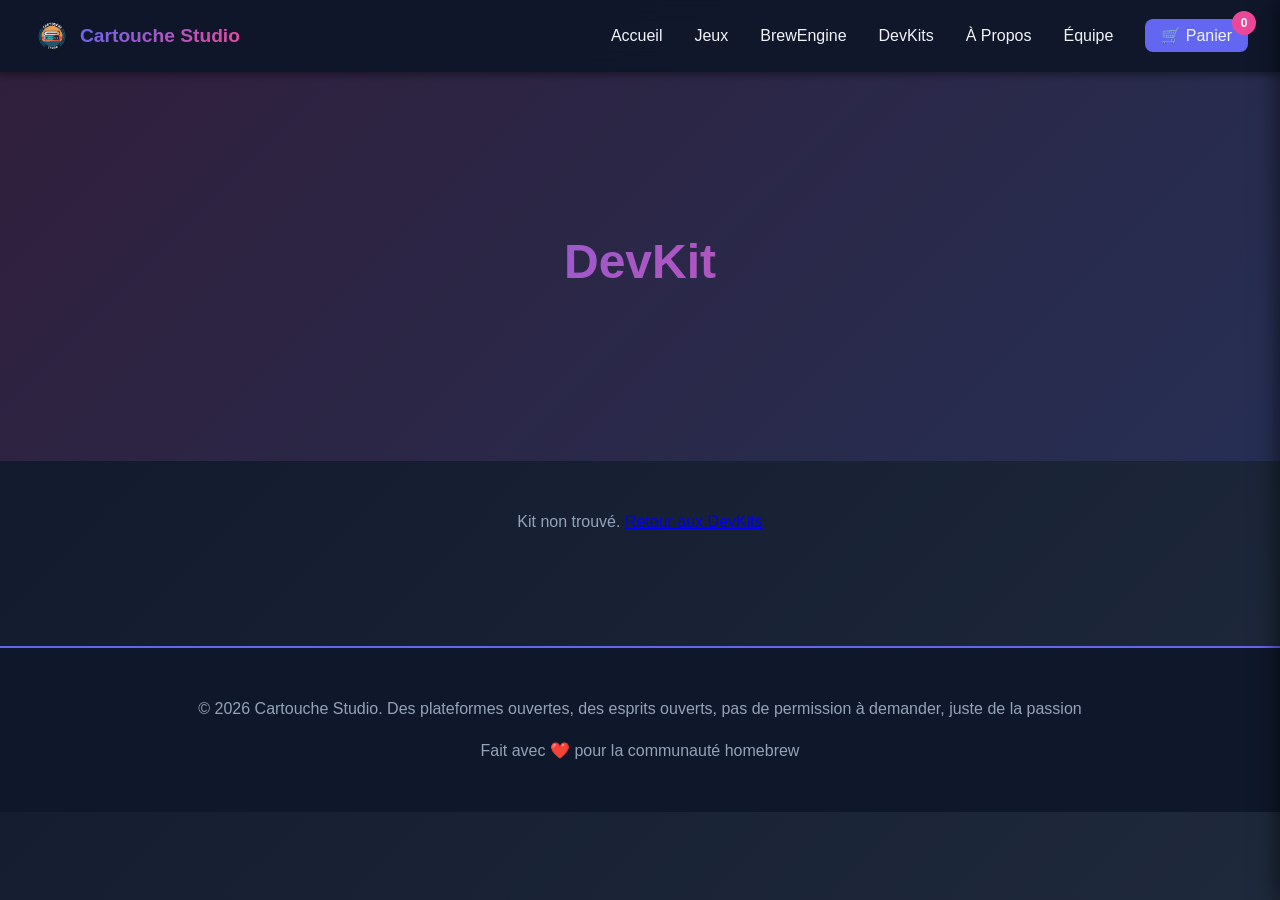
<file: SIO1/Site Vitrine/kits.html>
<!DOCTYPE html>
<html lang="fr">
<head>
    <meta charset="UTF-8">
    <meta name="viewport" content="width=device-width, initial-scale=1.0">
    <title id="page-title">DevKit - Cartouche Studio</title>
    <link rel="stylesheet" href="./styles/styles.css">
    <style>
        .kit-hero {
            padding: 6rem 2rem 4rem;
            background: linear-gradient(135deg, rgba(236, 72, 153, 0.15) 0%, rgba(99, 102, 241, 0.15) 100%);
            text-align: center;
        }

        .kit-container {
            max-width: 1200px;
            margin: 0 auto;
            padding: 3rem 2rem;
        }

        .kit-main {
            display: grid;
            grid-template-columns: 1fr 1fr;
            gap: 3rem;
            margin-bottom: 3rem;
        }

        .kit-gallery {
            display: flex;
            flex-direction: column;
            gap: 1rem;
        }

        .kit-image-main {
            width: 100%;
            aspect-ratio: 1;
            background: linear-gradient(135deg, rgba(236, 72, 153, 0.15), rgba(99, 102, 241, 0.15));
            border-radius: 16px;
            display: flex;
            align-items: center;
            justify-content: center;
            font-size: 8rem;
            border: 2px solid rgba(99, 102, 241, 0.3);
        }

        .kit-info h1 {
            font-size: 2.5rem;
            margin-bottom: 0.5rem;
            color: var(--text);
        }

        .kit-subtitle {
            color: var(--text-muted);
            font-size: 1.1rem;
            margin-bottom: 1.5rem;
        }

        .kit-price {
            font-size: 2.5rem;
            color: var(--success);
            font-weight: bold;
            margin: 1.5rem 0;
        }

        .kit-stock {
            color: var(--success);
            margin-bottom: 1.5rem;
            font-weight: 500;
        }

        .kit-description {
            color: var(--text-muted);
            line-height: 1.6;
            margin-bottom: 2rem;
        }

        .kit-specs-grid {
            display: grid;
            grid-template-columns: repeat(2, 1fr);
            gap: 1rem;
            margin: 2rem 0;
        }

        .spec-badge {
            background: rgba(99, 102, 241, 0.1);
            border: 1px solid rgba(99, 102, 241, 0.3);
            padding: 1rem;
            border-radius: 8px;
        }

        .spec-badge h5 {
            color: var(--primary);
            font-size: 0.85rem;
            text-transform: uppercase;
            margin-bottom: 0.5rem;
        }

        .spec-badge p {
            color: var(--text);
            font-size: 0.95rem;
            margin: 0;
        }

        .action-buttons {
            display: flex;
            gap: 1rem;
            margin: 2rem 0;
        }

        .action-buttons button {
            flex: 1;
            padding: 1rem;
            font-size: 1rem;
        }

        .specs-section {
            background: rgba(30, 41, 59, 0.4);
            padding: 2.5rem;
            border-radius: 16px;
            margin: 3rem 0;
            border: 1px solid rgba(99, 102, 241, 0.2);
        }

        .specs-section h2 {
            font-size: 2rem;
            margin-bottom: 2rem;
            color: var(--text);
        }

        .specs-grid {
            display: grid;
            grid-template-columns: repeat(auto-fit, minmax(250px, 1fr));
            gap: 2rem;
            margin-bottom: 2rem;
        }

        .spec-card {
            background: rgba(0, 0, 0, 0.3);
            padding: 1.5rem;
            border-radius: 12px;
            border-left: 4px solid var(--primary);
        }

        .spec-card h4 {
            color: var(--primary);
            margin-bottom: 0.75rem;
            font-size: 1.1rem;
        }

        .spec-card p {
            color: var(--text-muted);
            line-height: 1.6;
            margin: 0;
        }

        .includes-section {
            background: rgba(236, 72, 153, 0.08);
            padding: 2rem;
            border-radius: 12px;
            border-left: 4px solid var(--accent);
            margin: 2rem 0;
        }

        .includes-section h3 {
            color: var(--accent);
            margin-bottom: 1.5rem;
            font-size: 1.3rem;
        }

        .includes-list {
            display: grid;
            grid-template-columns: repeat(auto-fit, minmax(250px, 1fr));
            gap: 1rem;
            list-style: none;
            padding: 0;
            margin: 0;
        }

        .includes-list li {
            padding-left: 1.5rem;
            position: relative;
            color: var(--text);
        }

        .includes-list li::before {
            content: '✓';
            position: absolute;
            left: 0;
            color: var(--success);
            font-weight: bold;
        }

        .options-section {
            background: rgba(99, 102, 241, 0.08);
            padding: 2.5rem;
            border-radius: 16px;
            margin: 3rem 0;
            border: 1px solid rgba(99, 102, 241, 0.2);
        }

        .options-section h2 {
            font-size: 2rem;
            margin-bottom: 2rem;
            color: var(--text);
        }

        .option-card {
            padding: 1.5rem;
            border: 2px solid rgba(99, 102, 241, 0.3);
            border-radius: 12px;
            cursor: pointer;
            transition: all 0.3s ease;
            text-align: center;
            background: rgba(0, 0, 0, 0.3);
            position: relative;
            overflow: hidden;
        }

        .option-card::before {
            content: '';
            position: absolute;
            top: 0;
            left: 0;
            width: 100%;
            height: 3px;
            background: linear-gradient(90deg, var(--primary), var(--accent));
            transform: scaleX(0);
            transition: transform 0.3s ease;
            transform-origin: left;
        }

        .option-card:hover {
            border-color: var(--primary);
            background: rgba(99, 102, 241, 0.15);
        }

        .option-card:hover::before {
            transform: scaleX(1);
        }

        .option-card.active {
            border-color: var(--success);
            background: rgba(34, 197, 94, 0.15);
        }

        .option-card.active::before {
            background: var(--success);
            transform: scaleX(1);
        }

        .options-grid {
            display: grid;
            grid-template-columns: repeat(auto-fit, minmax(180px, 1fr));
            gap: 1rem;
            margin-bottom: 2rem;
        }

        .price-summary {
            background: rgba(99, 102, 241, 0.1);
            padding: 1.5rem;
            border-radius: 12px;
            margin-top: 2rem;
        }

        .price-row {
            display: flex;
            justify-content: space-between;
            margin-bottom: 0.75rem;
            color: var(--text-muted);
        }

        .price-row.total {
            border-top: 1px solid rgba(99, 102, 241, 0.3);
            padding-top: 1rem;
            margin-top: 1rem;
            color: var(--success);
            font-weight: bold;
            font-size: 1.2rem;
        }

        @media (max-width: 968px) {
            .kit-main {
                grid-template-columns: 1fr;
            }

            .kit-specs-grid {
                grid-template-columns: 1fr;
            }

            .specs-grid {
                grid-template-columns: 1fr;
            }

            .action-buttons {
                flex-direction: column;
            }
        }
    </style>
</head>
<body>
    <!-- Navigation -->
    <nav>
        <div class="container">
            <a href="index.html" class="logo-brand">
                <img src="logo.png" alt="Cartouche Studio Logo" class="logo-img">
                <span>Cartouche Studio</span>
            </a>
            <ul>
                <li><a href="index.html">Accueil</a></li>
                <li><a href="games.html">Jeux</a></li>
                <li><a href="engine.html">BrewEngine</a></li>
                <li><a href="devkits.html">DevKits</a></li>
                <li><a href="about.html">À Propos</a></li>
                <li><a href="team.html">Équipe</a></li>
                <li>
                    <a href="#" class="cart-btn" onclick="toggleCart()">
                        🛒 Panier
                        <span class="cart-count" id="cartCount">0</span>
                    </a>
                </li>
            </ul>
        </div>
    </nav>

    <!-- Hero -->
    <div class="kit-hero">
        <div class="page-header">
            <h1 class="section-title" id="hero-title">DevKit</h1>
            <p style="color: var(--text-muted); font-size: 1.1rem;" id="hero-subtitle"></p>
        </div>
    </div>

    <!-- Main Content -->
    <div class="kit-container" id="kit-content">
        <p style="text-align: center; color: var(--text-muted);">Chargement...</p>
    </div>

    <!-- Footer -->
    <footer>
        <p>&copy; 2026 Cartouche Studio. Des plateformes ouvertes, des esprits ouverts, pas de permission à demander, juste de la passion</p>
        <p style="margin-top: 1rem;">Fait avec ❤️ pour la communauté homebrew</p>
    </footer>

    <!-- Cart Sidebar -->
    <div class="cart-sidebar" id="cartSidebar">
        <div class="cart-header">
            <h2>🛒 Votre Panier</h2>
            <button class="close-cart" onclick="toggleCart()">×</button>
        </div>
        <div class="cart-items" id="cartItems"></div>
        <div class="cart-footer" id="cartFooter" style="display: none;">
            <div class="cart-total">
                <span>Total:</span>
                <span id="cartTotal">0$</span>
            </div>
            <button class="btn btn-primary" style="width: 100%;" onclick="checkout()">Commander</button>
        </div>
    </div>

    <script src="./js/cart.js"></script>
    <script src="./js/products-data.js"></script>
    <script src="./js/kits.js"></script>
</body>
</html>
</file>
<file: SIO1/Site Vitrine/styles/styles.css>
* {
    margin: 0;
    padding: 0;
    box-sizing: border-box;
}

:root {
    --primary: #6366f1;
    --secondary: #8b5cf6;
    --accent: #ec4899;
    --dark: #0f172a;
    --dark-light: #1e293b;
    --text: #f1f5f9;
    --text-muted: #94a3b8;
    --success: #10b981;
    --warning: #f59e0b;
}

body {
    font-family: 'Segoe UI', Tahoma, Geneva, Verdana, sans-serif;
    background: linear-gradient(135deg, var(--dark) 0%, var(--dark-light) 100%);
    color: var(--text);
    line-height: 1.6;
    overflow-x: hidden;
    min-height: 100vh;
}

/* Navigation */
nav {
    position: fixed;
    top: 0;
    width: 100%;
    background: rgba(15, 23, 42, 0.95);
    backdrop-filter: blur(10px);
    padding: 1rem 2rem;
    z-index: 1000;
    box-shadow: 0 4px 6px rgba(0, 0, 0, 0.3);
}

nav .container {
    max-width: 1400px;
    margin: 0 auto;
    display: flex;
    justify-content: space-between;
    align-items: center;
    gap: 2rem;
}

.logo-brand {
    display: flex !important;
    flex-direction: row !important;
    align-items: center !important;
    justify-content: center;
    gap: 0.5rem;
    text-decoration: none;
    text-align: center;
    background: transparent !important;
    padding: 0;
}

.logo-img {
    height: 40px;
    width: auto;
    object-fit: contain;
    background: transparent;
    display: block;
}

.logo-brand span {
    font-size: 1.2rem;
    font-weight: bold;
    background: linear-gradient(135deg, var(--primary), var(--accent));
    -webkit-background-clip: text;
    -webkit-text-fill-color: transparent;
    background-clip: text;
}

nav ul {
    list-style: none;
    display: flex;
    gap: 2rem;
    align-items: center;
}

nav a {
    color: var(--text);
    text-decoration: none;
    transition: color 0.3s;
    font-weight: 500;
}

nav a:hover {
    color: var(--primary);
}

.cart-btn {
    background: var(--primary);
    padding: 0.5rem 1rem;
    border-radius: 8px;
    position: relative;
    cursor: pointer;
}

.cart-count {
    position: absolute;
    top: -8px;
    right: -8px;
    background: var(--accent);
    color: white;
    border-radius: 50%;
    width: 24px;
    height: 24px;
    display: flex;
    align-items: center;
    justify-content: center;
    font-size: 0.75rem;
    font-weight: bold;
}

/* Hero Section */
.hero {
    min-height: 100vh;
    display: flex;
    align-items: center;
    justify-content: center;
    text-align: center;
    padding: 6rem 2rem 4rem;
    background: linear-gradient(135deg, rgba(99, 102, 241, 0.1) 0%, rgba(236, 72, 153, 0.1) 100%);
    position: relative;
    overflow: hidden;
}

.hero::before {
    content: '';
    position: absolute;
    width: 200%;
    height: 200%;
    background: 
        repeating-linear-gradient(0deg, transparent, transparent 2px, rgba(99, 102, 241, 0.03) 2px, rgba(99, 102, 241, 0.03) 4px),
        repeating-linear-gradient(90deg, transparent, transparent 2px, rgba(99, 102, 241, 0.03) 2px, rgba(99, 102, 241, 0.03) 4px);
    animation: grid-move 20s linear infinite;
}

@keyframes grid-move {
    0% { transform: translate(0, 0); }
    100% { transform: translate(50px, 50px); }
}

.hero-content {
    max-width: 900px;
    position: relative;
    z-index: 1;
}

.hero-logo {
    height: 256px;
    width: auto;
    object-fit: contain;
    margin: 0 auto 2rem auto;
    display: block;
    animation: float 3s ease-in-out infinite;
}

@keyframes float {
    0%, 100% { transform: translateY(0px); }
    50% { transform: translateY(-20px); }
}

.hero h1 {
    font-size: 4rem;
    margin-bottom: 1rem;
    background: linear-gradient(135deg, var(--primary), var(--accent));
    -webkit-background-clip: text;
    -webkit-text-fill-color: transparent;
    background-clip: text;
    animation: glow 2s ease-in-out infinite alternate;
}

@keyframes glow {
    from { filter: drop-shadow(0 0 5px rgba(99, 102, 241, 0.5)); }
    to { filter: drop-shadow(0 0 20px rgba(236, 72, 153, 0.5)); }
}

.hero .tagline {
    font-size: 1.5rem;
    color: var(--text-muted);
    margin-bottom: 0.5rem;
}

.cta-buttons {
    display: flex;
    gap: 1rem;
    justify-content: center;
    flex-wrap: wrap;
}

.btn {
    padding: 1rem 2rem;
    border: none;
    border-radius: 8px;
    font-size: 1rem;
    cursor: pointer;
    transition: all 0.3s;
    text-decoration: none;
    display: inline-block;
    font-weight: 600;
}

.btn-primary {
    background: linear-gradient(135deg, var(--primary), var(--secondary));
    color: white;
}

.btn-primary:hover {
    transform: translateY(-2px);
    box-shadow: 0 10px 20px rgba(99, 102, 241, 0.4);
}

.btn-secondary {
    background: transparent;
    color: var(--text);
    border: 2px solid var(--primary);
}

.btn-secondary:hover {
    background: var(--primary);
    transform: translateY(-2px);
}

/* Section Styles */
section {
    padding: 5rem 2rem;
    max-width: 1400px;
    margin: 0 auto;
}

.page-header {
    padding-top: 8rem;
    padding-bottom: 3rem;
    text-align: center;
}

.section-title {
    font-size: 3rem;
    text-align: center;
    margin-bottom: 3rem;
    background: linear-gradient(135deg, var(--primary), var(--accent));
    -webkit-background-clip: text;
    -webkit-text-fill-color: transparent;
    background-clip: text;
}

/* Products Grid */
.products-grid {
    display: grid;
    grid-template-columns: repeat(auto-fit, minmax(350px, 1fr));
    gap: 2rem;
    margin-top: 3rem;
}

.product-card {
    background: rgba(30, 41, 59, 0.8);
    border-radius: 16px;
    padding: 2rem;
    border: 2px solid transparent;
    transition: all 0.3s;
    position: relative;
    overflow: hidden;
}

.product-card::before {
    content: '';
    position: absolute;
    top: 0;
    left: 0;
    right: 0;
    height: 4px;
    background: linear-gradient(90deg, var(--primary), var(--accent));
}

.product-card:hover {
    border-color: var(--primary);
    transform: translateY(-5px);
    box-shadow: 0 20px 40px rgba(99, 102, 241, 0.2);
}

.product-badge {
    display: inline-block;
    padding: 0.25rem 0.75rem;
    border-radius: 20px;
    font-size: 0.85rem;
    font-weight: bold;
    margin-bottom: 1rem;
}

.badge-software {
    background: rgba(99, 102, 241, 0.2);
    color: var(--primary);
}

.badge-hardware {
    background: rgba(236, 72, 153, 0.2);
    color: var(--accent);
}

.badge-free {
    background: rgba(16, 185, 129, 0.2);
    color: var(--success);
}

.product-card h3 {
    font-size: 1.75rem;
    margin-bottom: 1rem;
    color: var(--text);
}

.product-card p {
    color: var(--text-muted);
    margin-bottom: 1.5rem;
    min-height: 80px;
}

.product-price {
    font-size: 1.5rem;
    font-weight: bold;
    color: var(--success);
    margin-bottom: 1rem;
}


/* About Section */
.about-content {
    max-width: 900px;
    margin: 0 auto;
    background: rgba(30, 41, 59, 0.5);
    padding: 3rem;
    border-radius: 16px;
    border-left: 4px solid var(--primary);
}

.timeline {
    margin-top: 3rem;
}

.timeline-item {
    position: relative;
    padding-left: 3rem;
    margin-bottom: 2rem;
}

.timeline-item::before {
    content: '';
    position: absolute;
    left: 0;
    top: 0;
    width: 16px;
    height: 16px;
    background: var(--primary);
    border-radius: 50%;
    box-shadow: 0 0 0 4px rgba(99, 102, 241, 0.2);
}

.timeline-item::after {
    content: '';
    position: absolute;
    left: 7px;
    top: 16px;
    width: 2px;
    height: calc(100% + 2rem);
    background: rgba(99, 102, 241, 0.2);
}

.timeline-item:last-child::after {
    display: none;
}

.timeline-year {
    color: var(--primary);
    font-weight: bold;
    font-size: 1.2rem;
    margin-bottom: 0.5rem;
}

.team-card {
    background: rgba(30, 41, 59, 0.8);
    border-radius: 16px;
    padding: 2rem;
    text-align: center;
    border: 2px solid transparent;
    transition: all 0.3s;
    position: relative;
    overflow: hidden;
}

.team-card::before {
    content: '';
    position: absolute;
    top: 0;
    left: 0;
    right: 0;
    height: 4px;
    background: linear-gradient(90deg, var(--primary), var(--accent));
}

.team-card:hover {
    border-color: var(--primary);
    transform: translateY(-5px);
    box-shadow: 0 20px 40px rgba(99, 102, 241, 0.2);
}

.team-avatar {
    width: 150px;
    height: 150px;
    border-radius: 50%;
    margin: 0 auto 1.5rem;
    background: linear-gradient(135deg, var(--primary), var(--accent));
    display: flex;
    align-items: center;
    justify-content: center;
    font-size: 3rem;
    font-weight: bold;
    color: white;
    overflow: hidden;
    border: 3px solid var(--primary);
    box-shadow: 0 5px 15px rgba(0, 0, 0, 0.3);
}

.team-avatar img {
    width: 100%;
    height: 100%;
    object-fit: cover;
}

.team-card h3 {
    font-size: 1.5rem;
    margin-bottom: 0.5rem;
    color: var(--text);
}

.team-card .role {
    color: var(--primary);
    font-weight: 600;
    margin-bottom: 1rem;
}

.download-fiche {
    display: inline-flex;
    align-items: center;
    gap: 0.5rem;
    margin-top: 1rem;
    padding: 0.75rem 1.5rem;
    background: var(--primary);
    color: white;
    text-decoration: none;
    border-radius: 8px;
    transition: all 0.3s;
    font-weight: 600;
}

.download-fiche:hover {
    background: var(--secondary);
    transform: translateY(-2px);
}

/* Organigramme */
.orgchart-container {
    display: flex;
    flex-direction: column;
    align-items: center;
    margin-top: 3rem;
    gap: 3rem;
}

.orgchart-level-1 {
    display: flex;
    justify-content: center;
    width: 100%;
}

.orgchart-connector {
    width: 2px;
    height: 3rem;
    background: linear-gradient(180deg, var(--primary), var(--accent));
    position: relative;
}

.orgchart-connector::before {
    content: '';
    position: absolute;
    width: 100%;
    height: 2px;
    background: linear-gradient(90deg, var(--primary), var(--accent));
    top: 100%;
    left: 0;
}

.orgchart-level-2 {
    display: grid;
    grid-template-columns: repeat(auto-fit, minmax(200px, 1fr));
    gap: 2rem;
    width: 100%;
    max-width: 1400px;
    position: relative;
}

.orgchart-level-2::before {
    content: '';
    position: absolute;
    top: -3rem;
    left: 5%;
    right: 5%;
    height: 2px;
    background: linear-gradient(90deg, var(--primary), transparent, var(--accent));
}

.team-card-org {
    min-height: auto;
    padding: 1.5rem;
}

.team-card-org .team-avatar {
    width: 120px;
    height: 120px;
}

.team-card-org h3 {
    font-size: 1.2rem;
}

.team-card-org .role {
    font-size: 0.9rem;
}

.expand-btn {
    background: none;
    border: none;
    color: var(--primary);
    cursor: pointer;
    font-size: 0.9rem;
    padding: 0.5rem;
    transition: all 0.3s;
    font-weight: 600;
}

.expand-btn:hover {
    color: var(--accent);
}

.person-details {
    margin-top: 1rem;
    border-top: 1px solid rgba(99, 102, 241, 0.2);
    padding-top: 1rem;
    transition: all 0.3s;
}

/* Cart */
.cart-sidebar {
    position: fixed;
    right: -400px;
    top: 0;
    width: 400px;
    height: 100vh;
    background: var(--dark-light);
    box-shadow: -4px 0 20px rgba(0, 0, 0, 0.5);
    z-index: 2000;
    transition: right 0.3s;
    overflow-y: auto;
}

.cart-sidebar.open {
    right: 0;
}

.cart-header {
    padding: 2rem;
    border-bottom: 2px solid var(--dark);
    display: flex;
    justify-content: space-between;
    align-items: center;
}

.close-cart {
    background: none;
    border: none;
    color: var(--text);
    font-size: 2rem;
    cursor: pointer;
    width: 40px;
    height: 40px;
    display: flex;
    align-items: center;
    justify-content: center;
    border-radius: 8px;
    transition: background 0.3s;
}

.close-cart:hover {
    background: var(--dark);
}

.cart-items {
    padding: 2rem;
}

.cart-item {
    background: var(--dark);
    padding: 1rem;
    border-radius: 8px;
    margin-bottom: 1rem;
    display: flex;
    justify-content: space-between;
    align-items: center;
}

.cart-item-info h4 {
    margin-bottom: 0.5rem;
}

.cart-item-info p {
    color: var(--text-muted);
    font-size: 0.9rem;
}

.cart-item-price {
    font-weight: bold;
    color: var(--success);
}

.remove-item {
    background: var(--accent);
    color: white;
    border: none;
    padding: 0.5rem 1rem;
    border-radius: 6px;
    cursor: pointer;
    margin-left: 1rem;
}

.cart-footer {
    padding: 2rem;
    border-top: 2px solid var(--dark);
    position: sticky;
    bottom: 0;
    background: var(--dark-light);
}

.cart-total {
    display: flex;
    justify-content: space-between;
    font-size: 1.5rem;
    font-weight: bold;
    margin-bottom: 1rem;
}

.empty-cart {
    text-align: center;
    padding: 3rem 2rem;
    color: var(--text-muted);
}

/* Footer */
footer {
    background: var(--dark);
    padding: 3rem 2rem;
    text-align: center;
    border-top: 2px solid var(--primary);
    margin-top: 4rem;
}

footer p {
    color: var(--text-muted);
}

/* Responsive */
@media (max-width: 768px) {
    .hero h1 {
        font-size: 2.5rem;
    }

    .hero .tagline {
        font-size: 1.2rem;
    }

    nav ul {
        gap: 1rem;
        font-size: 0.9rem;
    }

    .products-grid {
        grid-template-columns: 1fr;
    }

    .team-grid {
        grid-template-columns: 1fr;
    }

    .orgchart-level-2 {
        grid-template-columns: repeat(2, 1fr);
    }

    .cart-sidebar {
        width: 100%;
        right: -100%;
    }

    section {
        padding: 3rem 1rem;
    }

    .section-title {
        font-size: 2rem;
    }
}

/* Animations */
@keyframes fadeInUp {
    from {
        opacity: 0;
        transform: translateY(30px);
    }
    to {
        opacity: 1;
        transform: translateY(0);
    }
}

.fade-in {
    animation: fadeInUp 0.6s ease-out;
}
/* Media Grid & Options */
.media-grid {
    display: grid;
    grid-template-columns: repeat(auto-fill, minmax(140px, 1fr));
    gap: 1rem;
    margin-bottom: 2rem;
}

.media-option {
    background: rgba(30, 41, 59, 0.6);
    border: 2px solid rgba(99, 102, 241, 0.3);
    border-radius: 12px;
    padding: 1.5rem;
    cursor: pointer;
    transition: all 0.3s;
    position: relative;
    overflow: hidden;
    display: flex;
    flex-direction: column;
    align-items: center;
    justify-content: center;
    text-align: center;
    min-height: 160px;
}

.media-option::before {
    content: '';
    position: absolute;
    top: 0;
    left: 0;
    right: 0;
    height: 3px;
    background: linear-gradient(90deg, var(--primary), var(--accent));
    transform: scaleX(0);
    transform-origin: left;
    transition: transform 0.4s cubic-bezier(0.34, 1.56, 0.64, 1);
}

.media-option:hover::before {
    transform: scaleX(1);
}

.media-option:hover {
    border-color: var(--primary);
    transform: translateY(-3px);
    box-shadow: 0 8px 20px rgba(99, 102, 241, 0.2);
}

.media-option.active {
    background: rgba(99, 102, 241, 0.2);
    border-color: var(--primary);
    box-shadow: 0 0 20px rgba(99, 102, 241, 0.3);
}

.media-option .icon {
    font-size: 2rem;
    margin-bottom: 0.5rem;
}

.media-option .name {
    font-weight: 600;
    font-size: 0.95rem;
    margin-bottom: 0.25rem;
}

.media-option .capacity {
    font-size: 0.8rem;
    color: var(--text-muted);
    margin-bottom: 0.5rem;
}

.media-option .price {
    color: var(--success);
    font-weight: 700;
    font-size: 1rem;
}

/* Workstation Grid & Options */
.workstation-grid {
    display: grid;
    grid-template-columns: repeat(auto-fit, minmax(280px, 1fr));
    gap: 2rem;
    margin: 2rem 0;
}

.workstation-option {
    background: rgba(30, 41, 59, 0.7);
    border: 2px solid rgba(99, 102, 241, 0.3);
    border-radius: 14px;
    padding: 2rem;
    position: relative;
    overflow: hidden;
    transition: all 0.3s;
    display: flex;
    flex-direction: column;
    min-height: 400px;
}

.workstation-option::before {
    content: '';
    position: absolute;
    top: 0;
    left: 0;
    right: 0;
    height: 4px;
    background: linear-gradient(90deg, var(--primary), var(--accent));
    transform: scaleX(0);
    transform-origin: left;
    transition: transform 0.4s cubic-bezier(0.34, 1.56, 0.64, 1);
}

.workstation-option:hover::before {
    transform: scaleX(1);
}

.workstation-option:hover {
    border-color: var(--primary);
    transform: translateY(-5px);
    box-shadow: 0 15px 40px rgba(99, 102, 241, 0.2);
}

.workstation-option.featured {
    background: linear-gradient(135deg, rgba(236, 72, 153, 0.15), rgba(99, 102, 241, 0.15));
    border-color: var(--accent);
    transform: scale(1.03);
    min-height: 420px;
}

.workstation-option.featured:hover {
    transform: scale(1.03) translateY(-5px);
    box-shadow: 0 20px 50px rgba(236, 72, 153, 0.3);
}

.workstation-option h5 {
    color: var(--primary);
    font-size: 1.3rem;
    margin-bottom: 1rem;
}

.workstation-option .storage-info {
    flex-grow: 1;
    margin: 1.5rem 0;
}

.workstation-option .storage-info p {
    color: var(--text-muted);
    font-size: 0.95rem;
    margin-bottom: 0.75rem;
    display: flex;
    align-items: center;
    gap: 0.5rem;
}

.workstation-option .storage-info p::before {
    content: '💾';
}

.workstation-badge {
    position: absolute;
    top: 1.5rem;
    right: 1.5rem;
    background: linear-gradient(135deg, var(--primary), var(--secondary));
    color: white;
    padding: 0.5rem 1rem;
    border-radius: 20px;
    font-size: 0.8rem;
    font-weight: 600;
    white-space: nowrap;
}
</file>
<file: SIO1/Site Vitrine/styles/devkits.css>
.devkit-hero {
    padding: 8rem 2rem 4rem;
    background: linear-gradient(135deg, rgba(236, 72, 153, 0.15) 0%, rgba(99, 102, 241, 0.15) 100%);
    text-align: center;
}

.devkit-detail {
    background: rgba(30, 41, 59, 0.8);
    border-radius: 16px;
    padding: 3rem;
    margin: 2rem 0;
    border: 2px solid transparent;
    transition: all 0.3s;
}

.devkit-detail:hover {
    border-color: var(--primary);
    box-shadow: 0 10px 40px rgba(99, 102, 241, 0.2);
}

.devkit-header {
    display: grid;
    grid-template-columns: 150px 1fr auto;
    gap: 2rem;
    align-items: center;
    margin-bottom: 2rem;
}

.devkit-icon {
    width: 150px;
    height: 150px;
    background: linear-gradient(135deg, var(--primary), var(--accent));
    border-radius: 12px;
    display: flex;
    align-items: center;
    justify-content: center;
    font-size: 4rem;
    box-shadow: 0 5px 15px rgba(0, 0, 0, 0.3);
}

.devkit-specs {
    display: grid;
    grid-template-columns: repeat(auto-fit, minmax(200px, 1fr));
    gap: 1.5rem;
    margin: 2rem 0;
}

.spec-item {
    background: rgba(15, 23, 42, 0.5);
    padding: 1.5rem;
    border-radius: 8px;
    border-left: 3px solid var(--primary);
}

.spec-item h5 {
    color: var(--primary);
    margin-bottom: 0.5rem;
    font-size: 0.9rem;
    text-transform: uppercase;
}

.accessories-grid {
    display: grid;
    grid-template-columns: repeat(auto-fill, minmax(280px, 1fr));
    gap: 1.5rem;
    margin: 2rem 0;
}

.accessory-card {
    background: rgba(30, 41, 59, 0.6);
    padding: 1.5rem;
    border-radius: 12px;
    border: 2px solid transparent;
    transition: all 0.3s;
}

.accessory-card:hover {
    border-color: var(--accent);
    transform: translateY(-3px);
}

.media-selector {
    background: rgba(15, 23, 42, 0.5);
    padding: 2rem;
    border-radius: 12px;
    margin: 2rem 0;
}

.media-grid {
    display: grid;
    grid-template-columns: repeat(auto-fit, minmax(180px, 1fr));
    gap: 1rem;
    margin: 2rem 0;
}

.media-option {
    background: rgba(30, 41, 59, 0.8);
    border: 2px solid rgba(99, 102, 241, 0.3);
    border-radius: 12px;
    padding: 1.5rem;
    cursor: pointer;
    transition: all 0.3s;
    text-align: center;
    position: relative;
    overflow: hidden;
}

.media-option::before {
    content: '';
    position: absolute;
    top: 0;
    left: 0;
    right: 0;
    height: 3px;
    background: linear-gradient(90deg, var(--primary), var(--accent));
    transform: scaleX(0);
    transition: transform 0.3s;
}

.media-option:hover {
    border-color: var(--primary);
    background: rgba(30, 41, 59, 0.95);
    box-shadow: 0 5px 20px rgba(99, 102, 241, 0.2);
    transform: translateY(-3px);
}

.media-option:hover::before {
    transform: scaleX(1);
}

.media-option.active {
    border-color: var(--primary);
    background: rgba(99, 102, 241, 0.15);
    box-shadow: 0 5px 20px rgba(99, 102, 241, 0.3);
}

.media-option .icon {
    font-size: 2.5rem;
    margin-bottom: 0.5rem;
}

.media-option .name {
    font-weight: 600;
    margin-bottom: 0.25rem;
    font-size: 0.95rem;
}

.media-option .capacity {
    font-size: 0.8rem;
    color: var(--text-muted);
    margin-bottom: 0.5rem;
}

.media-option .price {
    color: var(--success);
    font-weight: bold;
    font-size: 1.1rem;
}
.media-option-row {
    background: rgba(30, 41, 59, 0.6);
    border: 2px solid rgba(99, 102, 241, 0.2);
    padding: 1rem;
    border-radius: 8px;
    cursor: pointer;
    transition: all 0.3s;
    text-align: center;
    font-weight: 500;
    color: var(--text);
}

.media-option-row:hover {
    background: rgba(99, 102, 241, 0.15);
    border-color: var(--primary);
    transform: translateY(-2px);
    box-shadow: 0 5px 15px rgba(99, 102, 241, 0.2);
}
.workstation-grid {
    display: grid;
    grid-template-columns: repeat(auto-fit, minmax(280px, 1fr));
    gap: 2rem;
    margin: 3rem 0;
}

.workstation-option {
    background: rgba(30, 41, 59, 0.8);
    border-radius: 16px;
    padding: 2.5rem;
    border: 2px solid rgba(99, 102, 241, 0.3);
    transition: all 0.3s;
    position: relative;
    overflow: hidden;
    display: flex;
    flex-direction: column;
}

.workstation-option::before {
    content: '';
    position: absolute;
    top: 0;
    left: 0;
    right: 0;
    height: 4px;
    background: linear-gradient(90deg, var(--primary), var(--accent));
    transform: scaleX(0);
    transition: transform 0.3s;
}

.workstation-option:hover {
    border-color: var(--primary);
    transform: translateY(-8px);
    box-shadow: 0 15px 40px rgba(99, 102, 241, 0.25);
}

.workstation-option:hover::before {
    transform: scaleX(1);
}

.workstation-option.featured {
    border-color: var(--primary);
    background: rgba(99, 102, 241, 0.08);
    box-shadow: 0 10px 30px rgba(99, 102, 241, 0.2);
    transform: scale(1.05);
}

.workstation-badge {
    position: absolute;
    top: 1.5rem;
    right: 1.5rem;
    background: linear-gradient(135deg, var(--primary), var(--secondary));
    color: white;
    padding: 0.5rem 1rem;
    border-radius: 20px;
    font-size: 0.85rem;
    font-weight: bold;
}

.workstation-option h5 {
    font-size: 1.5rem;
    margin-bottom: 0.5rem;
    color: var(--text);
}

.workstation-option .storage-info {
    color: var(--text-muted);
    font-size: 0.95rem;
    margin-bottom: 1.5rem;
    flex-grow: 1;
}

.workstation-option .storage-info p {
    margin-bottom: 0.75rem;
    padding-left: 1.5rem;
    position: relative;
}

.workstation-option .storage-info p::before {
    content: '💾';
    position: absolute;
    left: 0;
    margin-right: 0.5rem;
}

.workstation-price {
    font-size: 1.8rem;
    font-weight: bold;
    color: var(--success);
    margin-bottom: 1.5rem;
}
</file>
<file: SIO1/Site Vitrine/styles/engine.css>
.engine-hero {
    min-height: 80vh;
    display: flex;
    align-items: center;
    justify-content: center;
    text-align: center;
    padding: 8rem 2rem 4rem;
    background: linear-gradient(135deg, rgba(99, 102, 241, 0.15) 0%, rgba(16, 185, 129, 0.15) 100%);
    position: relative;
    overflow: hidden;
}

.code-bg {
    position: absolute;
    top: 0;
    left: 0;
    width: 100%;
    height: 100%;
    opacity: 0.05;
    font-family: monospace;
    font-size: 0.8rem;
    line-height: 1.5;
    overflow: hidden;
    white-space: pre;
}

.platform-grid {
    display: grid;
    grid-template-columns: repeat(auto-fit, minmax(150px, 1fr));
    gap: 1.5rem;
    margin: 3rem 0;
}

.platform-badge {
    background: rgba(30, 41, 59, 0.8);
    padding: 1.5rem;
    border-radius: 12px;
    text-align: center;
    border: 2px solid transparent;
    transition: all 0.3s;
    cursor: pointer;
}

.platform-badge:hover {
    border-color: var(--primary);
    transform: translateY(-5px);
    box-shadow: 0 10px 30px rgba(99, 102, 241, 0.3);
}

.platform-badge .icon {
    font-size: 3rem;
    margin-bottom: 0.5rem;
}

.feature-comparison {
    background: rgba(30, 41, 59, 0.5);
    border-radius: 12px;
    padding: 2rem;
    margin: 2rem 0;
}

.comparison-row {
    display: grid;
    grid-template-columns: 2fr 1fr 1fr;
    gap: 1rem;
    padding: 1rem;
    border-bottom: 1px solid rgba(99, 102, 241, 0.2);
}

.comparison-row:last-child {
    border-bottom: none;
}

.comparison-row.header {
    font-weight: bold;
    color: var(--primary);
}

.check {
    color: var(--success);
    font-size: 1.5rem;
}

.code-example {
    background: rgba(15, 23, 42, 0.9);
    border-radius: 8px;
    padding: 1.5rem;
    font-family: 'Courier New', monospace;
    font-size: 0.9rem;
    overflow-x: auto;
    border-left: 4px solid var(--primary);
    margin: 2rem 0;
}

.code-example code {
    color: #a5d6ff;
    white-space: pre;
    display: block;
}

.keyword { color: #ff7b72; }
.string { color: #a5d6ff; }
.comment { color: #8b949e; }
.function { color: #d2a8ff; }
.number { color: #79c0ff; }
</file>
<file: SIO1/Site Vitrine/styles/games.css>
.game-hero {
    min-height: 70vh;
    display: flex;
    align-items: center;
    padding: 8rem 2rem 4rem;
    background: linear-gradient(135deg, rgba(236, 72, 153, 0.2) 0%, rgba(99, 102, 241, 0.2) 100%);
    position: relative;
    overflow: hidden;
}

.game-hero::before {
    content: '';
    position: absolute;
    width: 100%;
    height: 100%;
    background: 
        repeating-linear-gradient(45deg, transparent, transparent 10px, rgba(99, 102, 241, 0.05) 10px, rgba(99, 102, 241, 0.05) 20px);
    animation: slide 20s linear infinite;
}

@keyframes slide {
    0% { transform: translateX(0); }
    100% { transform: translateX(20px); }
}

.game-content {
    max-width: 1200px;
    margin: 0 auto;
    display: grid;
    grid-template-columns: 1fr 1fr;
    gap: 4rem;
    align-items: center;
    position: relative;
    z-index: 1;
}

.game-mockup {
    background: rgba(15, 23, 42, 0.8);
    border-radius: 16px;
    padding: 2rem;
    border: 2px solid var(--primary);
    box-shadow: 0 20px 60px rgba(99, 102, 241, 0.3);
    aspect-ratio: 16/9;
    display: flex;
    align-items: center;
    justify-content: center;
    font-size: 4rem;
    position: relative;
    overflow: hidden;
}

.game-mockup::after {
    content: '';
    position: absolute;
    top: -50%;
    left: -50%;
    width: 200%;
    height: 200%;
    background: linear-gradient(45deg, transparent, rgba(255,255,255,0.1), transparent);
    animation: shine 3s infinite;
}

@keyframes shine {
    0% { transform: translateX(-100%) translateY(-100%) rotate(45deg); }
    100% { transform: translateX(100%) translateY(100%) rotate(45deg); }
}

.feature-list {
    list-style: none;
    padding: 0;
}

.feature-list li {
    padding: 1rem 0;
    border-bottom: 1px solid rgba(99, 102, 241, 0.2);
    display: flex;
    align-items: start;
    gap: 1rem;
}

.feature-list li:last-child {
    border-bottom: none;
}

.feature-icon {
    font-size: 1.5rem;
    flex-shrink: 0;
}

.specs-grid {
    display: grid;
    grid-template-columns: repeat(auto-fit, minmax(250px, 1fr));
    gap: 2rem;
    margin: 3rem 0;
}

.spec-card {
    background: rgba(30, 41, 59, 0.5);
    padding: 2rem;
    border-radius: 12px;
    border-left: 4px solid var(--primary);
}

.spec-card h4 {
    color: var(--primary);
    margin-bottom: 0.5rem;
}

.screenshot-grid {
    display: grid;
    grid-template-columns: repeat(auto-fit, minmax(300px, 1fr));
    gap: 2rem;
    margin: 3rem 0;
}

.screenshot {
    aspect-ratio: 16/9;
    background: rgba(15, 23, 42, 0.8);
    border-radius: 12px;
    border: 2px solid rgba(99, 102, 241, 0.3);
    display: flex;
    align-items: center;
    justify-content: center;
    font-size: 3rem;
    transition: all 0.3s;
}

.screenshot:hover {
    border-color: var(--primary);
    transform: scale(1.05);
}

@media (max-width: 968px) {
    .game-content {
        grid-template-columns: 1fr;
    }
}
</file>
